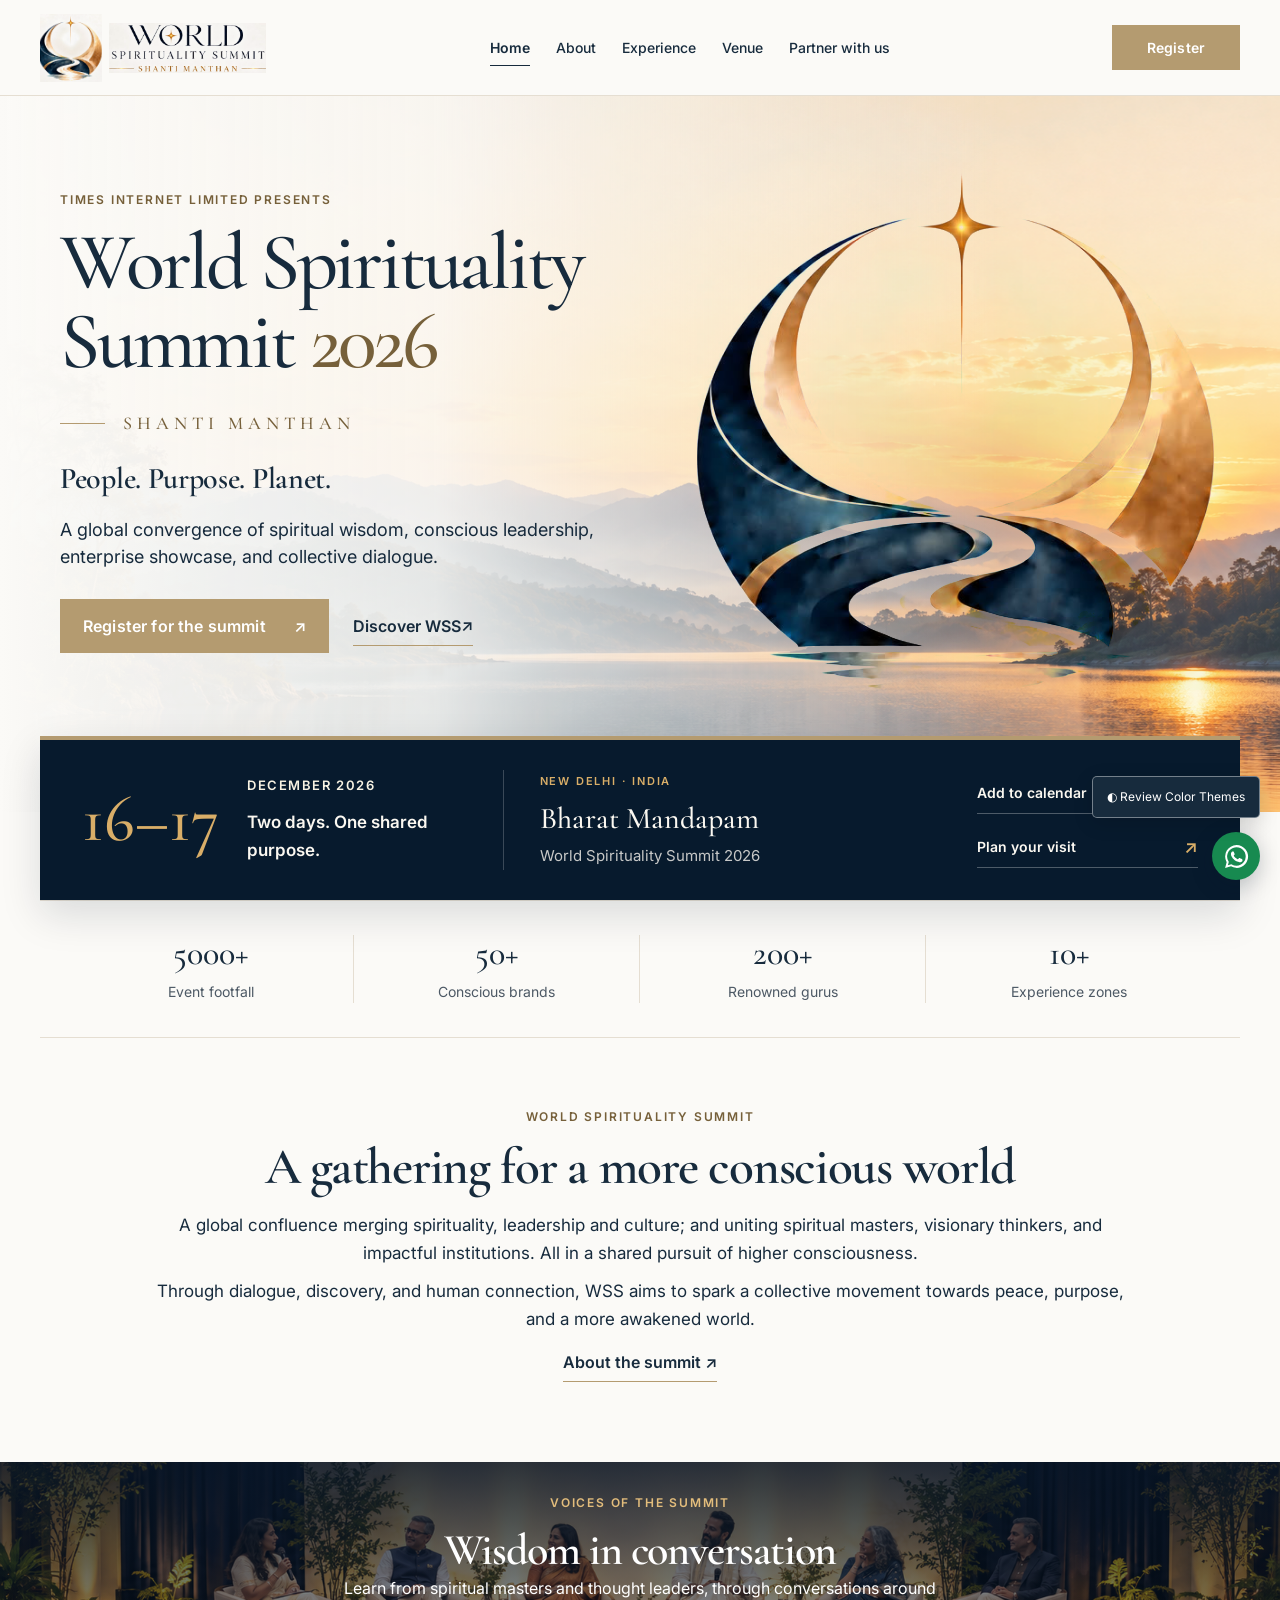
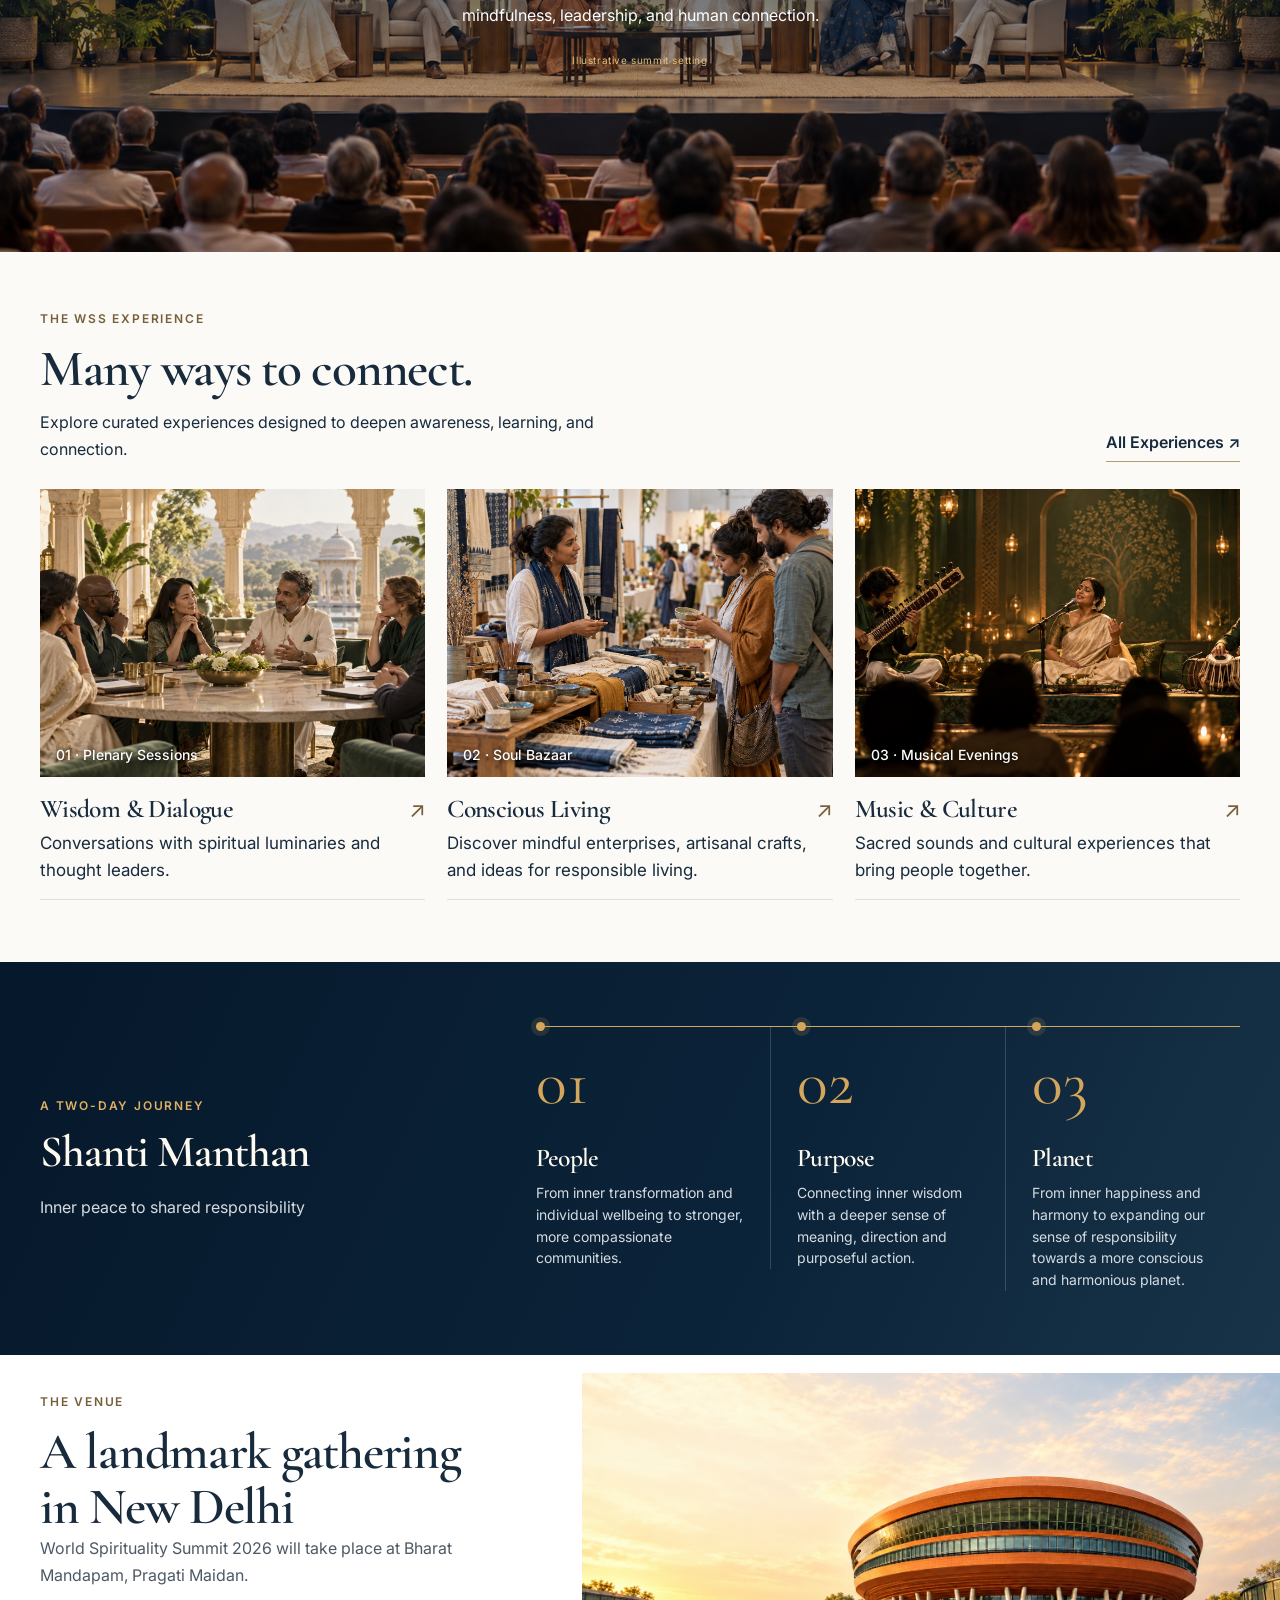
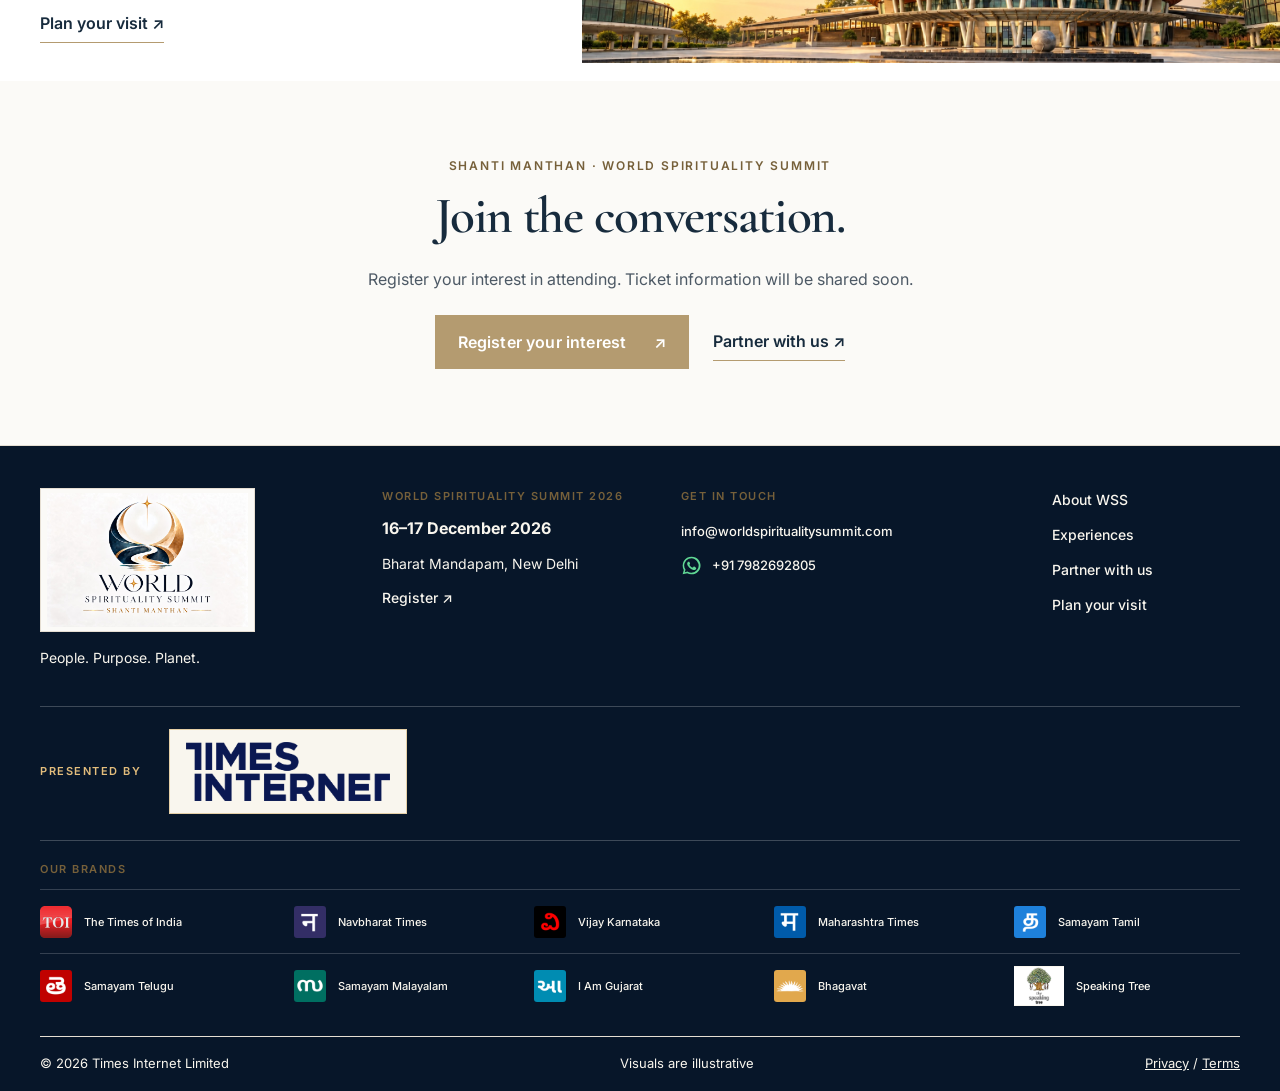
<file: index.html>
<!-- WSS 2026 - About the Summit - Built for GitHub Pages - Static HTML only -->
<!doctype html>
<html lang="en" data-design="immersive">
<head>
<meta charset="utf-8">
<meta name="viewport" content="width=device-width, initial-scale=1">
<title>Shanti Manthan - Chanting For Peace | WSS 2026</title>
<meta name="description" content="World Spirituality Summit 2026: Shanti Manthan - People. Purpose. Planet. Bharat Mandapam, New Delhi, 16-17 December 2026.">
<link rel="icon" href="./assets/images/logo-final.jpeg">
<script src="./assets/js/theme.js?v=layout-selector-4">
</script>
<script>
  (()=>{const valid=['immersive','luminous','editorial'];let saved;try{saved=localStorage.getItem('wss-design')}catch(_){}const requested=new URLSearchParams(location.search).get('design');document.documentElement.dataset.design=valid.includes(requested)?requested:valid.includes(saved)?saved:'immersive';})();
</script>
<link rel="preconnect" href="https://fonts.googleapis.com">
<link rel="preconnect" href="https://fonts.gstatic.com" crossorigin>
<link href="https://fonts.googleapis.com/css2?family=Inter:wght@400;500;600;700&family=Cormorant+Garamond:wght@400;500;600;700&display=swap" rel="stylesheet">
<link rel="stylesheet" href="./assets/css/themes.css">
<link rel="stylesheet" href="./assets/css/style.css">
<link rel="stylesheet" href="./assets/css/components.css">
<link rel="stylesheet" href="./assets/css/editorial.css">
<link rel="stylesheet" href="./assets/css/ad-free.css">

<link rel="stylesheet" href="./assets/css/premium.css">
<link rel="stylesheet" href="./assets/css/layout.css">
<link rel="stylesheet" href="./assets/css/commerce.css">
<link rel="stylesheet" href="./assets/css/brand.css">
<script src="./assets/js/launch.js?v=forms-3"></script>

<link rel="stylesheet" href="./assets/css/site-refinement.css?v=register-2">
<link rel="stylesheet" href="./assets/css/premium-design.css?v=art-direction-3">
<link rel="stylesheet" href="./assets/css/event-presentation.css?v=4">
<link rel="stylesheet" href="./assets/css/cohesive.css?v=13">
<link rel="stylesheet" href="./assets/css/home-concept.css?v=1">
<link rel="stylesheet" href="./assets/css/home-restoration.css?v=12">
<link rel="stylesheet" href="./assets/css/page-quality.css?v=10">
</head>
<body id="page-top" data-page="index">
<div data-site-header></div>
<main id="main" class="summit-home">
<section class="summit-hero" aria-labelledby="home-title"><div class="hero-landscape" aria-hidden="true"></div><div class="summit-hero-inner"><div class="summit-copy"><p class="summit-label">TIMES INTERNET LIMITED PRESENTS</p><h1 id="home-title">World Spirituality<br>Summit <em>2026</em></h1><p class="summit-mantra"><span></span>SHANTI MANTHAN</p><h2>People. Purpose. Planet.</h2><p class="summit-summary">A global convergence of spiritual wisdom, conscious leadership, enterprise showcase, and collective dialogue.</p><div class="summit-actions"><a class="button" href="./register.html?reason=attend">Register for the summit<span aria-hidden="true">↗</span></a><a class="summit-text-link" href="#discover">Discover WSS<span aria-hidden="true">↗</span></a></div></div><div class="summit-emblem" aria-hidden="true"><img src="./assets/images/logo-final.png" alt="" width="1536" height="1024" fetchpriority="high"></div></div><div class="hero-ribbon" aria-hidden="true"></div></section>
<section class="summit-event-band" aria-label="Summit date and venue"><div class="summit-event-date"><strong>16–17</strong><div><span class="summit-label">DECEMBER 2026</span><b>Two days. One shared purpose.</b></div></div><div class="summit-event-place"><span class="summit-label">NEW DELHI · INDIA</span><strong>Bharat Mandapam</strong><span>World Spirituality Summit 2026</span></div><div class="summit-event-actions"><a href="./assets/wss-2026.ics" download>Add to calendar <span aria-hidden="true">+</span></a><a href="./venue.html">Plan your visit <span aria-hidden="true">↗</span></a></div></section>
<section class="summit-numbers" aria-label="Expected summit scale"><div><strong>5000+</strong><span>Event footfall</span></div><div><strong>50+</strong><span>Conscious brands</span></div><div><strong>200+</strong><span>Renowned gurus</span></div><div><strong>10+</strong><span>Experience zones</span></div></section>
<section class="summit-about" id="discover"><div><p class="summit-label">WORLD SPIRITUALITY SUMMIT</p><h2>A gathering for a more conscious world</h2></div><div><p>A global confluence merging spirituality, leadership and culture; and uniting spiritual masters, visionary thinkers, and impactful institutions. All in a shared pursuit of higher consciousness.</p><p>Through dialogue, discovery, and human connection, WSS aims to spark a collective movement towards peace, purpose, and a more awakened world.</p><a class="summit-text-link" href="./about.html">About the summit <span aria-hidden="true">↗</span></a></div></section>
<section class="summit-voices"><div class="voices-copy"><p class="summit-label">VOICES OF THE SUMMIT</p><h2>Wisdom in conversation</h2><p>Learn from spiritual masters and thought leaders, through conversations around mindfulness, leadership, and human connection.</p><span class="illustration-note">Illustrative summit setting</span></div><img src="./assets/images/summit-conversation.png" alt="Illustrative panel conversation at a summit" width="1536" height="1024" loading="lazy"></section>
<section class="summit-experiences"><div class="summit-section-head"><div><p class="summit-label">THE WSS EXPERIENCE</p><h2>Many ways to connect.</h2><p>Explore curated experiences designed to deepen awareness, learning, and connection.</p></div><a class="summit-text-link" href="./experience.html">All Experiences <span aria-hidden="true">↗</span></a></div><div class="summit-experience-grid"><a class="summit-experience" href="./experience.html"><div class="experience-photo"><img src="./assets/images/dialogue.jpg" alt="Audience at a plenary session" width="1536" height="1024" loading="lazy"><span>01 · Plenary Sessions</span></div><h3>Wisdom &amp; Dialogue</h3><p>Conversations with spiritual luminaries and thought leaders.</p></a><a class="summit-experience" href="./experience.html"><div class="experience-photo"><img src="./assets/images/bazaar-editorial.jpg" alt="Conscious craft marketplace" width="1536" height="1024" loading="lazy"><span>02 · Soul Bazaar</span></div><h3>Conscious Living</h3><p>Discover mindful enterprises, artisanal crafts, and ideas for responsible living.</p></a><a class="summit-experience" href="./experience.html"><div class="experience-photo"><img src="./assets/images/music.jpg" alt="Musical performance at an evening gathering" width="1536" height="1024" loading="lazy"><span>03 · Musical Evenings</span></div><h3>Music &amp; Culture</h3><p>Sacred sounds and cultural experiences that bring people together.</p></a></div></section>
<section class="summit-journey"><div class="journey-intro"><p class="summit-label">A TWO-DAY JOURNEY</p><h2>Shanti Manthan</h2><p>Inner peace to shared responsibility</p></div><div class="journey-chapters"><article class="journey-chapter"><span>01</span><div><h3>People</h3><p>From inner transformation and individual wellbeing to stronger, more compassionate communities.</p></div></article><article class="journey-chapter"><span>02</span><div><h3>Purpose</h3><p>Connecting inner wisdom with a deeper sense of meaning, direction and purposeful action.</p></div></article><article class="journey-chapter"><span>03</span><div><h3>Planet</h3><p>From inner happiness and harmony to expanding our sense of responsibility towards a more conscious and harmonious planet.</p></div></article></div></section>
<section class="summit-setting"><div><p class="summit-label">THE VENUE</p><h2>A landmark gathering in New Delhi</h2><p>World Spirituality Summit 2026 will take place at Bharat Mandapam, Pragati Maidan.</p><a class="summit-text-link" href="./venue.html">Plan your visit <span aria-hidden="true">↗</span></a></div><img src="./assets/images/venue-hero.jpg" alt="Bharat Mandapam, New Delhi" width="1536" height="1024" loading="lazy"></section>
<section class="summit-participate"><p class="summit-label">SHANTI MANTHAN · WORLD SPIRITUALITY SUMMIT</p><h2>Join the conversation.</h2><p>Register your interest in attending. Ticket information will be shared soon.</p><div class="summit-actions"><a class="button" href="./register.html?reason=attend">Register your interest <span aria-hidden="true">↗</span></a><a class="summit-text-link" href="./partners.html">Partner with us <span aria-hidden="true">↗</span></a></div></section>
</main>
<div data-site-footer></div>
</div>


<a class="mobile-cta button" href="./register.html?reason=attend">Register your interest</a>
<div data-site-overlays></div>
<script src="./assets/js/site-shell.js?v=8" defer></script>
<script src="./assets/js/nav.js?v=2" defer>
</script>
<script src="./assets/js/tabs.js" defer>
</script>
<script src="./assets/js/modal.js" defer>
</script>
<script src="./assets/js/seating.js" defer>
</script>
<script src="./assets/js/tickets.js" defer>
</script>
<script src="./assets/js/motion.js" defer>
</script>
<script src="./assets/js/premium.js" defer></script>
<script src="./assets/js/design-motion.js?v=art-direction-2" defer></script>
<script src="./assets/js/event-interactions.js?v=4" defer></script>
<a class="ux-up" href="#page-top" aria-label="Scroll to top"><span aria-hidden="true">↑</span></a>
<script src="./assets/js/cohesive.js?v=5" defer></script>
<script src="./assets/js/home-reveal.js?v=1" defer></script>
</body>
</html>
</file>
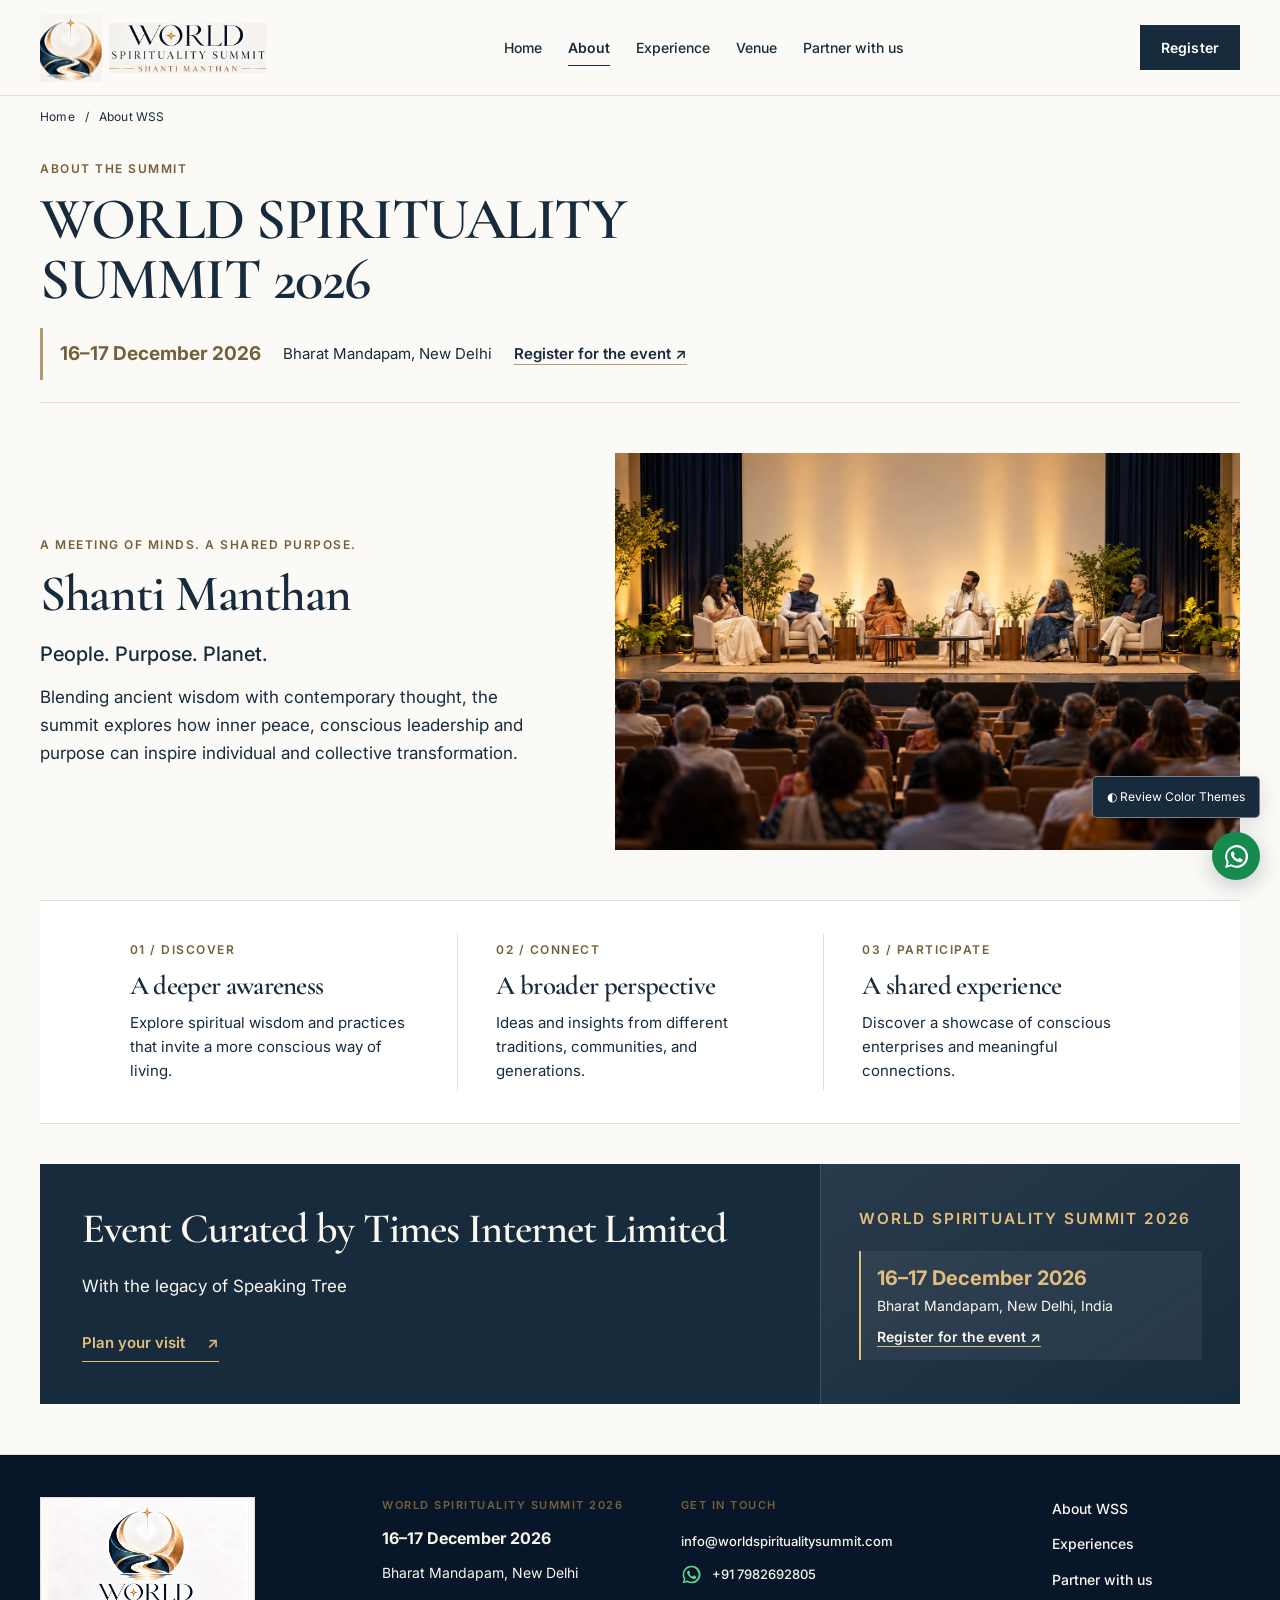
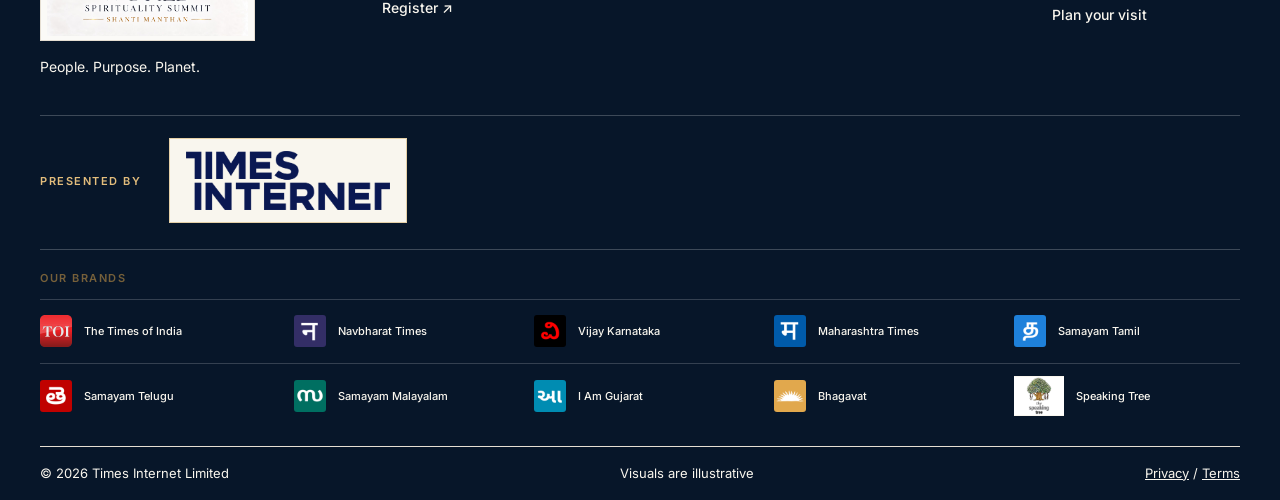
<file: about.html>
<!-- WSS 2026 - About the Summit - Built for GitHub Pages - Static HTML only -->
<!doctype html>
<html lang="en">
<head>
<meta charset="utf-8">
<meta name="viewport" content="width=device-width, initial-scale=1">
<title>About the Summit | WSS 2026</title>
<meta name="description" content="World Spirituality Summit 2026: Shanti Manthan - People. Purpose. Planet. Bharat Mandapam, New Delhi, 16-17 December 2026.">
<link rel="icon" href="./assets/images/logo-final.jpeg">
<script src="./assets/js/theme.js?v=layout-selector-4">
</script>
<link rel="preconnect" href="https://fonts.googleapis.com">
<link rel="preconnect" href="https://fonts.gstatic.com" crossorigin>
<link href="https://fonts.googleapis.com/css2?family=Inter:wght@400;500;600;700&family=Cormorant+Garamond:wght@400;500;600;700&display=swap" rel="stylesheet">
<link rel="stylesheet" href="./assets/css/themes.css">
<link rel="stylesheet" href="./assets/css/style.css">
<link rel="stylesheet" href="./assets/css/components.css">
<link rel="stylesheet" href="./assets/css/editorial.css">
<link rel="stylesheet" href="./assets/css/ad-free.css">

<link rel="stylesheet" href="./assets/css/premium.css">
<link rel="stylesheet" href="./assets/css/layout.css">
<link rel="stylesheet" href="./assets/css/commerce.css">
<link rel="stylesheet" href="./assets/css/brand.css">
<script src="./assets/js/launch.js?v=forms-3"></script>

<link rel="stylesheet" href="./assets/css/site-refinement.css?v=register-2">
<link rel="stylesheet" href="./assets/css/premium-design.css?v=art-direction-3">
<link rel="stylesheet" href="./assets/css/event-presentation.css?v=4">
<link rel="stylesheet" href="./assets/css/cohesive.css?v=13">
<link rel="stylesheet" href="./assets/css/page-quality.css?v=5">
</head>
<body id="page-top" data-page="about">
<div data-site-header></div>
<main id="main" class="pd">
<section class="pd-wrap about-opening"><div><p class="pd-label">ABOUT THE SUMMIT</p><h1>WORLD SPIRITUALITY SUMMIT 2026</h1><a class="about-date" href="./register.html?reason=attend" aria-label="Register for the event: 16 and 17 December 2026 at Bharat Mandapam, New Delhi"><strong>16–17 December 2026</strong><span>Bharat Mandapam, New Delhi</span><span class="about-date-action">Register for the event <span aria-hidden="true">↗</span></span></a></div></section>
<section class="pd-wrap about-introduction"><div><p class="pd-label">A MEETING OF MINDS. A SHARED PURPOSE.</p><h2>Shanti Manthan</h2><p class="about-deck">People. Purpose. Planet.</p><p>Blending ancient wisdom with contemporary thought, the summit explores how inner peace, conscious leadership and purpose can inspire individual and collective transformation.</p></div><img src="./assets/images/summit-conversation.png" alt="Illustrative summit conversation" width="1536" height="1024" loading="lazy"></section>
<section class="pd-about-principles pd-wrap"><article><p class="pd-label">01 / DISCOVER</p><h3>A deeper awareness</h3><p>Explore spiritual wisdom and practices that invite a more conscious way of living.</p></article><article><p class="pd-label">02 / CONNECT</p><h3>A broader perspective</h3><p>Ideas and insights from different traditions, communities, and generations.</p></article><article><p class="pd-label">03 / PARTICIPATE</p><h3>A shared experience</h3><p>Discover a showcase of conscious enterprises and meaningful connections.</p></article></section>
<section class="ev-curator pd-wrap"><div><h2>Event Curated by Times Internet Limited</h2><p>With the legacy of Speaking Tree</p><div class="about-curator-actions"><a class="pd-link pd-link-secondary" href="./venue.html">Plan your visit <span aria-hidden="true">↗</span></a></div></div><aside><span>WORLD SPIRITUALITY SUMMIT 2026</span><a class="about-curator-visit" href="./register.html?reason=attend" aria-label="Register for the event: 16 and 17 December 2026 at Bharat Mandapam, New Delhi"><span class="about-curator-date">16–17 December 2026</span><span>Bharat Mandapam, New Delhi, India</span><span class="about-curator-action">Register for the event <span aria-hidden="true">↗</span></span></a></aside></section></main>
<div data-site-footer></div>
</div>


<div data-site-overlays></div>
<script src="./assets/js/site-shell.js?v=8" defer></script>
<script src="./assets/js/nav.js?v=2" defer>
</script>
<script src="./assets/js/tabs.js" defer>
</script>
<script src="./assets/js/modal.js" defer>
</script>
<script src="./assets/js/seating.js" defer>
</script>
<script src="./assets/js/tickets.js" defer>
</script>
<script src="./assets/js/motion.js" defer>
</script>
<script src="./assets/js/premium.js" defer></script>
<script src="./assets/js/design-motion.js?v=art-direction-2" defer></script>
<script src="./assets/js/event-interactions.js?v=4" defer></script>
<a class="ux-up" href="#page-top" aria-label="Scroll to top"><span aria-hidden="true">↑</span></a>
<script src="./assets/js/cohesive.js?v=5" defer></script>
</body>
</html>
</file>
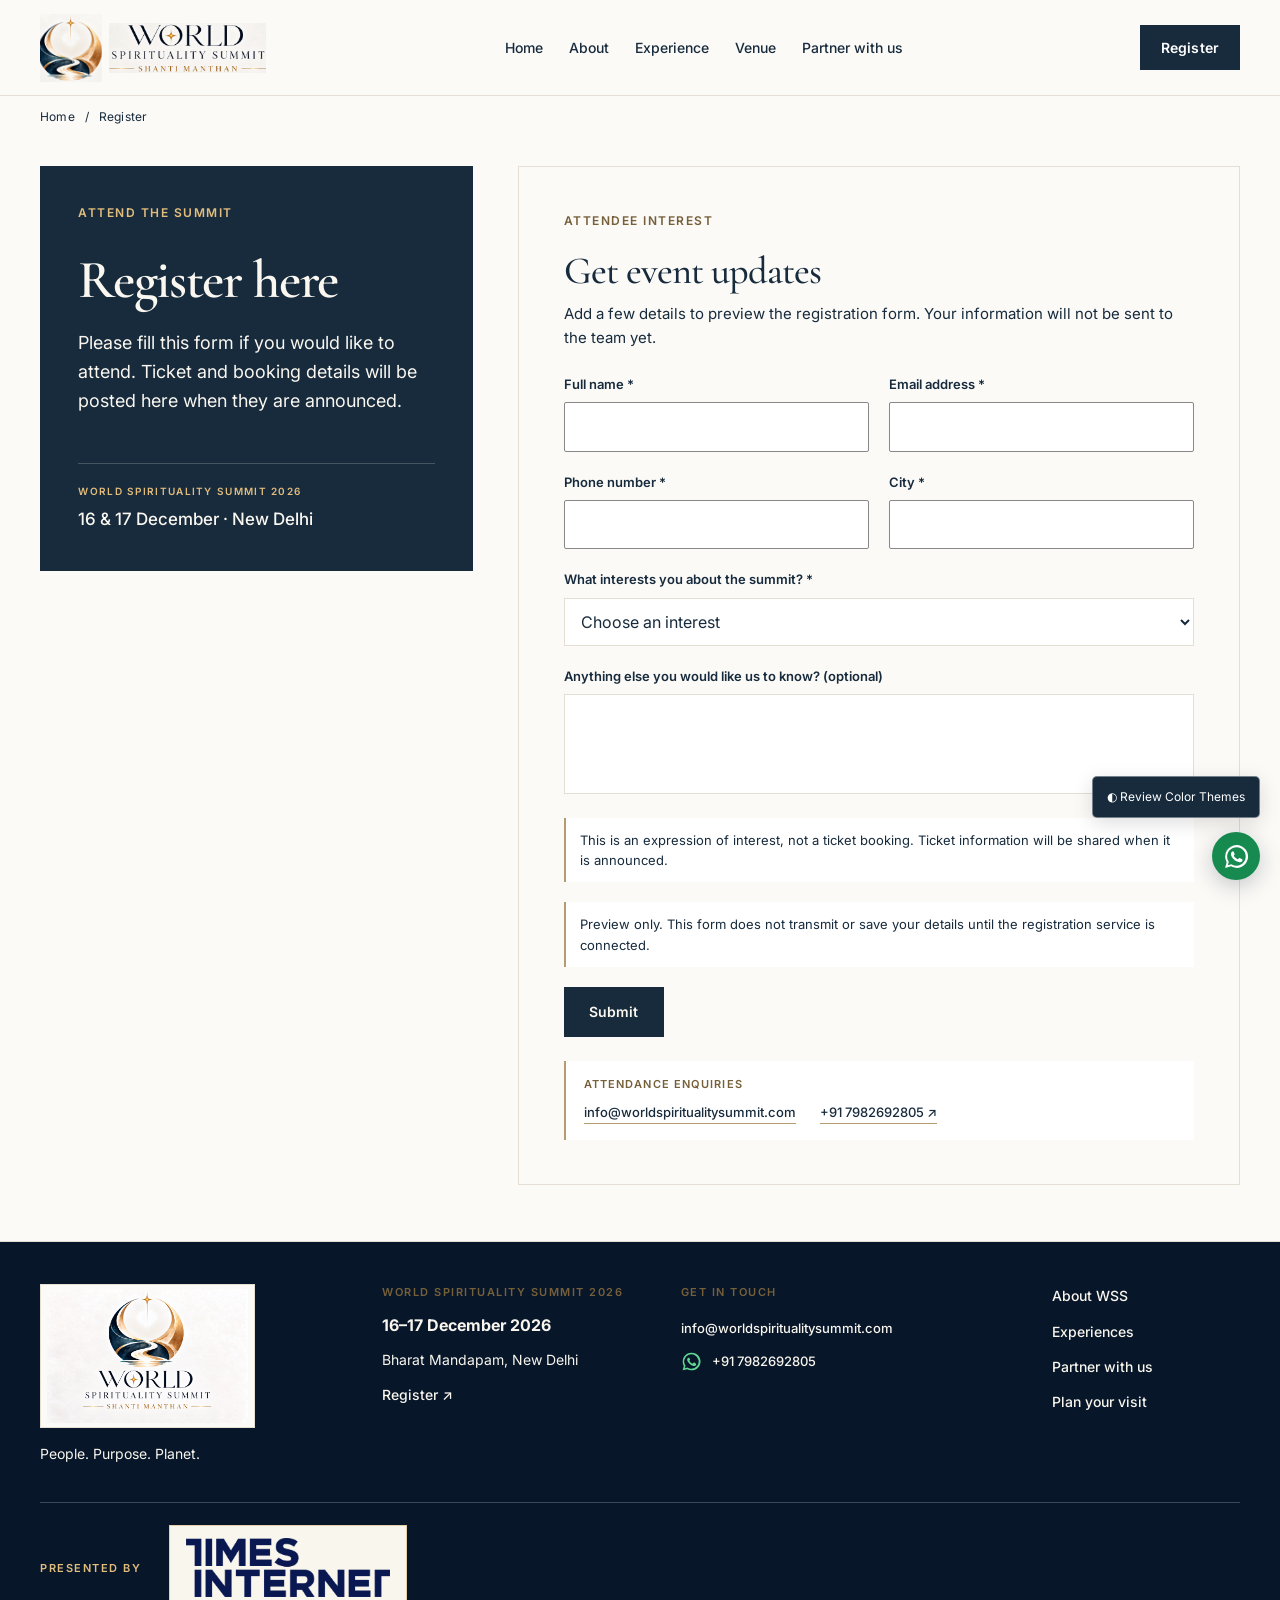
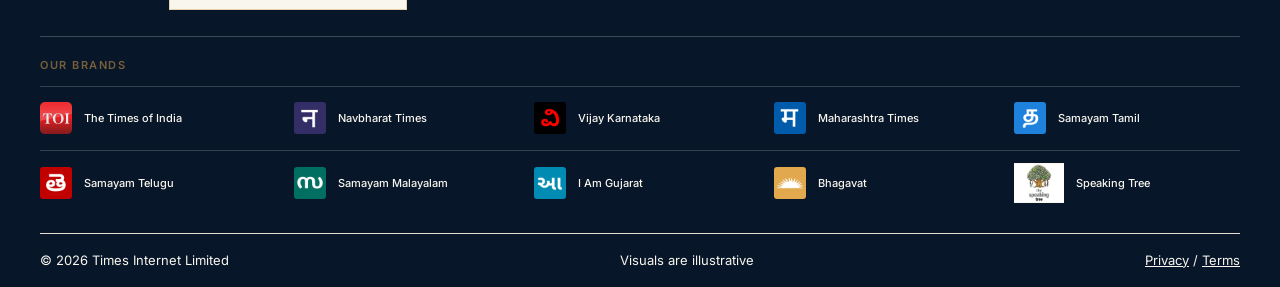
<file: contact.html>
<!doctype html><html lang="en"><head><meta charset="utf-8"><meta name="viewport" content="width=device-width, initial-scale=1"><title>Register interest | WSS 2026</title><meta http-equiv="refresh" content="0;url=./register.html"><link rel="canonical" href="./register.html"><script>location.replace('./register.html'+location.search+location.hash)</script></head><body><p>Continue to <a href="./register.html">Register your interest</a>.</p></body></html>
</file>
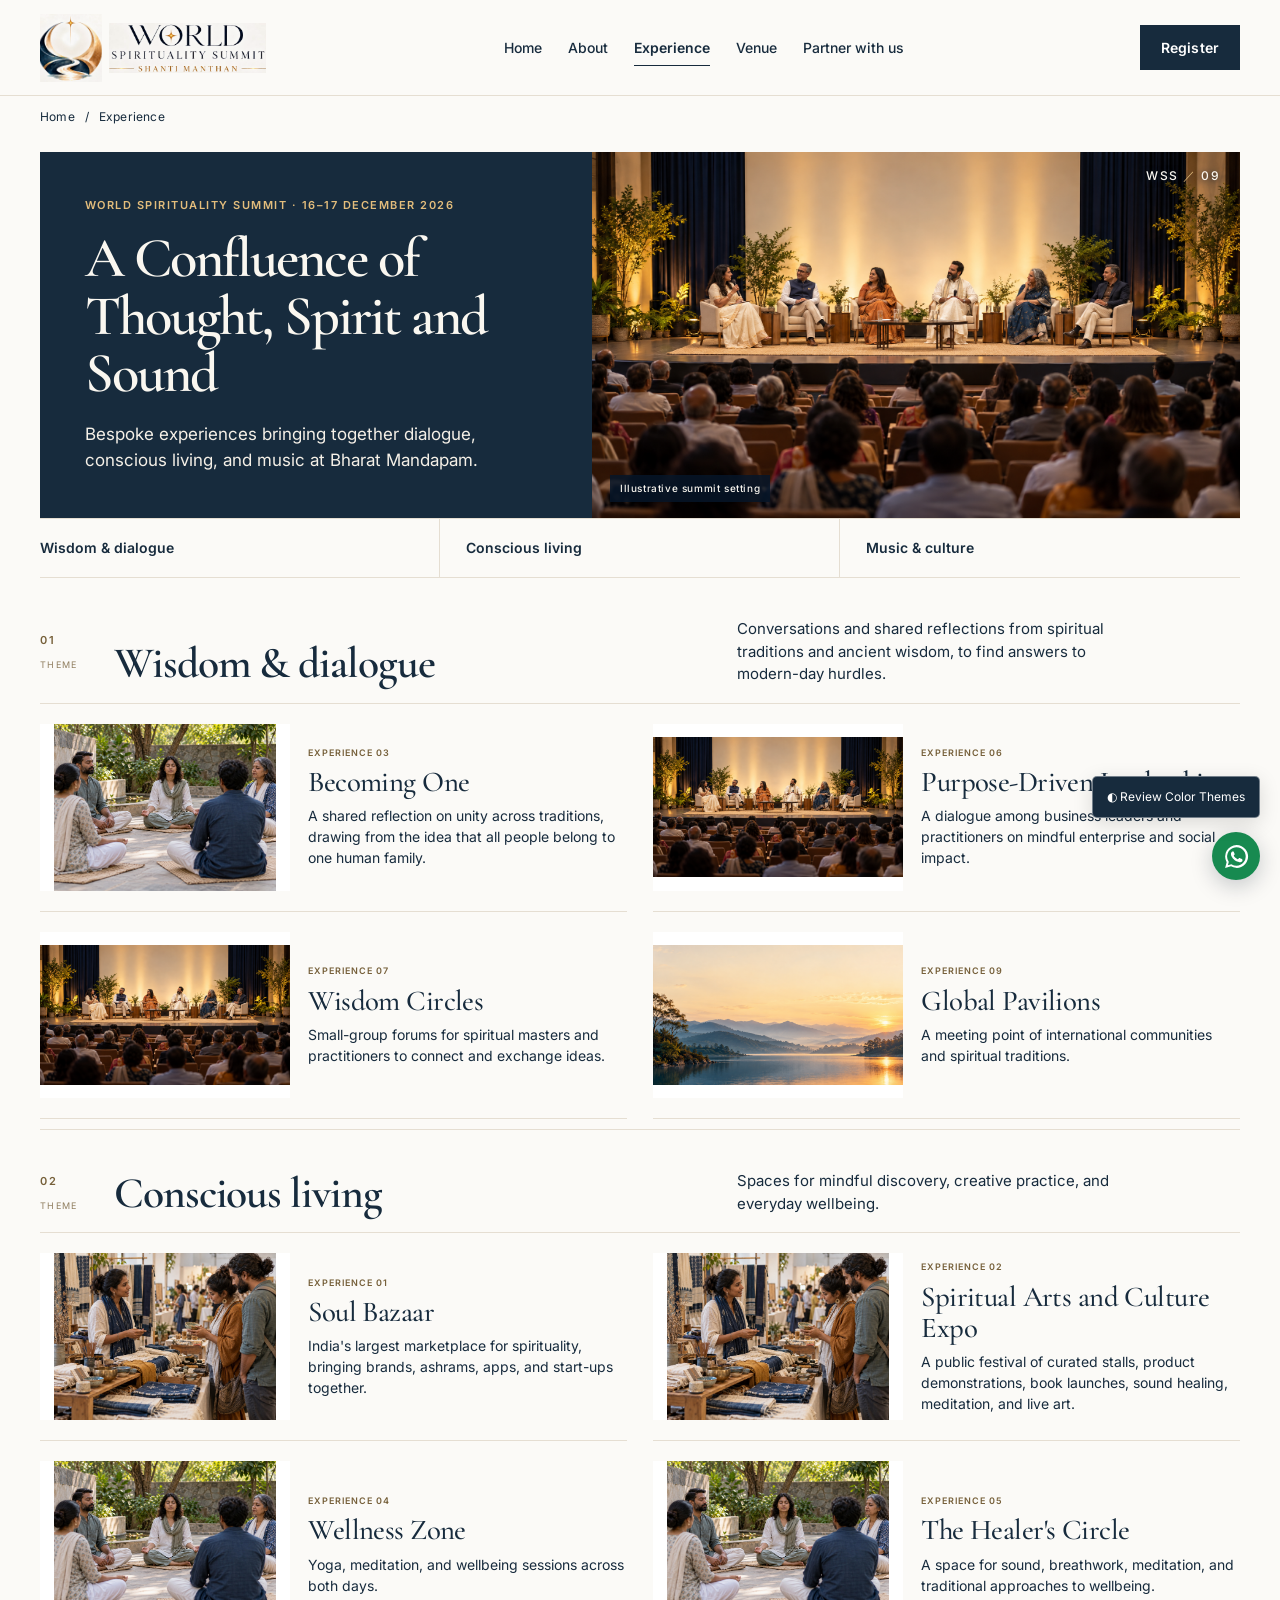
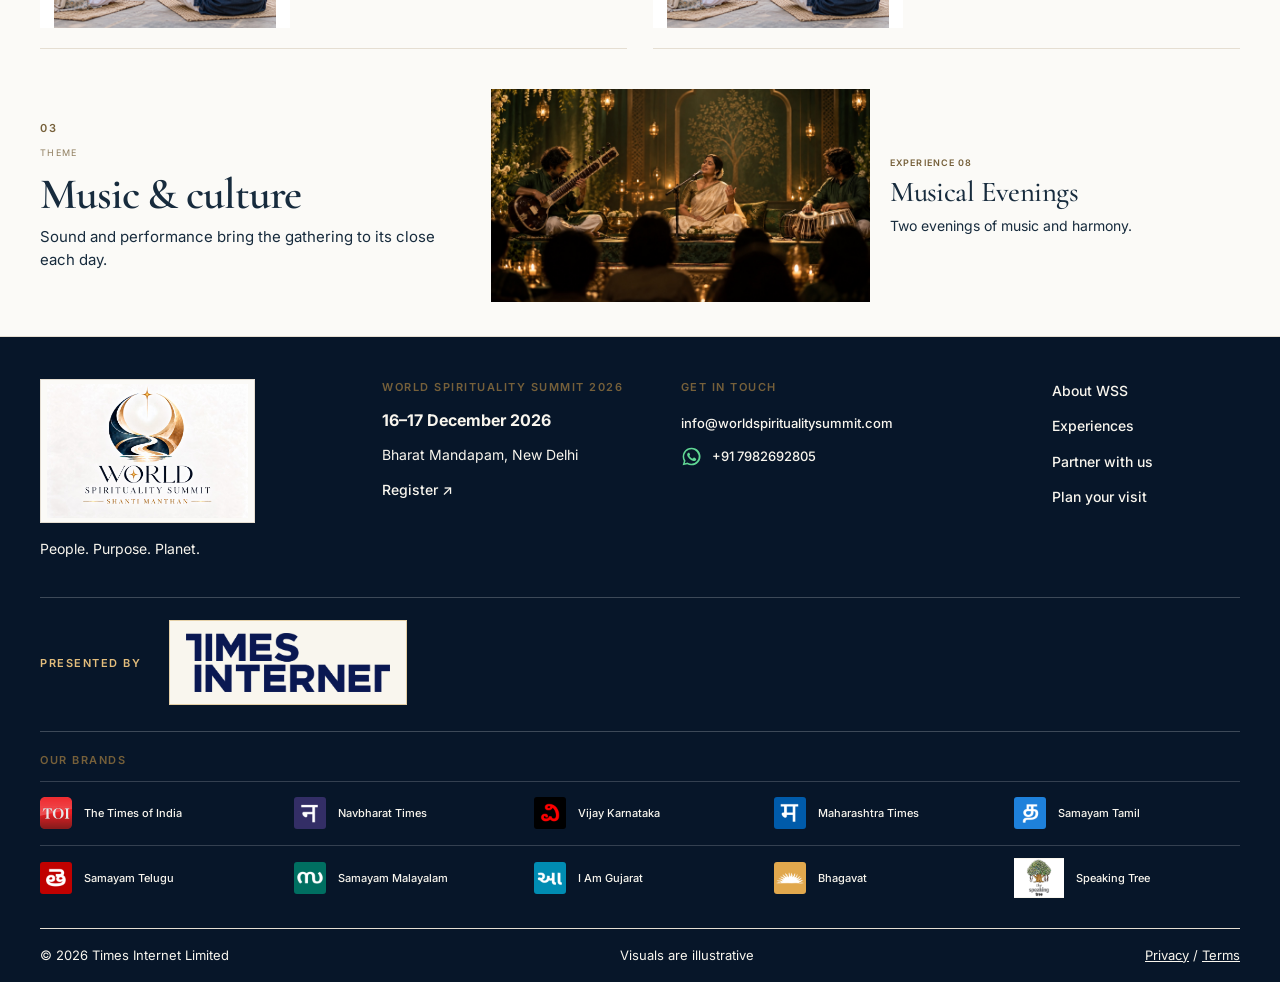
<file: experience.html>
<!-- WSS 2026 - The WSS Experience - Built for GitHub Pages - Static HTML only -->
<!doctype html>
<html lang="en">
<head>
<meta charset="utf-8">
<meta name="viewport" content="width=device-width, initial-scale=1">
<title>The WSS Experience | WSS 2026</title>
<meta name="description" content="World Spirituality Summit 2026: Shanti Manthan - People. Purpose. Planet. Bharat Mandapam, New Delhi, 16-17 December 2026.">
<link rel="icon" href="./assets/images/logo-final.jpeg">
<script src="./assets/js/theme.js?v=layout-selector-4">
</script>
<link rel="preconnect" href="https://fonts.googleapis.com">
<link rel="preconnect" href="https://fonts.gstatic.com" crossorigin>
<link href="https://fonts.googleapis.com/css2?family=Inter:wght@400;500;600;700&family=Cormorant+Garamond:wght@400;500;600;700&display=swap" rel="stylesheet">
<link rel="stylesheet" href="./assets/css/themes.css">
<link rel="stylesheet" href="./assets/css/style.css">
<link rel="stylesheet" href="./assets/css/components.css">
<link rel="stylesheet" href="./assets/css/editorial.css">
<link rel="stylesheet" href="./assets/css/ad-free.css">

<link rel="stylesheet" href="./assets/css/premium.css">
<link rel="stylesheet" href="./assets/css/layout.css">
<link rel="stylesheet" href="./assets/css/commerce.css">
<link rel="stylesheet" href="./assets/css/brand.css">
<script src="./assets/js/launch.js?v=forms-3"></script>

<link rel="stylesheet" href="./assets/css/site-refinement.css?v=register-2">
<link rel="stylesheet" href="./assets/css/premium-design.css?v=art-direction-3">
<link rel="stylesheet" href="./assets/css/event-presentation.css?v=4">
<link rel="stylesheet" href="./assets/css/cohesive.css?v=13">
<link rel="stylesheet" href="./assets/css/experience-editorial.css?v=5">
</head>
<body id="page-top" data-page="experience">
<div data-site-header></div>
<main id="main" class="experience-page">
<section class="experience-opening pd-wrap" aria-labelledby="experience-title">
<div class="experience-opening-copy"><p class="pd-label">WORLD SPIRITUALITY SUMMIT · 16–17 DECEMBER 2026</p><h1 id="experience-title">A Confluence of<br>Thought, Spirit and Sound</h1><p>Bespoke experiences bringing together dialogue, conscious living, and music at Bharat Mandapam.</p></div>
<figure class="experience-opening-image"><img src="./assets/images/summit-conversation.png" alt="Illustrative summit conversation across the main stage" width="1536" height="1024" fetchpriority="high"><figcaption>Illustrative summit setting</figcaption><span class="experience-opening-index" aria-hidden="true">WSS <i>／</i> 09</span></figure>
</section>
<nav class="experience-index pd-wrap" aria-label="Jump to an experience theme"><a href="#wisdom">Wisdom &amp; dialogue</a><a href="#living">Conscious living</a><a href="#culture">Music &amp; culture</a></nav>
<div class="experience-programme pd-wrap">
<section class="experience-theme" id="wisdom" aria-labelledby="wisdom-title"><header class="experience-theme-heading"><p class="pd-label">01 <span>THEME</span></p><div><h2 id="wisdom-title">Wisdom &amp; dialogue</h2><p>Conversations and shared reflections from spiritual traditions and ancient wisdom, to find answers to modern-day hurdles.</p></div></header>
<div class="experience-stories">
<article class="experience-story"><figure><img src="./assets/images/mindfulness-editorial.jpg" alt="Illustrative image of a contemplative shared space" width="1536" height="1024" loading="lazy"></figure><div class="experience-story-copy"><p class="pd-label">EXPERIENCE 03</p><h3>Becoming One</h3><p>A shared reflection on unity across traditions, drawing from the idea that all people belong to one human family.</p></div></article>
<article class="experience-story"><figure><img src="./assets/images/summit-conversation.png" alt="Illustrative image of a summit conversation" width="1536" height="1024" loading="lazy"></figure><div class="experience-story-copy"><p class="pd-label">EXPERIENCE 06</p><h3>Purpose-Driven Leadership</h3><p>A dialogue among business leaders and practitioners on mindful enterprise and social impact.</p></div></article>
<article class="experience-story"><figure><img src="./assets/images/summit-conversation.png" alt="Illustrative image of a forum discussion" width="1536" height="1024" loading="lazy"></figure><div class="experience-story-copy"><p class="pd-label">EXPERIENCE 07</p><h3>Wisdom Circles</h3><p>Small-group forums for spiritual masters and practitioners to connect and exchange ideas.</p></div></article>
<article class="experience-story"><figure><img src="./assets/images/summit-landscape.png" alt="Illustrative image of an international gathering" width="1672" height="941" loading="lazy"></figure><div class="experience-story-copy"><p class="pd-label">EXPERIENCE 09</p><h3>Global Pavilions</h3><p>A meeting point of international communities and spiritual traditions.</p></div></article>
</div></section>
<section class="experience-theme" id="living" aria-labelledby="living-title"><header class="experience-theme-heading"><p class="pd-label">02 <span>THEME</span></p><div><h2 id="living-title">Conscious living</h2><p>Spaces for mindful discovery, creative practice, and everyday wellbeing.</p></div></header>
<div class="experience-stories">
<article class="experience-story"><figure><img src="./assets/images/bazaar-editorial.jpg" alt="Illustrative image of a conscious craft marketplace" width="1536" height="1024" loading="lazy"></figure><div class="experience-story-copy"><p class="pd-label">EXPERIENCE 01</p><h3>Soul Bazaar</h3><p>India&#x27;s largest marketplace for spirituality, bringing brands, ashrams, apps, and start-ups together.</p></div></article>
<article class="experience-story"><figure><img src="./assets/images/bazaar-editorial.jpg" alt="Illustrative image of craft, art, and culture" width="1536" height="1024" loading="lazy"></figure><div class="experience-story-copy"><p class="pd-label">EXPERIENCE 02</p><h3>Spiritual Arts and Culture Expo</h3><p>A public festival of curated stalls, product demonstrations, book launches, sound healing, meditation, and live art.</p></div></article>
<article class="experience-story"><figure><img src="./assets/images/mindfulness-editorial.jpg" alt="Illustrative image of a wellbeing practice" width="1536" height="1024" loading="lazy"></figure><div class="experience-story-copy"><p class="pd-label">EXPERIENCE 04</p><h3>Wellness Zone</h3><p>Yoga, meditation, and wellbeing sessions across both days.</p></div></article>
<article class="experience-story"><figure><img src="./assets/images/mindfulness-editorial.jpg" alt="Illustrative image of a meditation practice" width="1536" height="1024" loading="lazy"></figure><div class="experience-story-copy"><p class="pd-label">EXPERIENCE 05</p><h3>The Healer&#x27;s Circle</h3><p>A space for sound, breathwork, meditation, and traditional approaches to wellbeing.</p></div></article>
</div></section>
<section class="experience-theme" id="culture" aria-labelledby="culture-title"><header class="experience-theme-heading"><p class="pd-label">03 <span>THEME</span></p><div><h2 id="culture-title">Music &amp; culture</h2><p>Sound and performance bring the gathering to its close each day.</p></div></header>
<div class="experience-stories"><article class="experience-story"><figure><img src="./assets/images/music.jpg" alt="Illustrative image of a musical performance" width="1672" height="941" loading="lazy"></figure><div class="experience-story-copy"><p class="pd-label">EXPERIENCE 08</p><h3>Musical Evenings</h3><p>Two evenings of music and harmony.</p></div></article></div></section>
</div>
</main>
<div data-site-footer></div>


<div data-site-overlays></div>
<script src="./assets/js/site-shell.js?v=8" defer></script>
<script src="./assets/js/nav.js?v=2" defer>
</script>
<script src="./assets/js/modal.js" defer>
</script>
<script src="./assets/js/seating.js" defer>
</script>
<script src="./assets/js/tickets.js" defer>
</script>
<script src="./assets/js/motion.js" defer>
</script>
<script src="./assets/js/premium.js" defer></script>
<script src="./assets/js/design-motion.js?v=art-direction-2" defer></script>
<script src="./assets/js/event-interactions.js?v=4" defer></script>
<a class="ux-up" href="#page-top" aria-label="Scroll to top"><span aria-hidden="true">↑</span></a>
<script src="./assets/js/cohesive.js?v=5" defer></script>
</body>
</html>
</file>
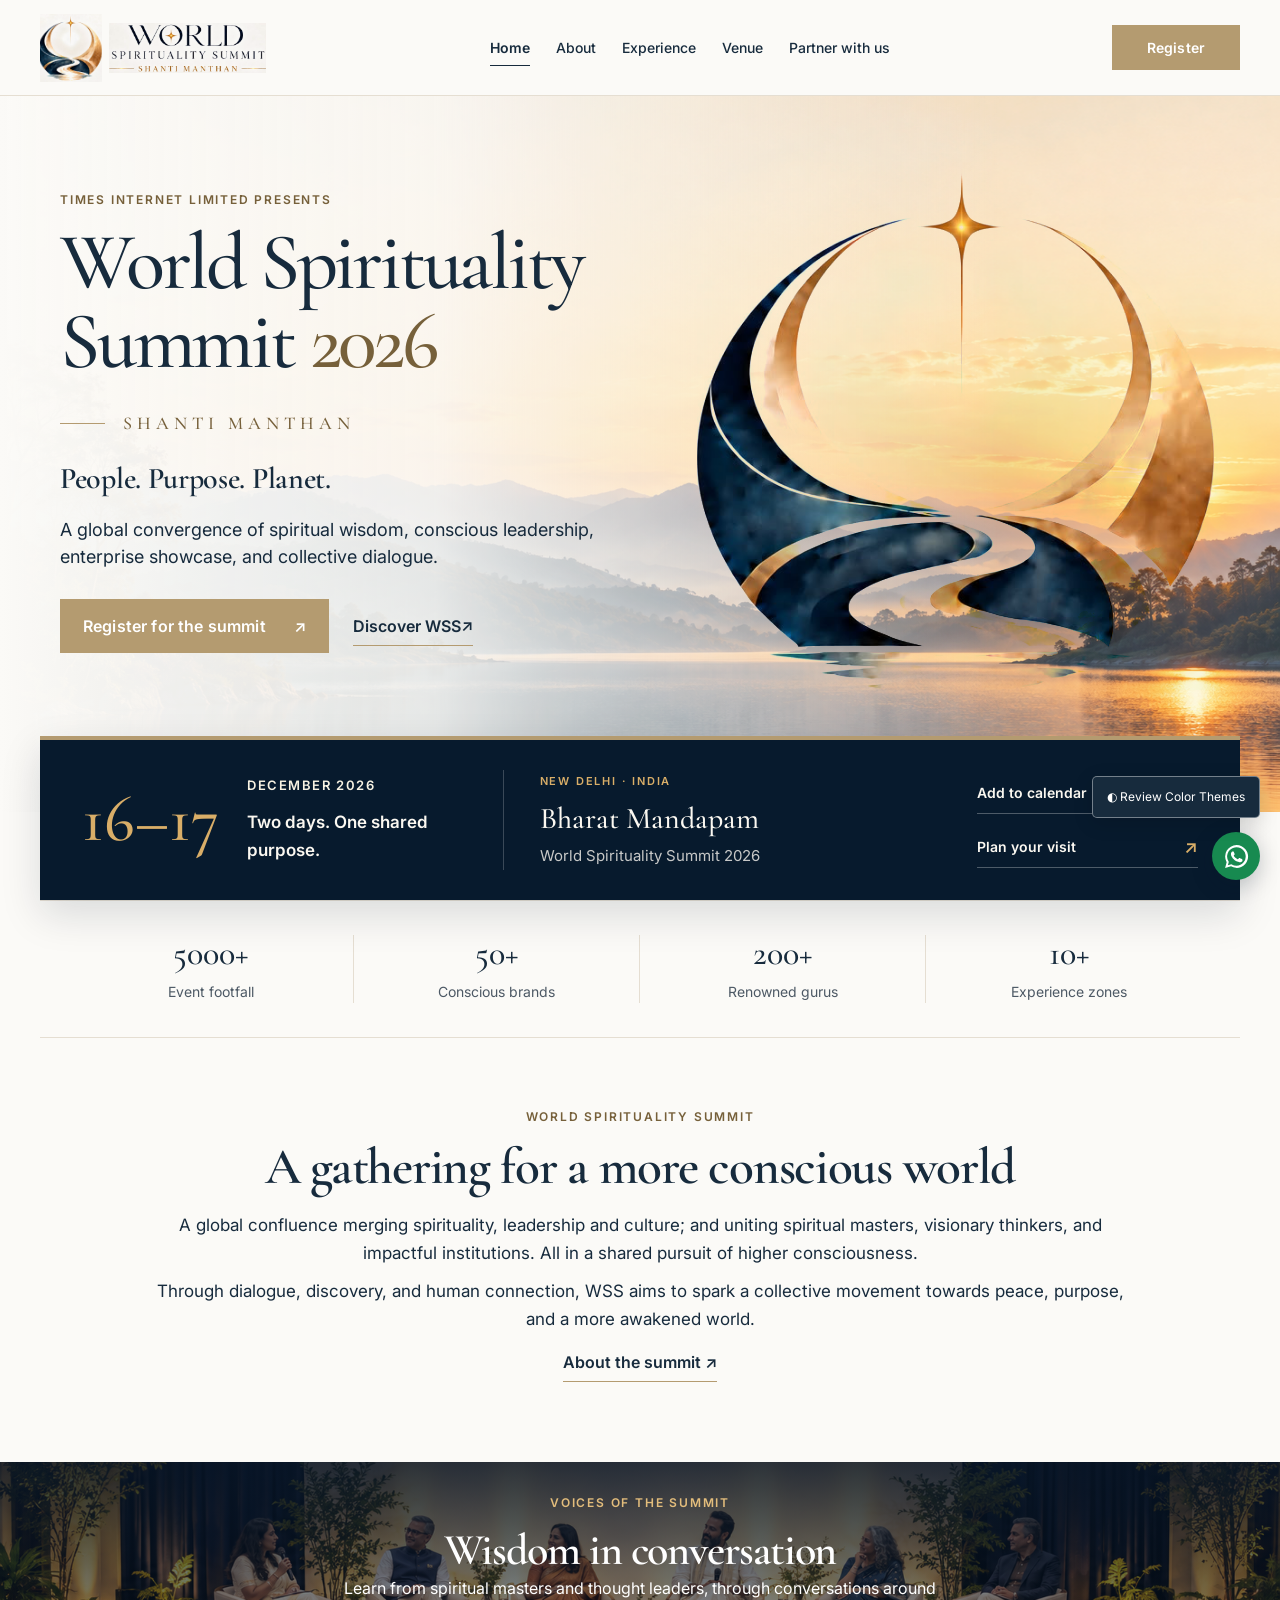
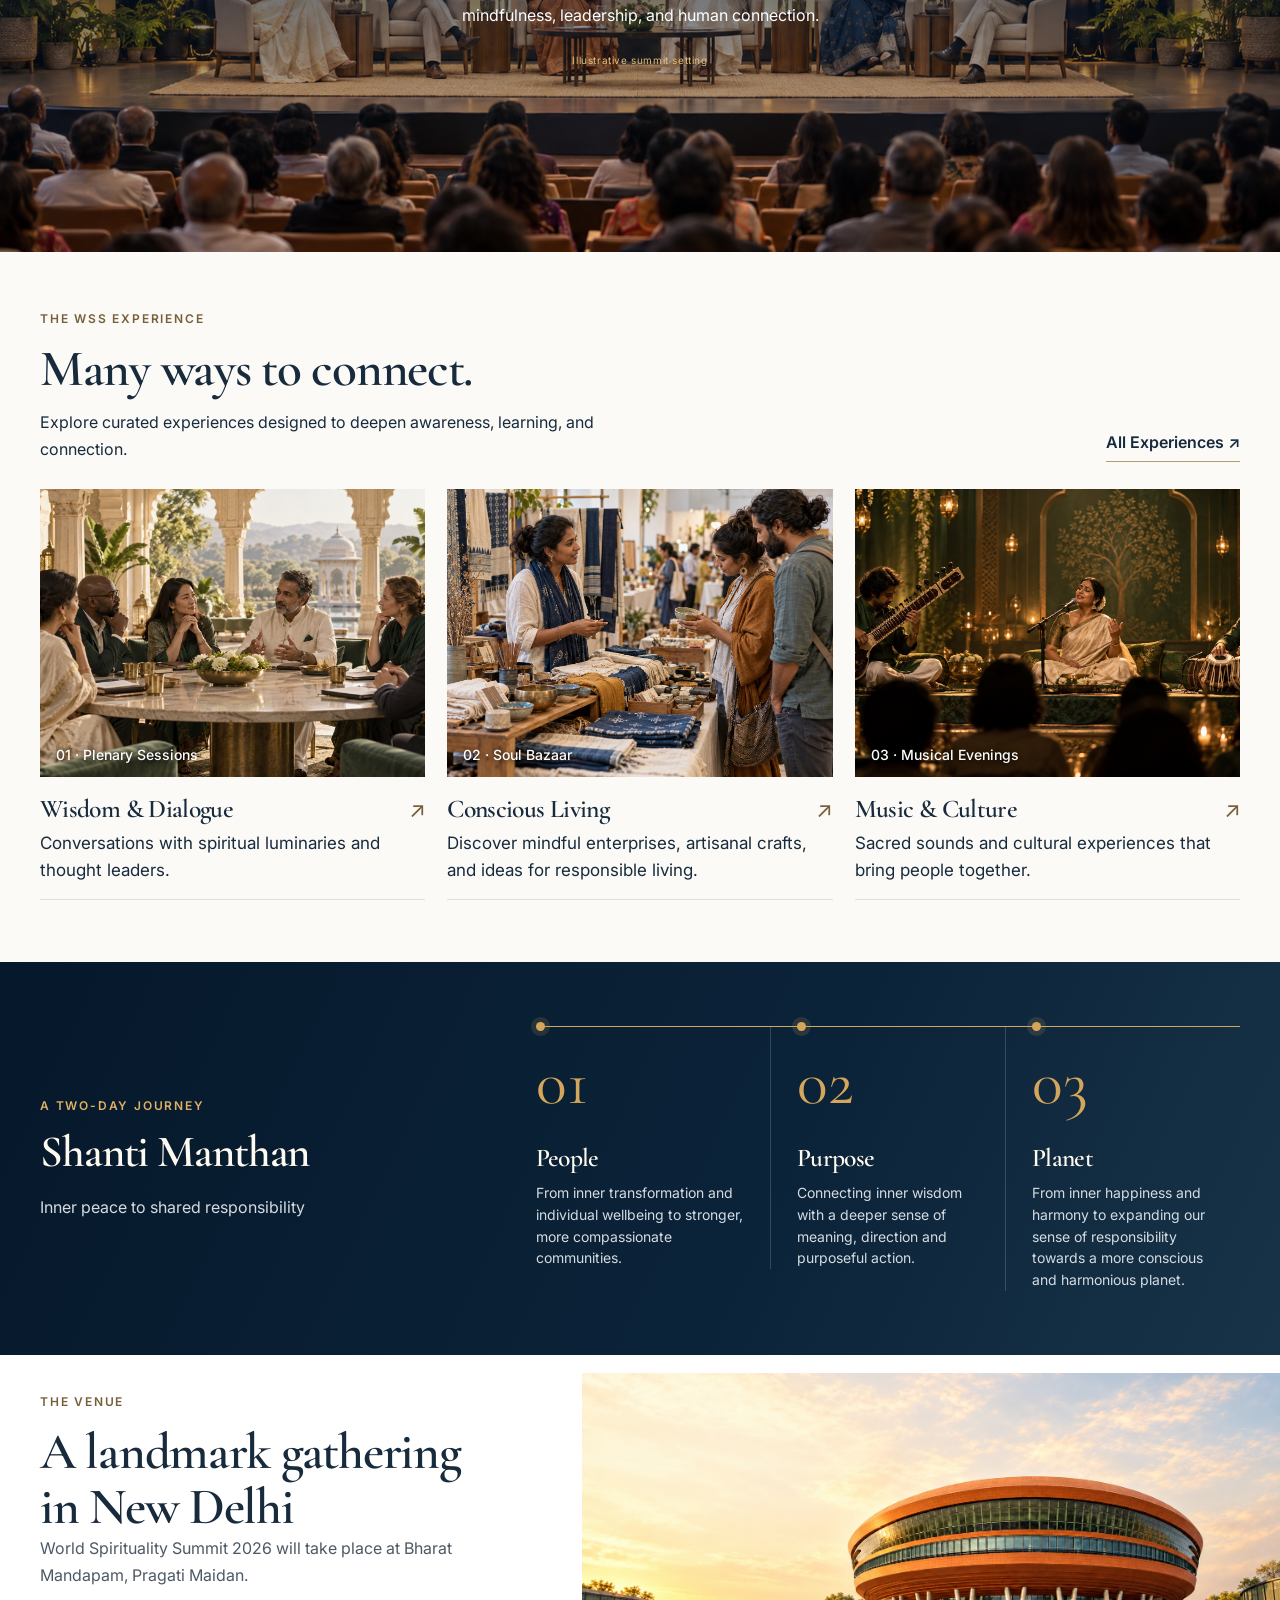
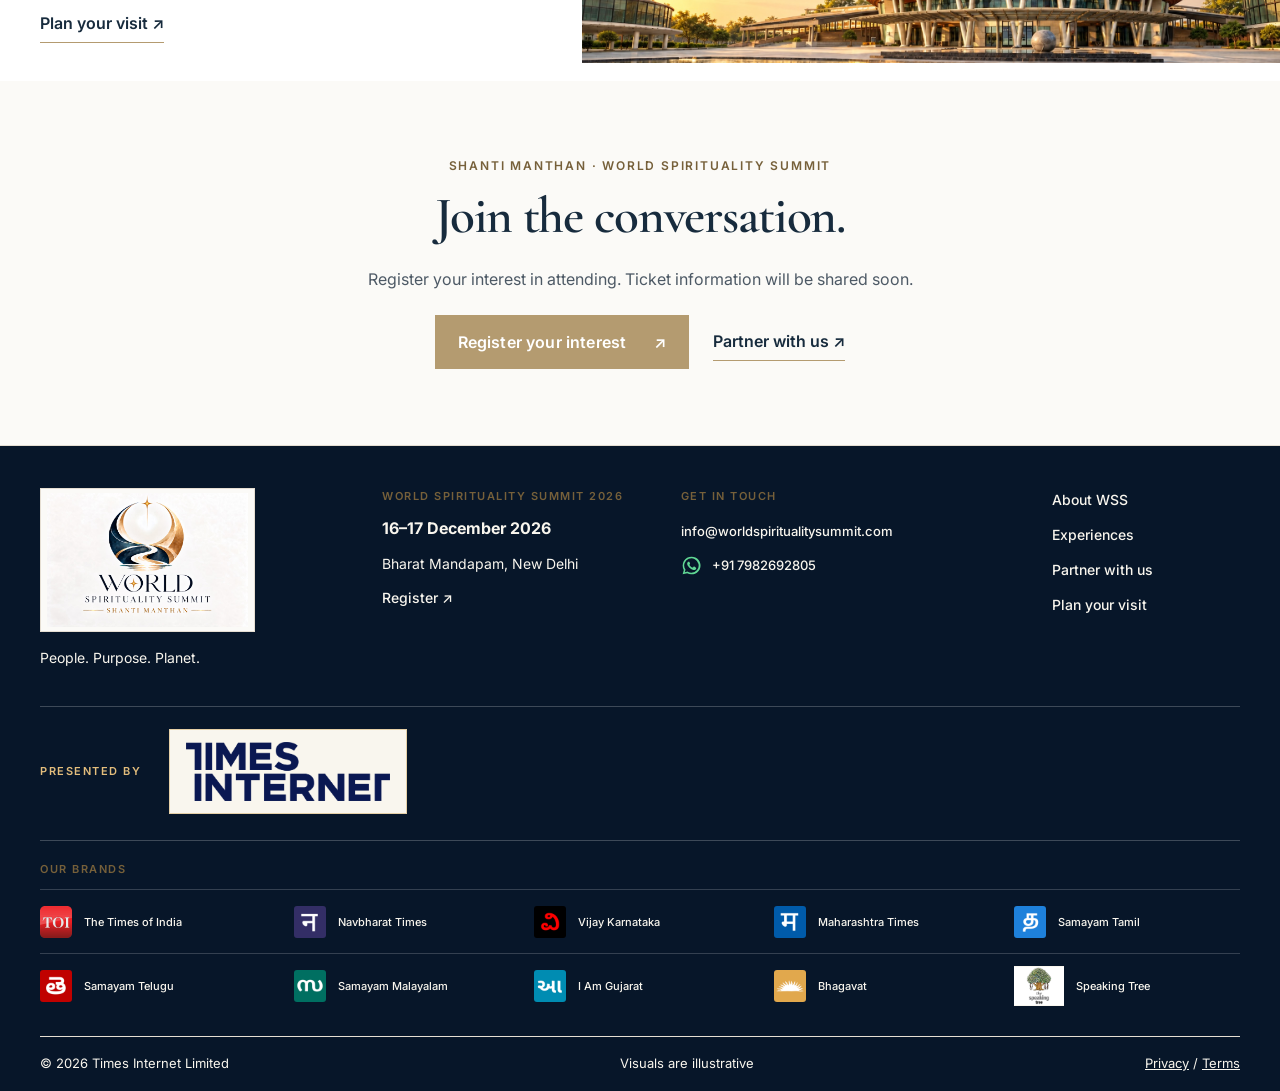
<file: media.html>
<!doctype html>
<html lang="en">
<head>
<meta charset="utf-8">
<meta name="viewport" content="width=device-width, initial-scale=1">
<title>Media | World Spirituality Summit 2026</title>
<meta http-equiv="refresh" content="0;url=./index.html">
<link rel="canonical" href="./index.html">
<script>
const target = new URL("./index.html", location.href);
const theme = new URLSearchParams(location.search).get("theme");
if (theme) target.searchParams.set("theme", theme);
location.replace(target.href);
</script>
</head>
<body><p>This page has moved. <a href="./index.html">Continue to the summit website</a>.</p></body>
</html>
</file>
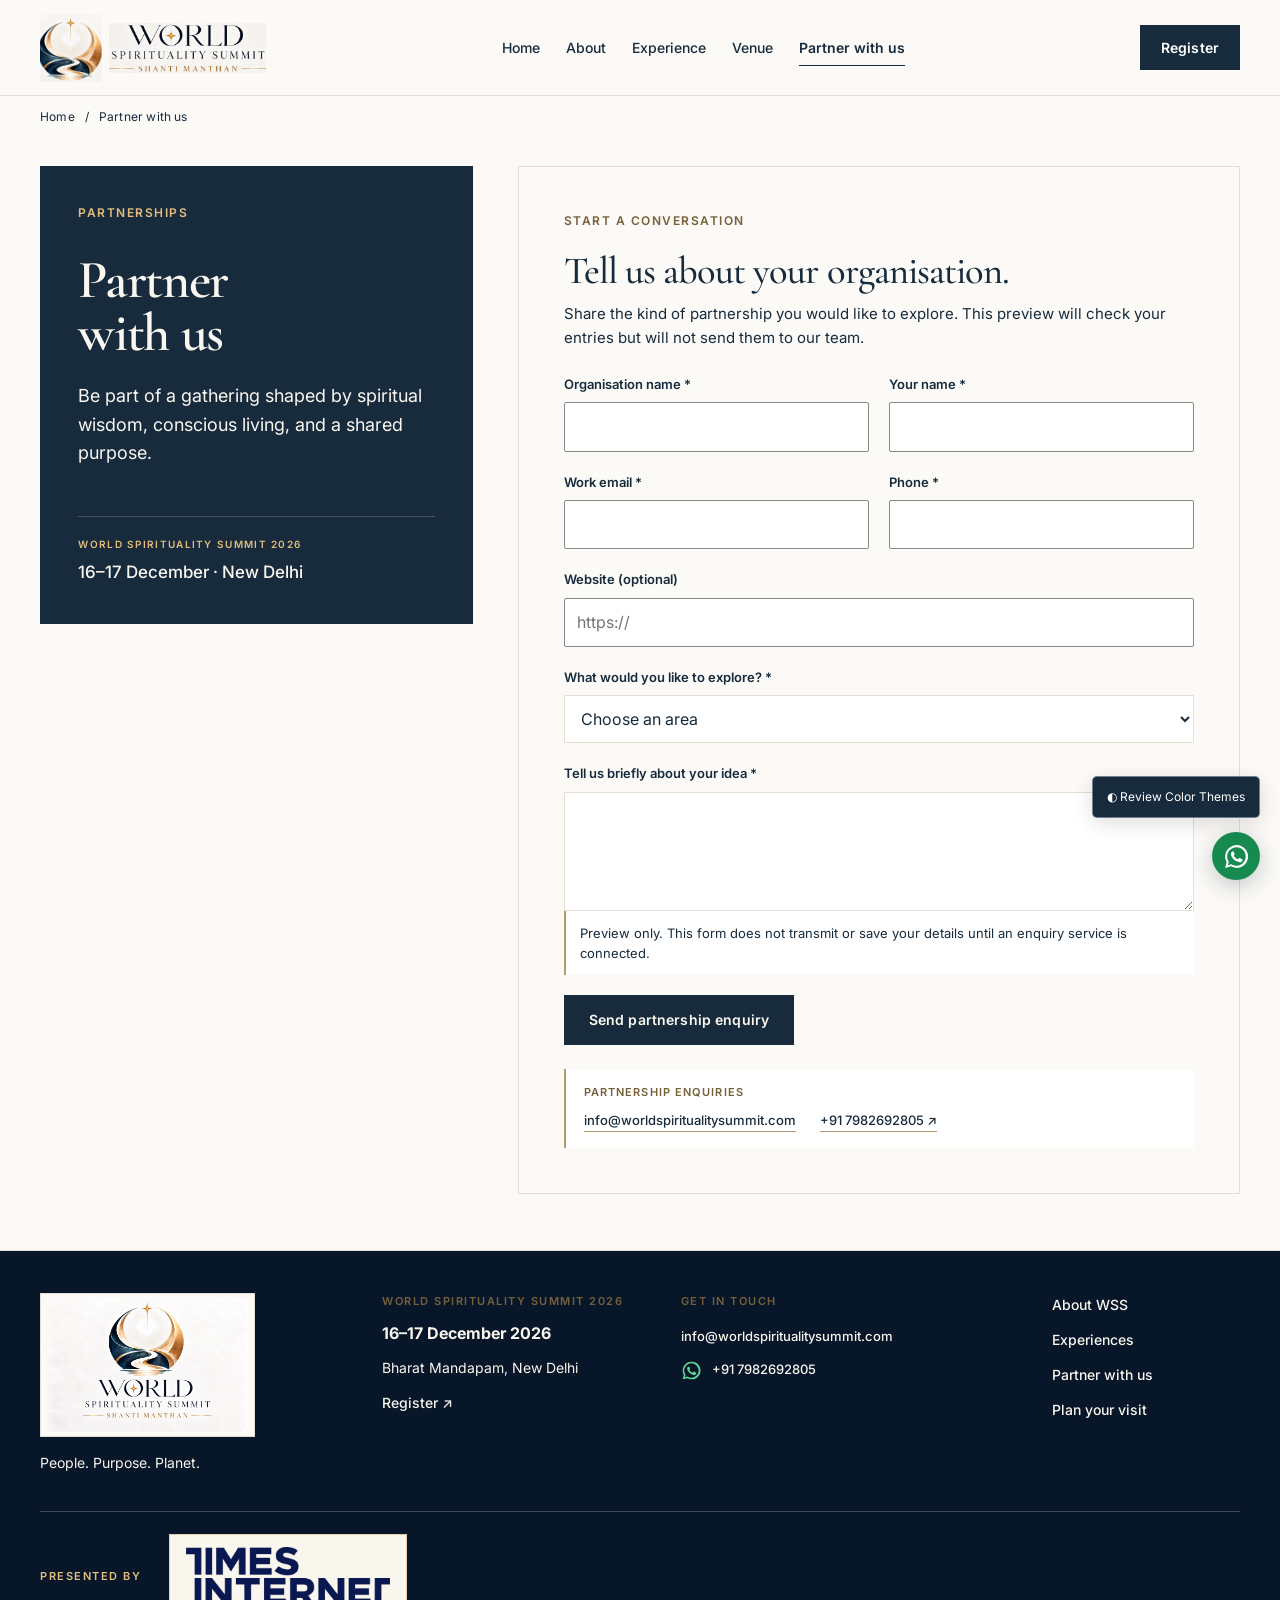
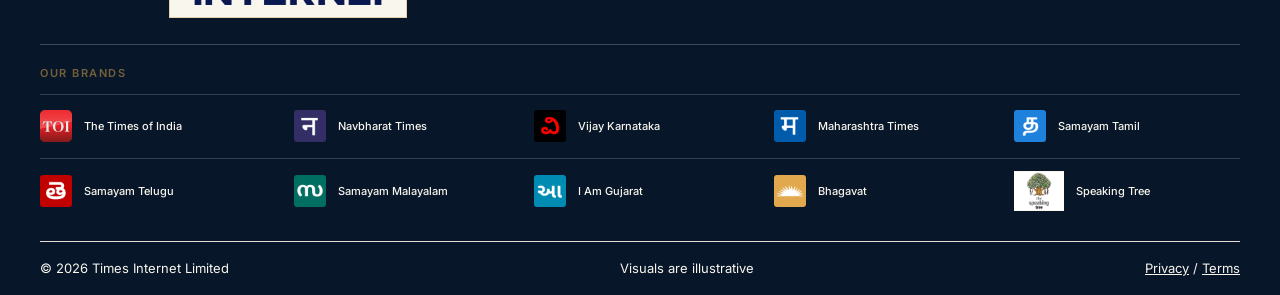
<file: partners.html>
<!-- WSS 2026 - Partner with WSS 2026 - Built for GitHub Pages - Static HTML only -->
<!doctype html>
<html lang="en">
<head>
<meta charset="utf-8">
<meta name="viewport" content="width=device-width, initial-scale=1">
<title>Partner with WSS 2026 | WSS 2026</title>
<meta name="description" content="World Spirituality Summit 2026: Shanti Manthan - People. Purpose. Planet. Bharat Mandapam, New Delhi, 16-17 December 2026.">
<link rel="icon" href="./assets/images/logo-final.jpeg">
<script src="./assets/js/theme.js?v=layout-selector-4">
</script>
<link rel="preconnect" href="https://fonts.googleapis.com">
<link rel="preconnect" href="https://fonts.gstatic.com" crossorigin>
<link href="https://fonts.googleapis.com/css2?family=Inter:wght@400;500;600;700&family=Cormorant+Garamond:wght@400;500;600;700&display=swap" rel="stylesheet">
<link rel="stylesheet" href="./assets/css/themes.css">
<link rel="stylesheet" href="./assets/css/style.css">
<link rel="stylesheet" href="./assets/css/components.css">
<link rel="stylesheet" href="./assets/css/editorial.css">
<link rel="stylesheet" href="./assets/css/ad-free.css">

<link rel="stylesheet" href="./assets/css/premium.css">
<link rel="stylesheet" href="./assets/css/layout.css">
<link rel="stylesheet" href="./assets/css/commerce.css">
<link rel="stylesheet" href="./assets/css/brand.css">
<script src="./assets/js/launch.js?v=forms-3"></script>

<link rel="stylesheet" href="./assets/css/site-refinement.css?v=register-2">
<link rel="stylesheet" href="./assets/css/premium-design.css?v=art-direction-3">
<link rel="stylesheet" href="./assets/css/event-presentation.css?v=4">
<link rel="stylesheet" href="./assets/css/cohesive.css?v=13">
</head>
<body id="page-top" data-page="partners">
<div data-site-header></div>
<main id="main" class="pd"><section class="lead-page pd-wrap"><div class="lead-page-intro"><p class="pd-label">PARTNERSHIPS</p><h1>Partner<br>with us</h1><p class="pd-lead">Be part of a gathering shaped by spiritual wisdom, conscious living, and a shared purpose.</p><div class="lead-event-note"><span>WORLD SPIRITUALITY SUMMIT 2026</span><strong>16–17 December · New Delhi</strong></div></div><div class="lead-form-shell"><p class="pd-label">START A CONVERSATION</p><h2>Tell us about your organisation.</h2><p>Share the kind of partnership you would like to explore. This preview will check your entries but will not send them to our team.</p><form id="partner-interest-form" data-interest-form="partner"><div class="form-grid"><label class="field">Organisation name *<input name="organisation" autocomplete="organization" required maxlength="150"></label><label class="field">Your name *<input name="name" autocomplete="name" required maxlength="100"></label><label class="field">Work email *<input name="email" type="email" autocomplete="email" required maxlength="200"></label><label class="field">Phone *<input name="phone" type="tel" autocomplete="tel" required maxlength="30"></label><label class="field full">Website (optional)<input name="website" type="url" autocomplete="url" maxlength="200" placeholder="https://"></label><label class="field full">What would you like to explore? *<select name="partner_interest" required><option value="">Choose an area</option><option>Brand partnership</option><option>Soul Bazaar exhibition</option><option>Experience or activation</option><option>Knowledge or cultural collaboration</option><option>Other</option></select></label><label class="field full">Tell us briefly about your idea *<textarea name="message" rows="4" required maxlength="2000"></textarea></label></div><p class="local-form-note">Preview only. This form does not transmit or save your details until an enquiry service is connected.</p><button class="button" type="submit">Send partnership enquiry</button><p id="partner-interest-status" role="status" aria-live="polite"></p><div class="form-contact"><span class="form-contact-label">Partnership enquiries</span><div class="form-contact-links"><a href="mailto:info@worldspiritualitysummit.com">info@worldspiritualitysummit.com</a><a href="https://wa.me/917982692805" aria-label="Message the summit team on WhatsApp at +91 7982692805">+91 7982692805 <span aria-hidden="true">↗</span></a></div></div></form></div></section></main>
<div data-site-footer></div>
</div>


<div data-site-overlays></div>
<script src="./assets/js/site-shell.js?v=8" defer></script>
<script src="./assets/js/nav.js?v=2" defer>
</script>
<script src="./assets/js/tabs.js" defer>
</script>
<script src="./assets/js/modal.js" defer>
</script>
<script src="./assets/js/seating.js" defer>
</script>
<script src="./assets/js/tickets.js" defer>
</script>
<script src="./assets/js/motion.js" defer>
</script>
<script src="./assets/js/premium.js" defer></script>
<script src="./assets/js/design-motion.js?v=art-direction-2" defer></script>
<script src="./assets/js/event-interactions.js?v=4" defer></script>
<a class="ux-up" href="#page-top" aria-label="Scroll to top"><span aria-hidden="true">↑</span></a>
<script src="./assets/js/cohesive.js?v=5" defer></script>
</body>
</html>
</file>
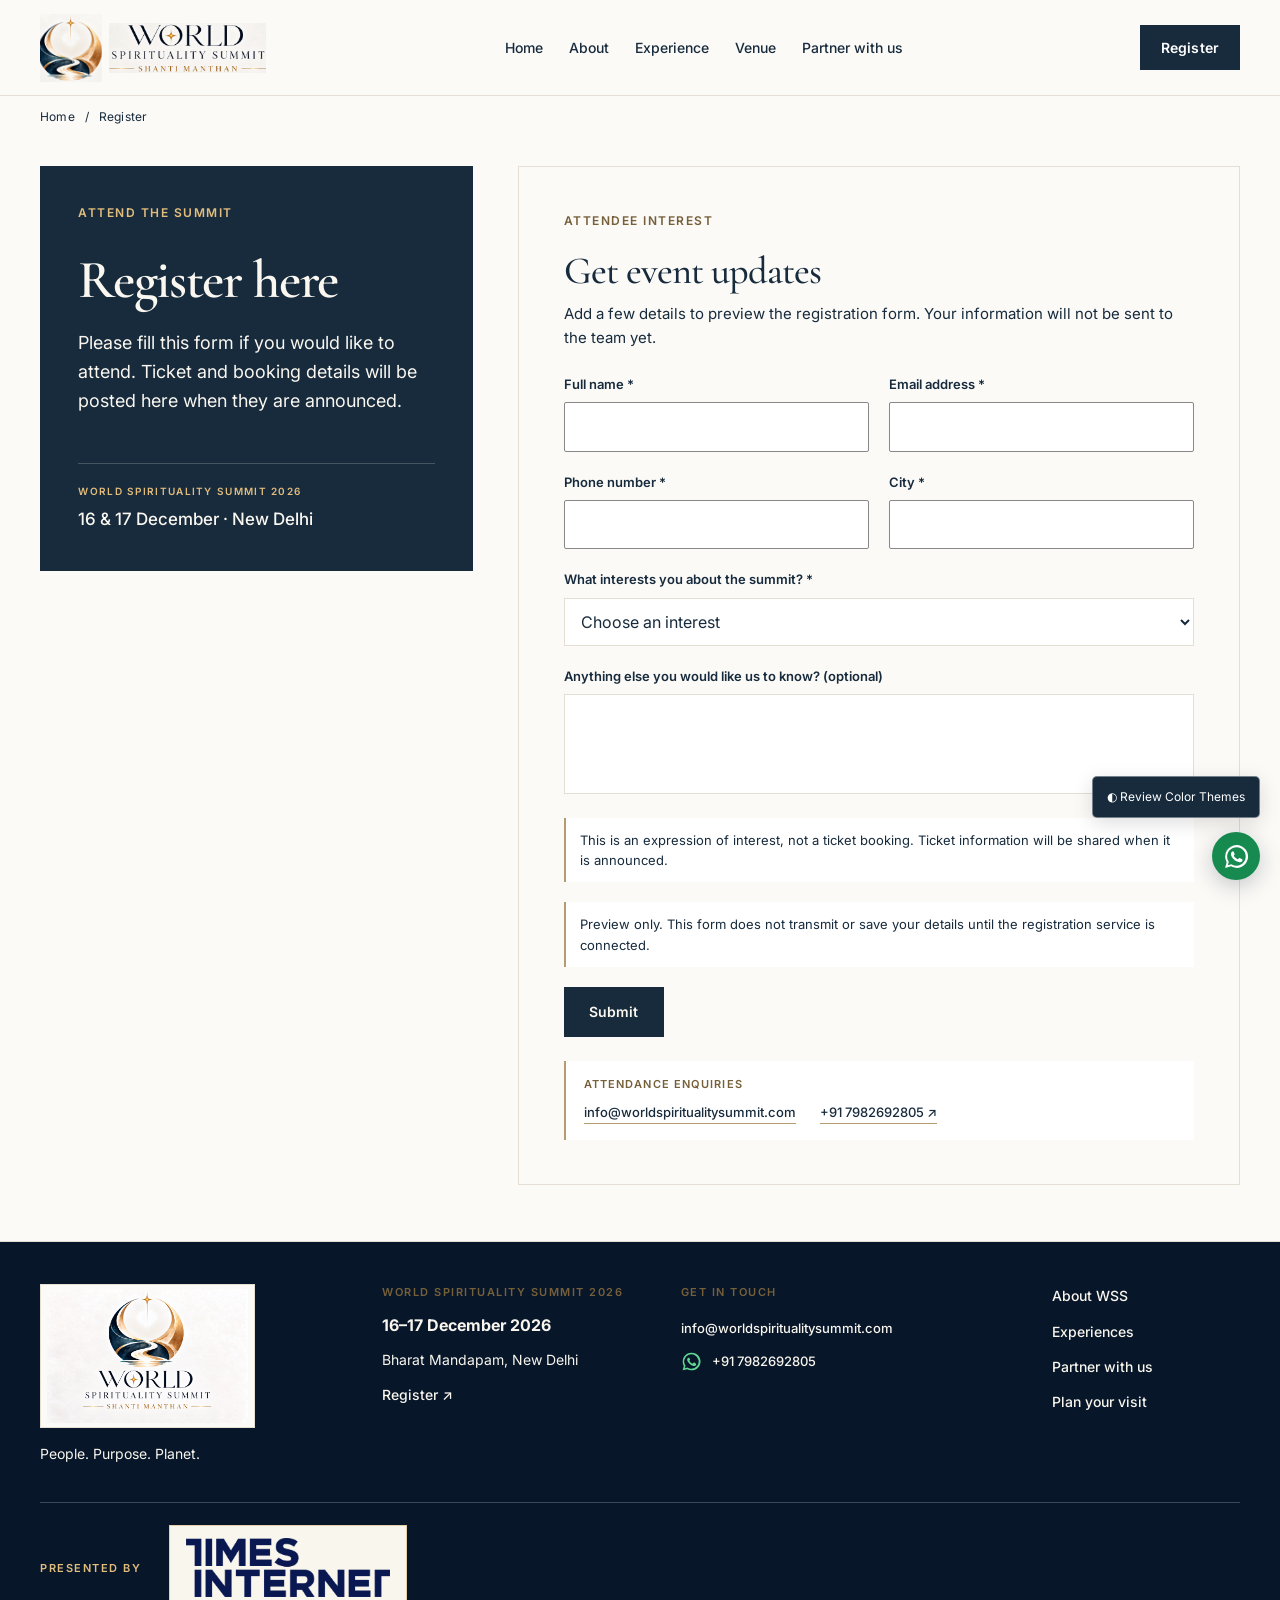
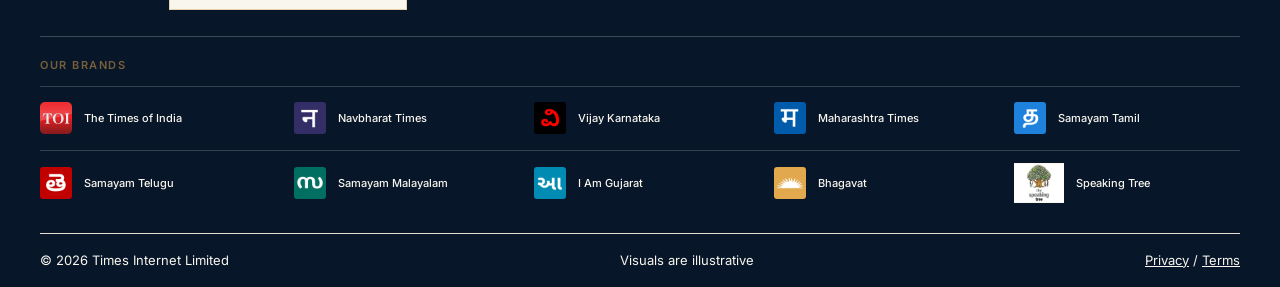
<file: register.html>
<!-- WSS 2026 - Get in Touch - Built for GitHub Pages - Static HTML only -->
<!doctype html>
<html lang="en">
<head>
<meta charset="utf-8">
<meta name="viewport" content="width=device-width, initial-scale=1">
<title>Register | Register | WSS 2026</title>
<meta name="description" content="World Spirituality Summit 2026: Shanti Manthan - People. Purpose. Planet. Bharat Mandapam, New Delhi, 16-17 December 2026.">
<link rel="icon" href="./assets/images/logo-final.jpeg">
<script src="./assets/js/theme.js?v=layout-selector-4">
</script>
<link rel="preconnect" href="https://fonts.googleapis.com">
<link rel="preconnect" href="https://fonts.gstatic.com" crossorigin>
<link href="https://fonts.googleapis.com/css2?family=Inter:wght@400;500;600;700&family=Cormorant+Garamond:wght@400;500;600;700&display=swap" rel="stylesheet">
<link rel="stylesheet" href="./assets/css/themes.css">
<link rel="stylesheet" href="./assets/css/style.css">
<link rel="stylesheet" href="./assets/css/components.css">
<link rel="stylesheet" href="./assets/css/editorial.css">
<link rel="stylesheet" href="./assets/css/ad-free.css">

<link rel="stylesheet" href="./assets/css/premium.css">
<link rel="stylesheet" href="./assets/css/layout.css">
<link rel="stylesheet" href="./assets/css/commerce.css">
<link rel="stylesheet" href="./assets/css/brand.css">
<script src="./assets/js/launch.js?v=forms-3"></script>

<link rel="stylesheet" href="./assets/css/site-refinement.css?v=register-2">
<link rel="stylesheet" href="./assets/css/premium-design.css?v=art-direction-3">
<link rel="stylesheet" href="./assets/css/event-presentation.css?v=4">
<link rel="stylesheet" href="./assets/css/cohesive.css?v=13">
</head>
<body id="page-top" data-page="register">
<div data-site-header></div>
<main id="main" class="pd"><section class="lead-page pd-wrap"><div class="lead-page-intro"><p class="pd-label">ATTEND THE SUMMIT</p><h1>Register here</h1><p class="pd-lead">Please fill this form if you would like to attend. Ticket and booking details will be posted here when they are announced.</p><div class="lead-event-note"><span>WORLD SPIRITUALITY SUMMIT 2026</span><strong>16 &amp; 17 December · New Delhi</strong></div></div><div class="lead-form-shell"><p class="pd-label">ATTENDEE INTEREST</p><h2>Get event updates</h2><p>Add a few details to preview the registration form. Your information will not be sent to the team yet.</p><form id="interest-form" data-interest-form="attendee"><div class="form-grid"><label class="field">Full name *<input name="name" autocomplete="name" required maxlength="100"></label><label class="field">Email address *<input name="email" type="email" autocomplete="email" required maxlength="200"></label><label class="field">Phone number *<input name="phone" type="tel" autocomplete="tel" required maxlength="30"></label><label class="field">City *<input name="city" autocomplete="address-level2" required maxlength="100"></label><label class="field full">What interests you about the summit? *<select name="interest" required><option value="">Choose an interest</option><option>Wisdom and dialogue</option><option>Conscious living</option><option>Music and culture</option><option>All experiences</option><option>Other</option></select></label><label class="field full">Anything else you would like us to know? (optional)<textarea name="message" rows="3" maxlength="1000"></textarea></label></div><p class="ticket-announcement">This is an expression of interest, not a ticket booking. Ticket information will be shared when it is announced.</p><p class="local-form-note">Preview only. This form does not transmit or save your details until the registration service is connected.</p><button class="button" type="submit">Submit</button><p id="interest-status" role="status" aria-live="polite"></p><div class="form-contact"><span class="form-contact-label">Attendance enquiries</span><div class="form-contact-links"><a href="mailto:info@worldspiritualitysummit.com">info@worldspiritualitysummit.com</a><a href="https://wa.me/917982692805" aria-label="Message the summit team on WhatsApp at +91 7982692805">+91 7982692805 <span aria-hidden="true">↗</span></a></div></div></form></div></section></main>
<div data-site-footer></div>
</div>


<div data-site-overlays></div>
<script src="./assets/js/site-shell.js?v=8" defer></script>
<script src="./assets/js/nav.js?v=2" defer>
</script>
<script src="./assets/js/tabs.js" defer>
</script>
<script src="./assets/js/modal.js" defer>
</script>
<script src="./assets/js/seating.js" defer>
</script>
<script src="./assets/js/tickets.js" defer>
</script>
<script src="./assets/js/motion.js" defer>
</script>
<script src="./assets/js/premium.js" defer></script>
<script src="./assets/js/design-motion.js?v=art-direction-2" defer></script>
<script src="./assets/js/event-interactions.js?v=4" defer></script>
<a class="ux-up" href="#page-top" aria-label="Scroll to top"><span aria-hidden="true">↑</span></a>
<script src="./assets/js/cohesive.js?v=5" defer></script>
</body>
</html>
</file>
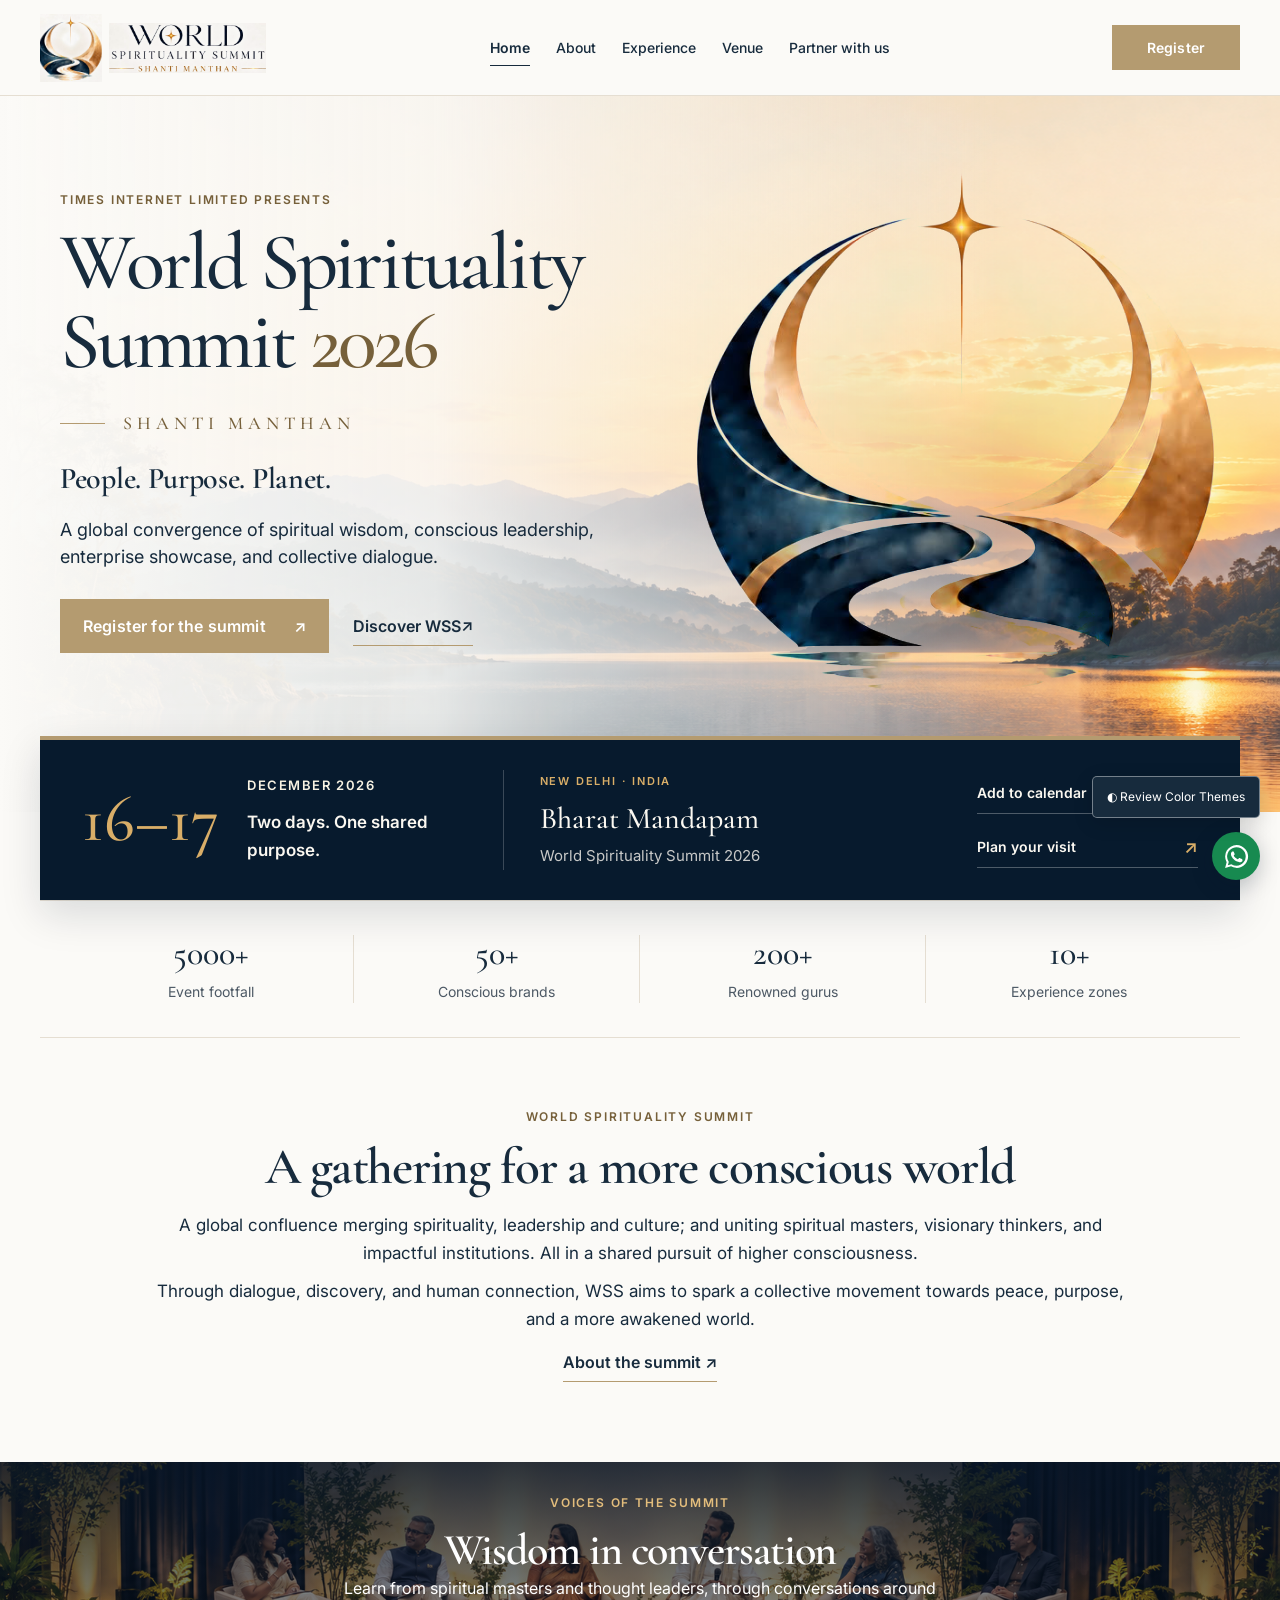
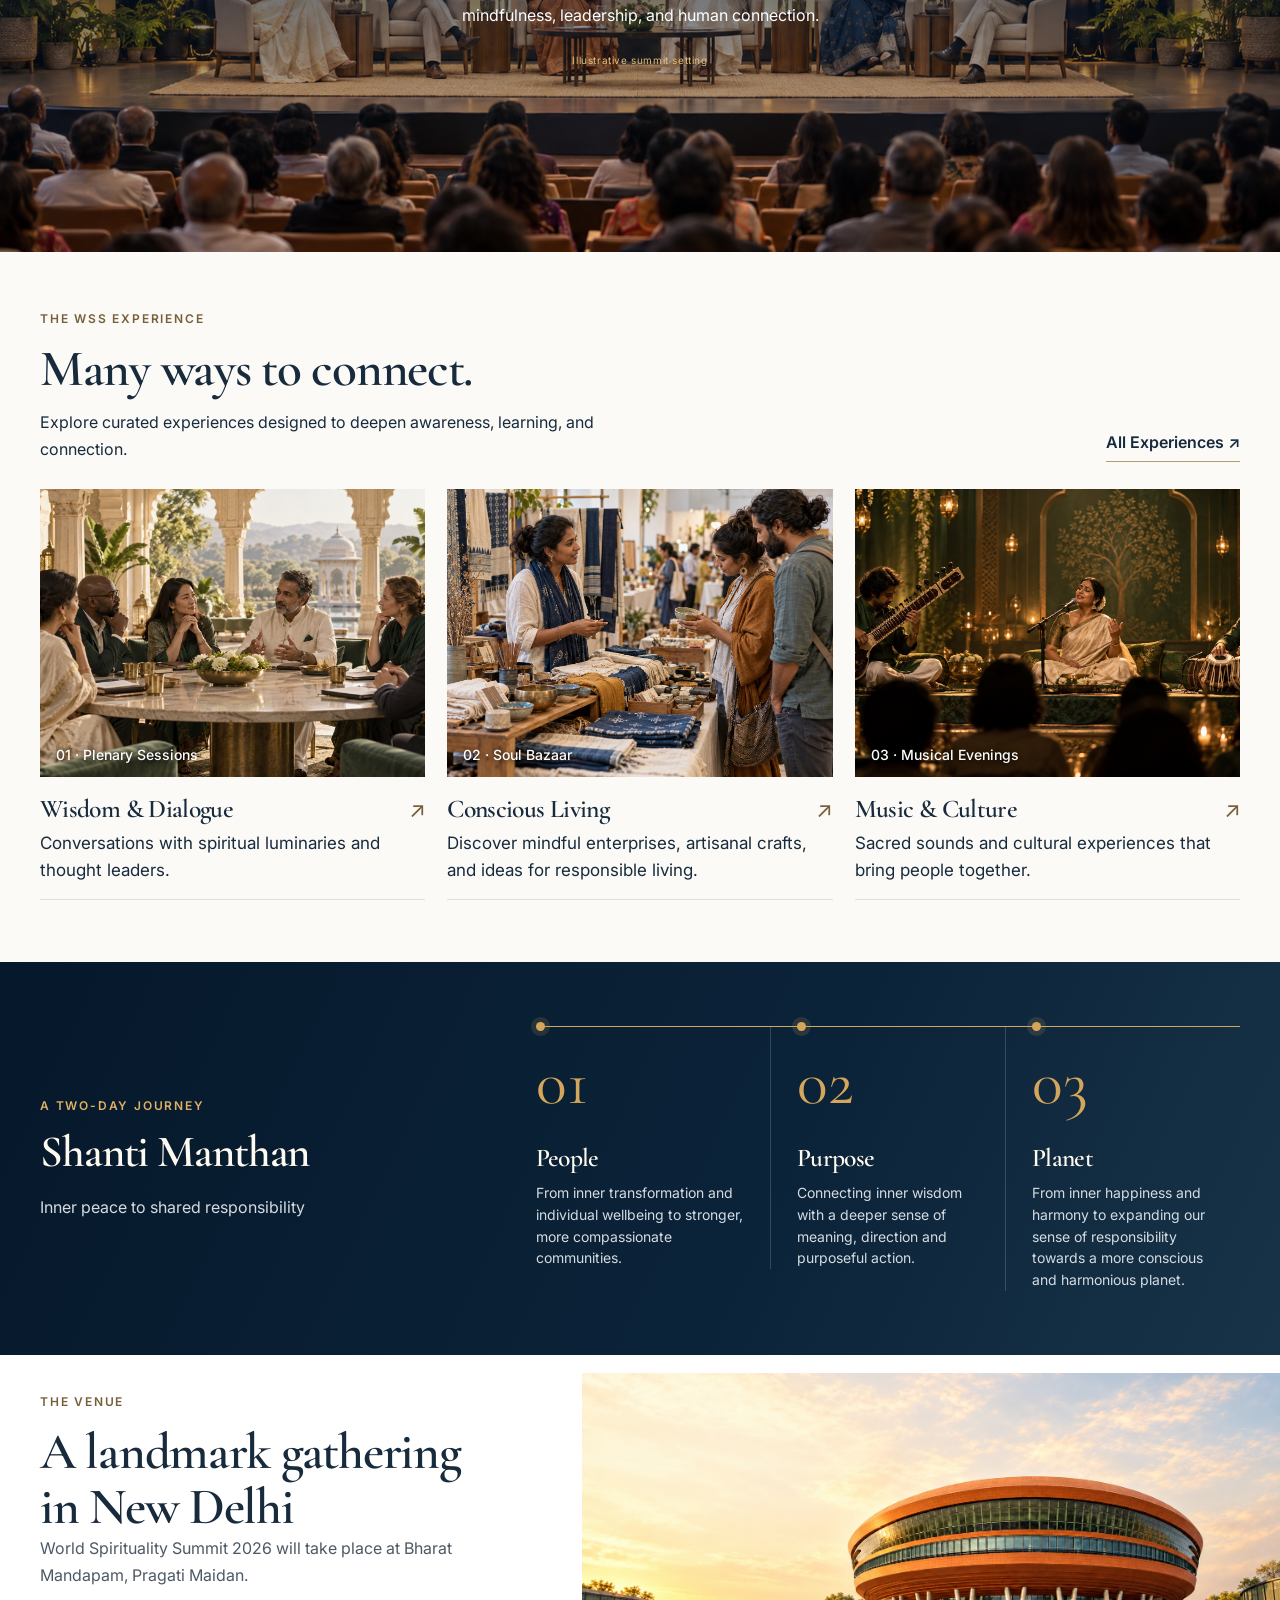
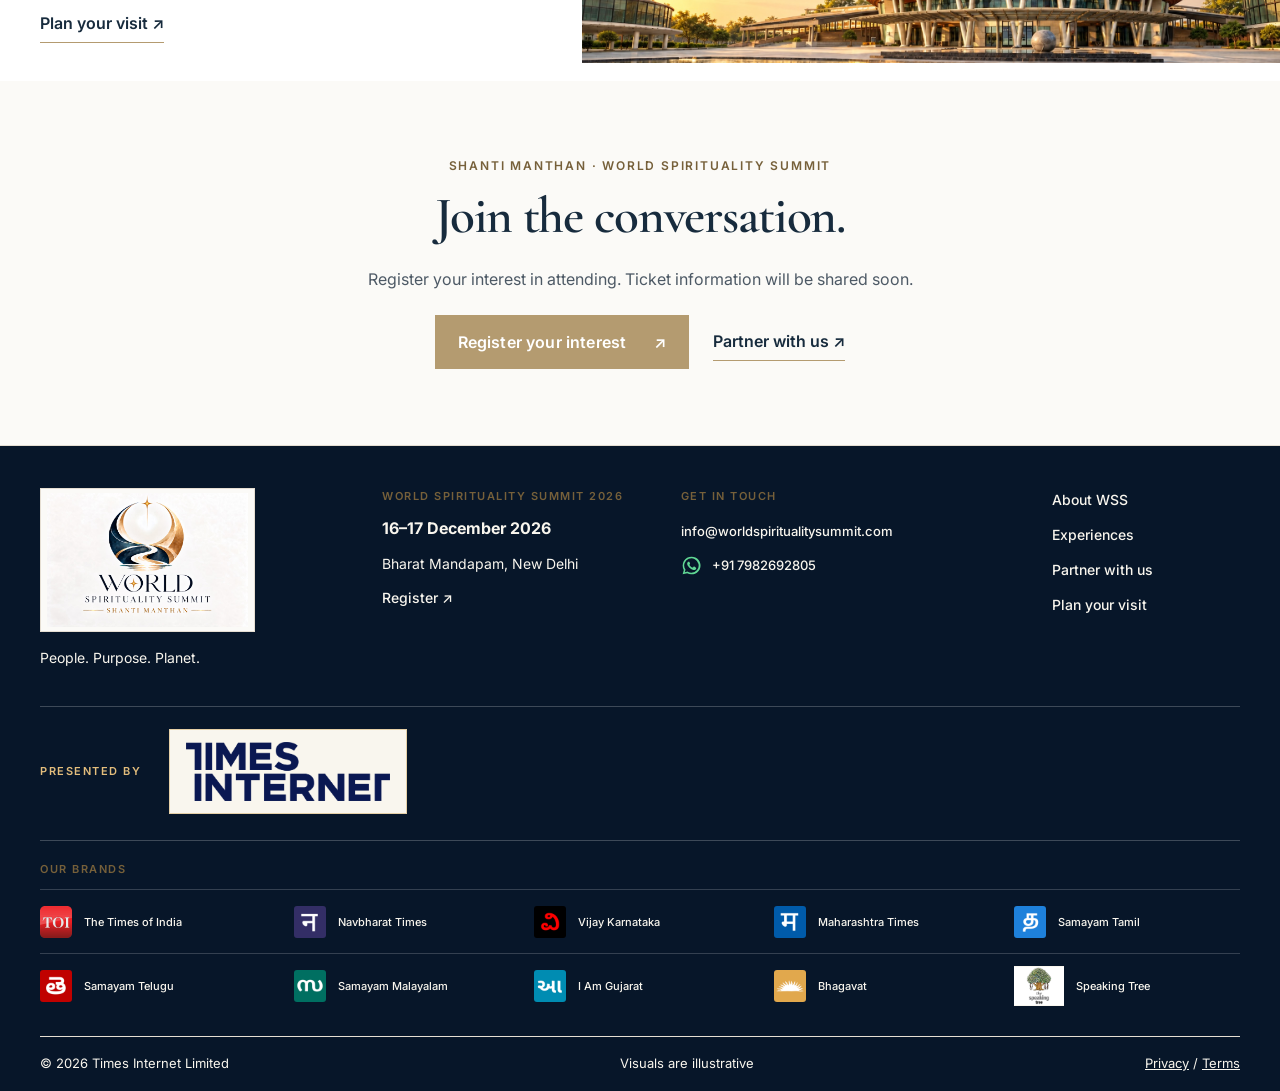
<file: schedule.html>
<!doctype html>
<html lang="en">
<head>
<meta charset="utf-8">
<meta name="viewport" content="width=device-width, initial-scale=1">
<title>Schedule | World Spirituality Summit 2026</title>
<meta http-equiv="refresh" content="0;url=./index.html">
<link rel="canonical" href="./index.html">
<script>
const target = new URL("./index.html", location.href);
const theme = new URLSearchParams(location.search).get("theme");
if (theme) target.searchParams.set("theme", theme);
location.replace(target.href);
</script>
</head>
<body><p>This page has moved. <a href="./index.html">Continue to the summit website</a>.</p></body>
</html>
</file>
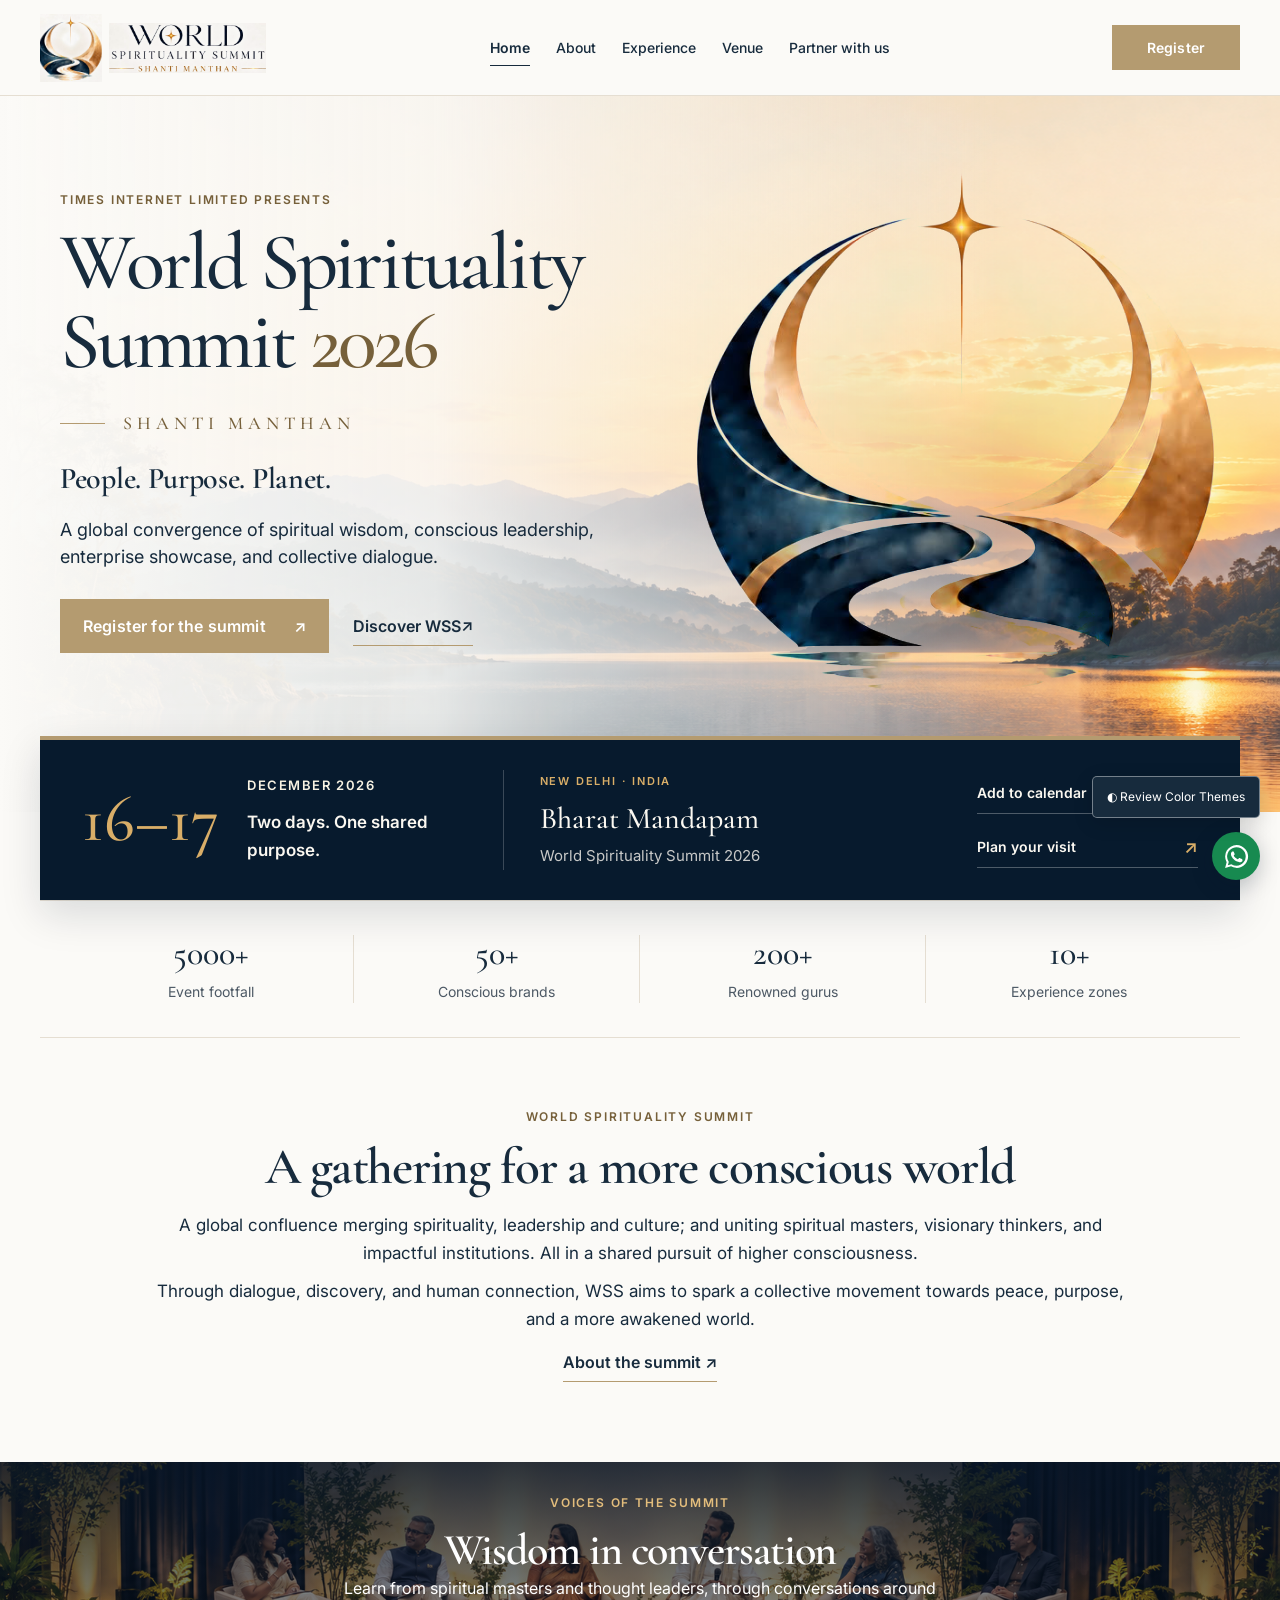
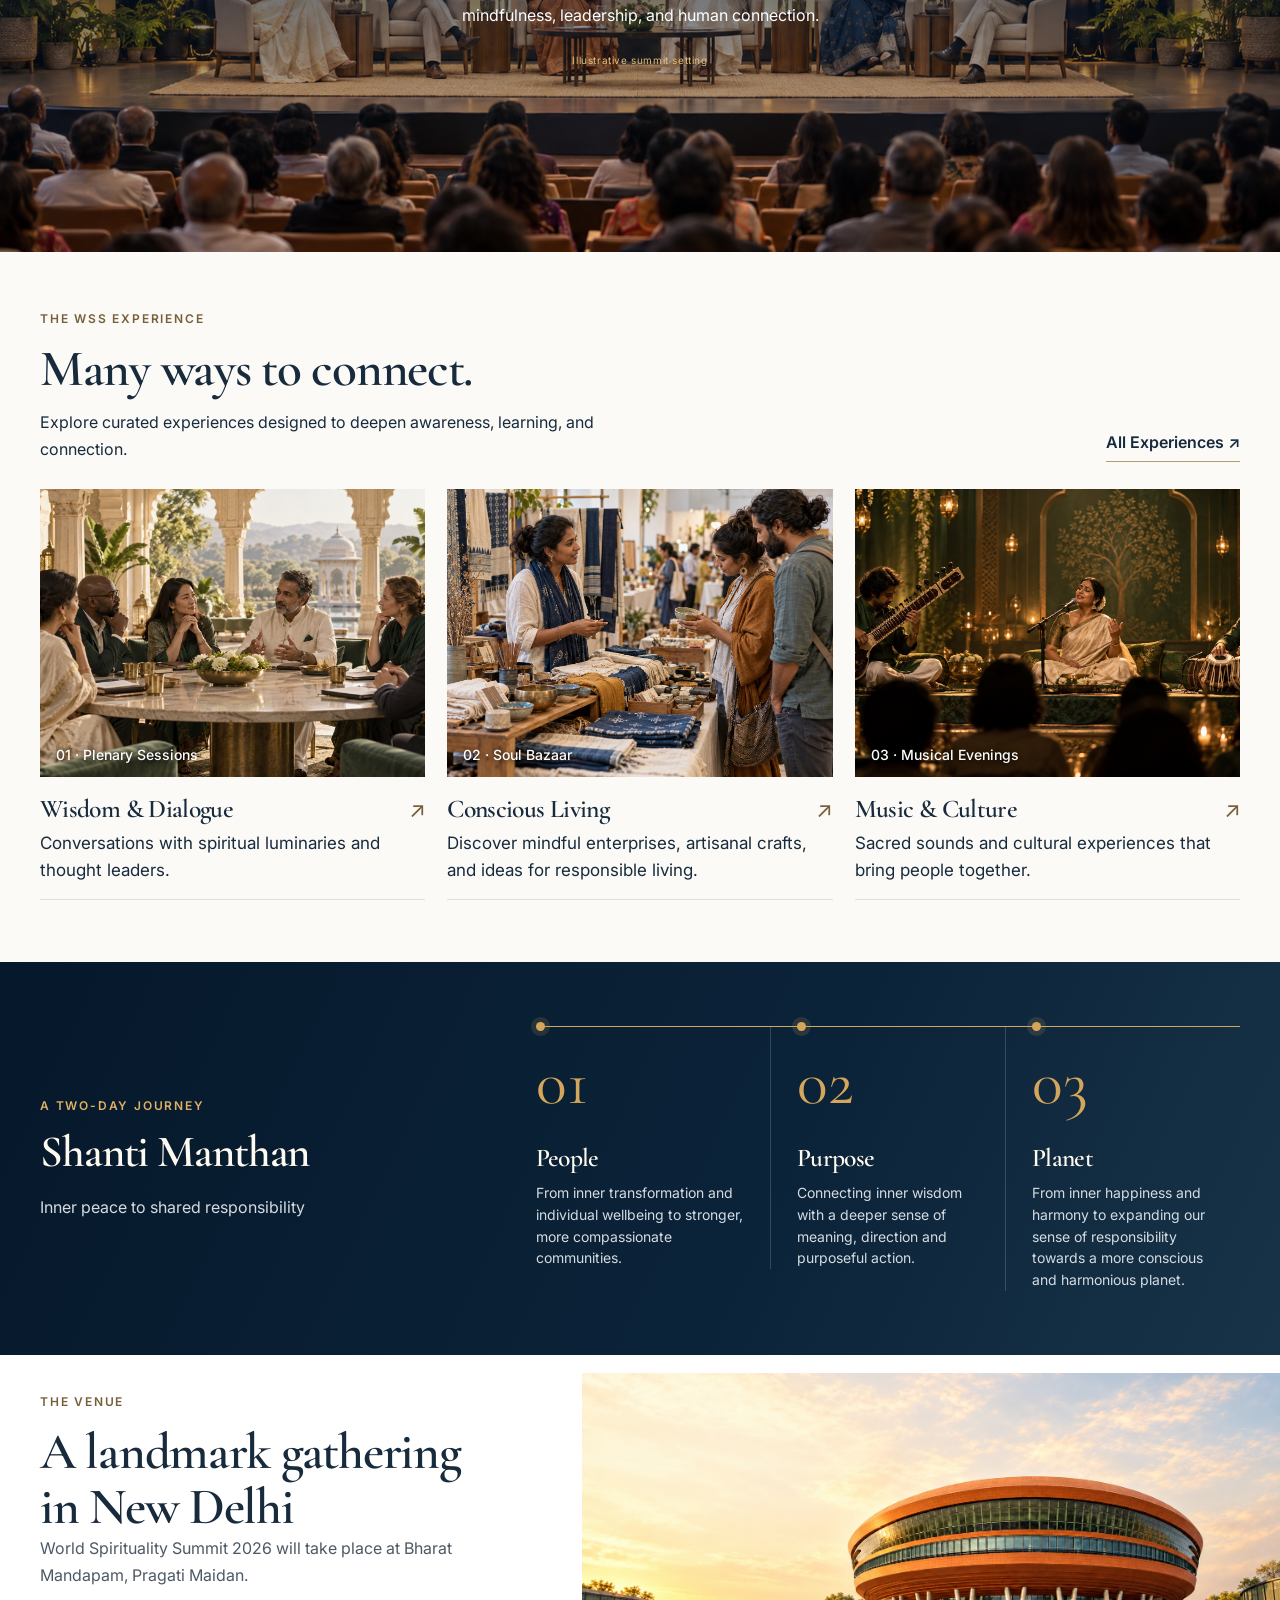
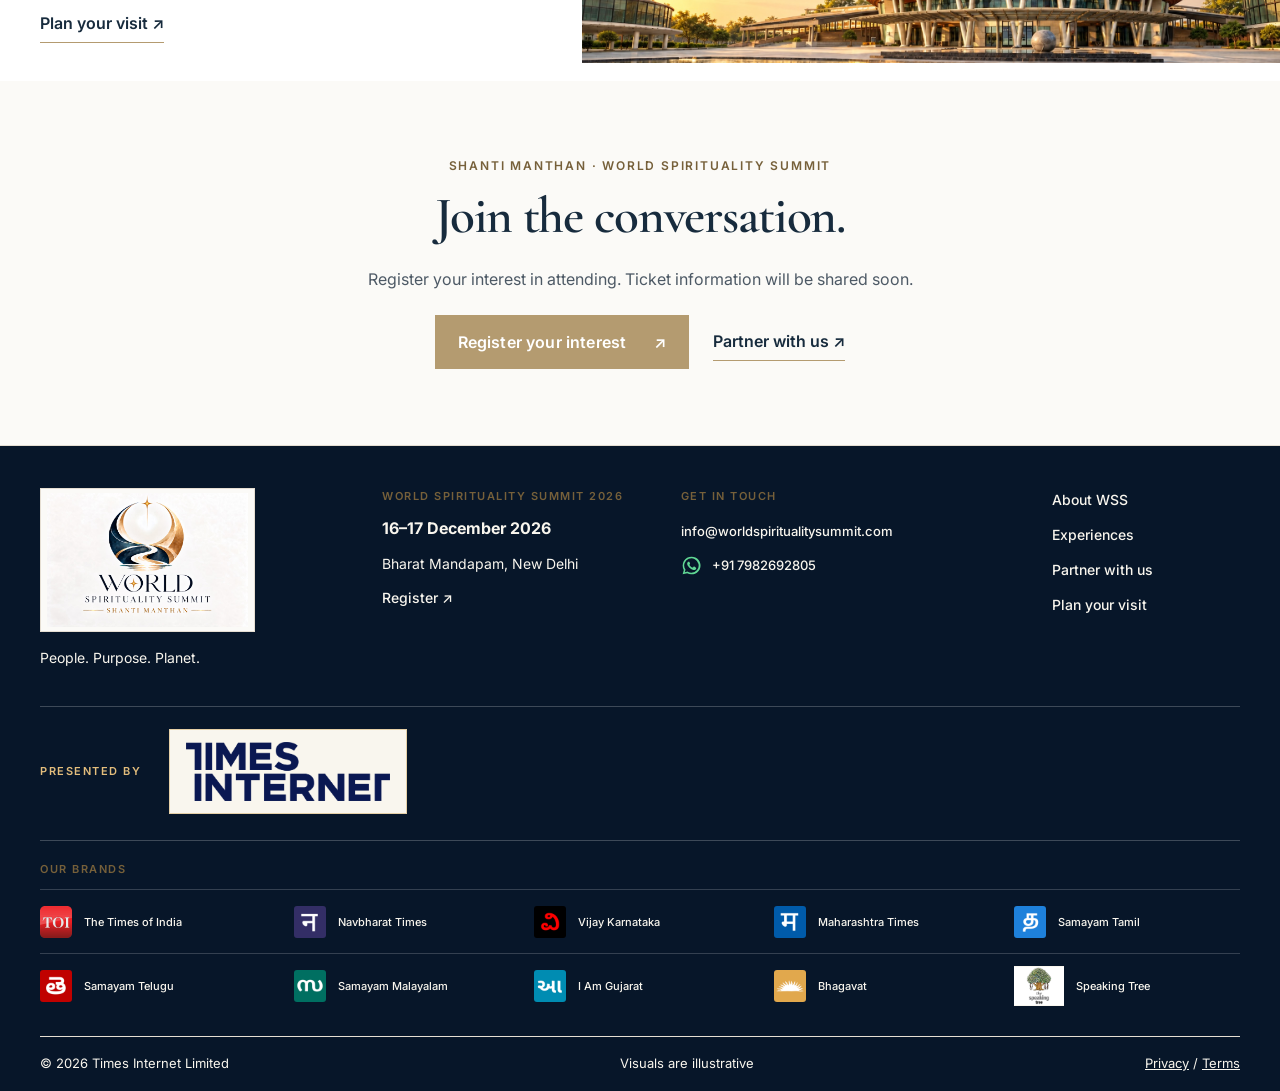
<file: speakers.html>
<!doctype html>
<html lang="en">
<head>
<meta charset="utf-8">
<meta name="viewport" content="width=device-width, initial-scale=1">
<title>Speakers | World Spirituality Summit 2026</title>
<meta http-equiv="refresh" content="0;url=./index.html">
<link rel="canonical" href="./index.html">
<script>
const target = new URL("./index.html", location.href);
const theme = new URLSearchParams(location.search).get("theme");
if (theme) target.searchParams.set("theme", theme);
location.replace(target.href);
</script>
</head>
<body><p>This page has moved. <a href="./index.html">Continue to the summit website</a>.</p></body>
</html>
</file>
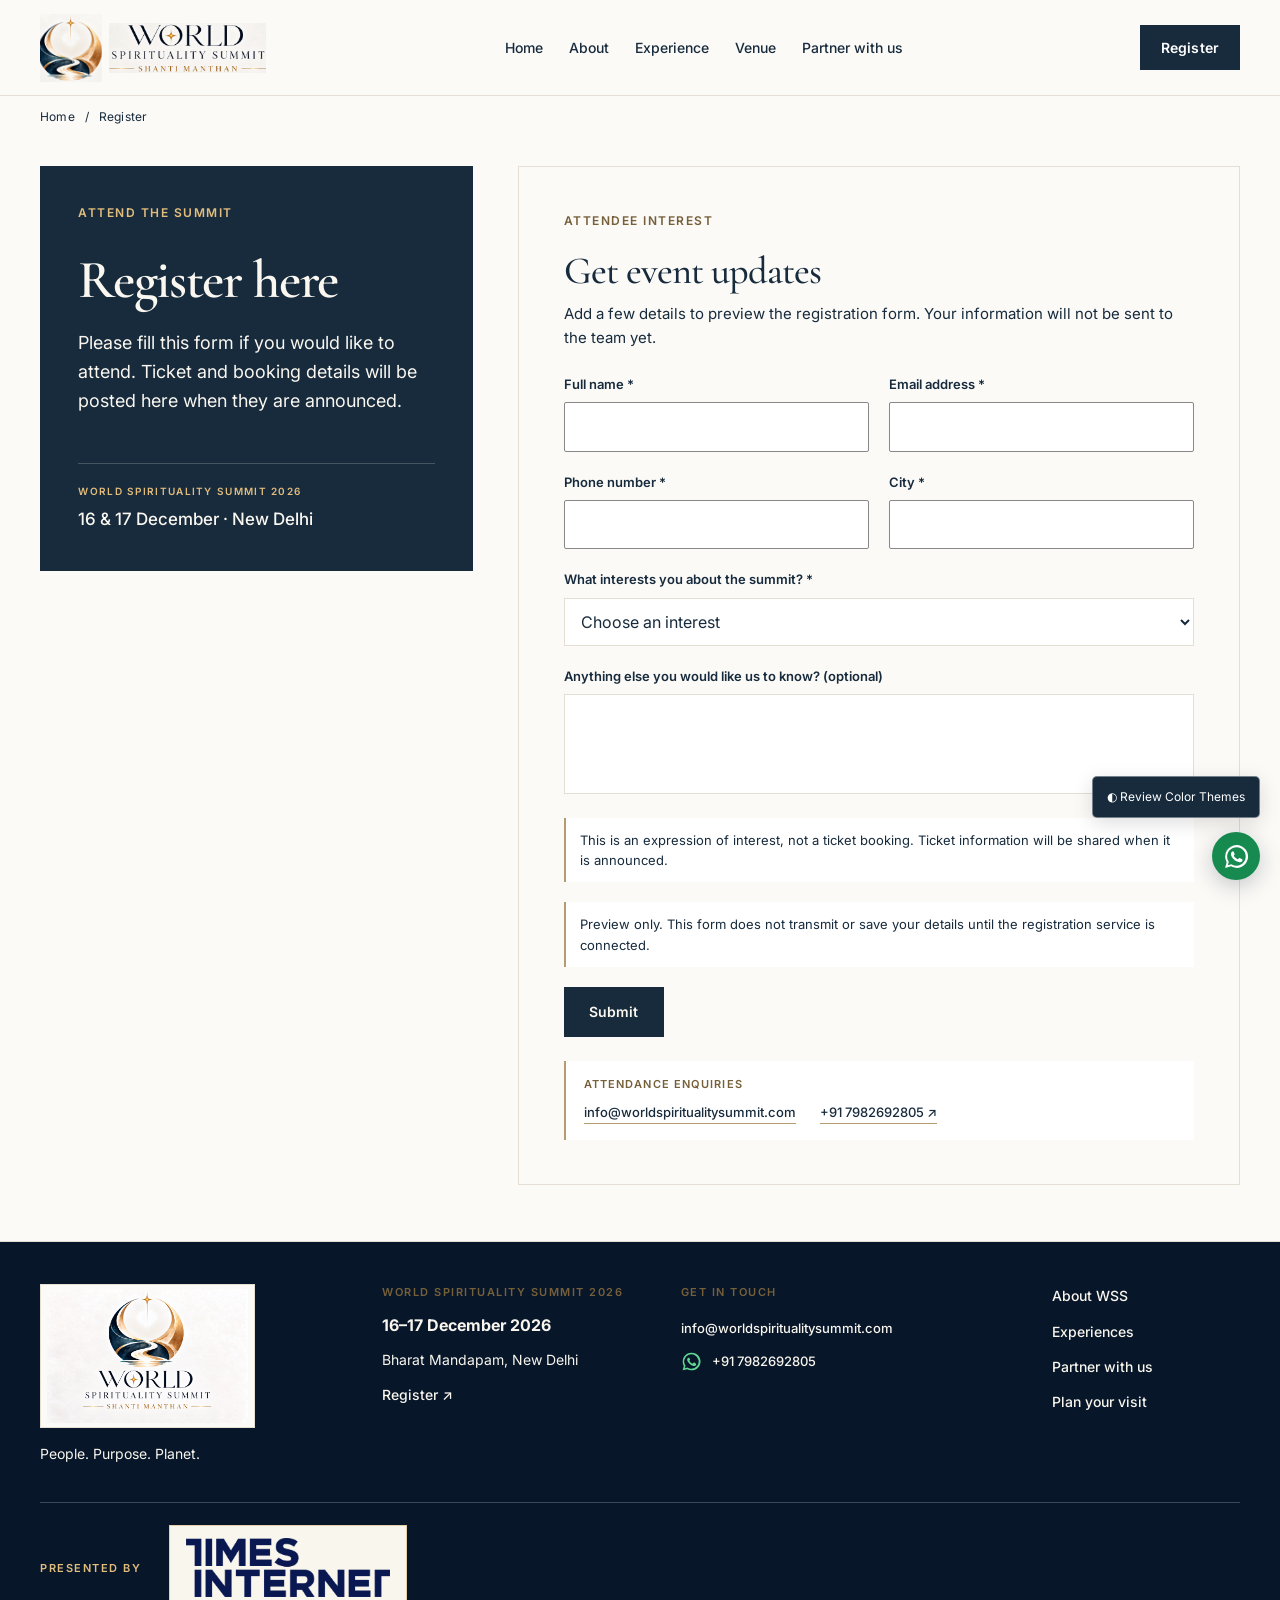
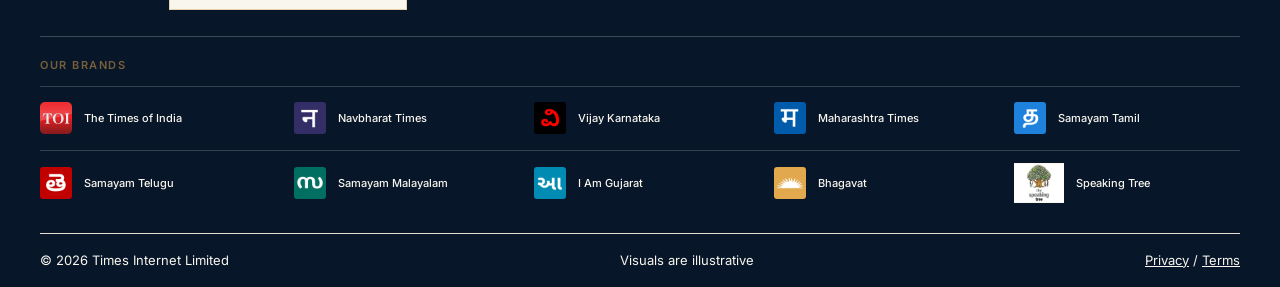
<file: tickets.html>
<!doctype html>
<html lang="en">
<head>
<meta charset="utf-8">
<meta name="viewport" content="width=device-width, initial-scale=1">
<title>Tickets | World Spirituality Summit 2026</title>
<meta http-equiv="refresh" content="0;url=./register.html">
<link rel="canonical" href="./register.html">
<script>
const target = new URL("./register.html", location.href);
const theme = new URLSearchParams(location.search).get("theme");
if (theme) target.searchParams.set("theme", theme);
location.replace(target.href);
</script>
</head>
<body><p>This page has moved. <a href="./register.html">Continue to the summit website</a>.</p></body>
</html>
</file>
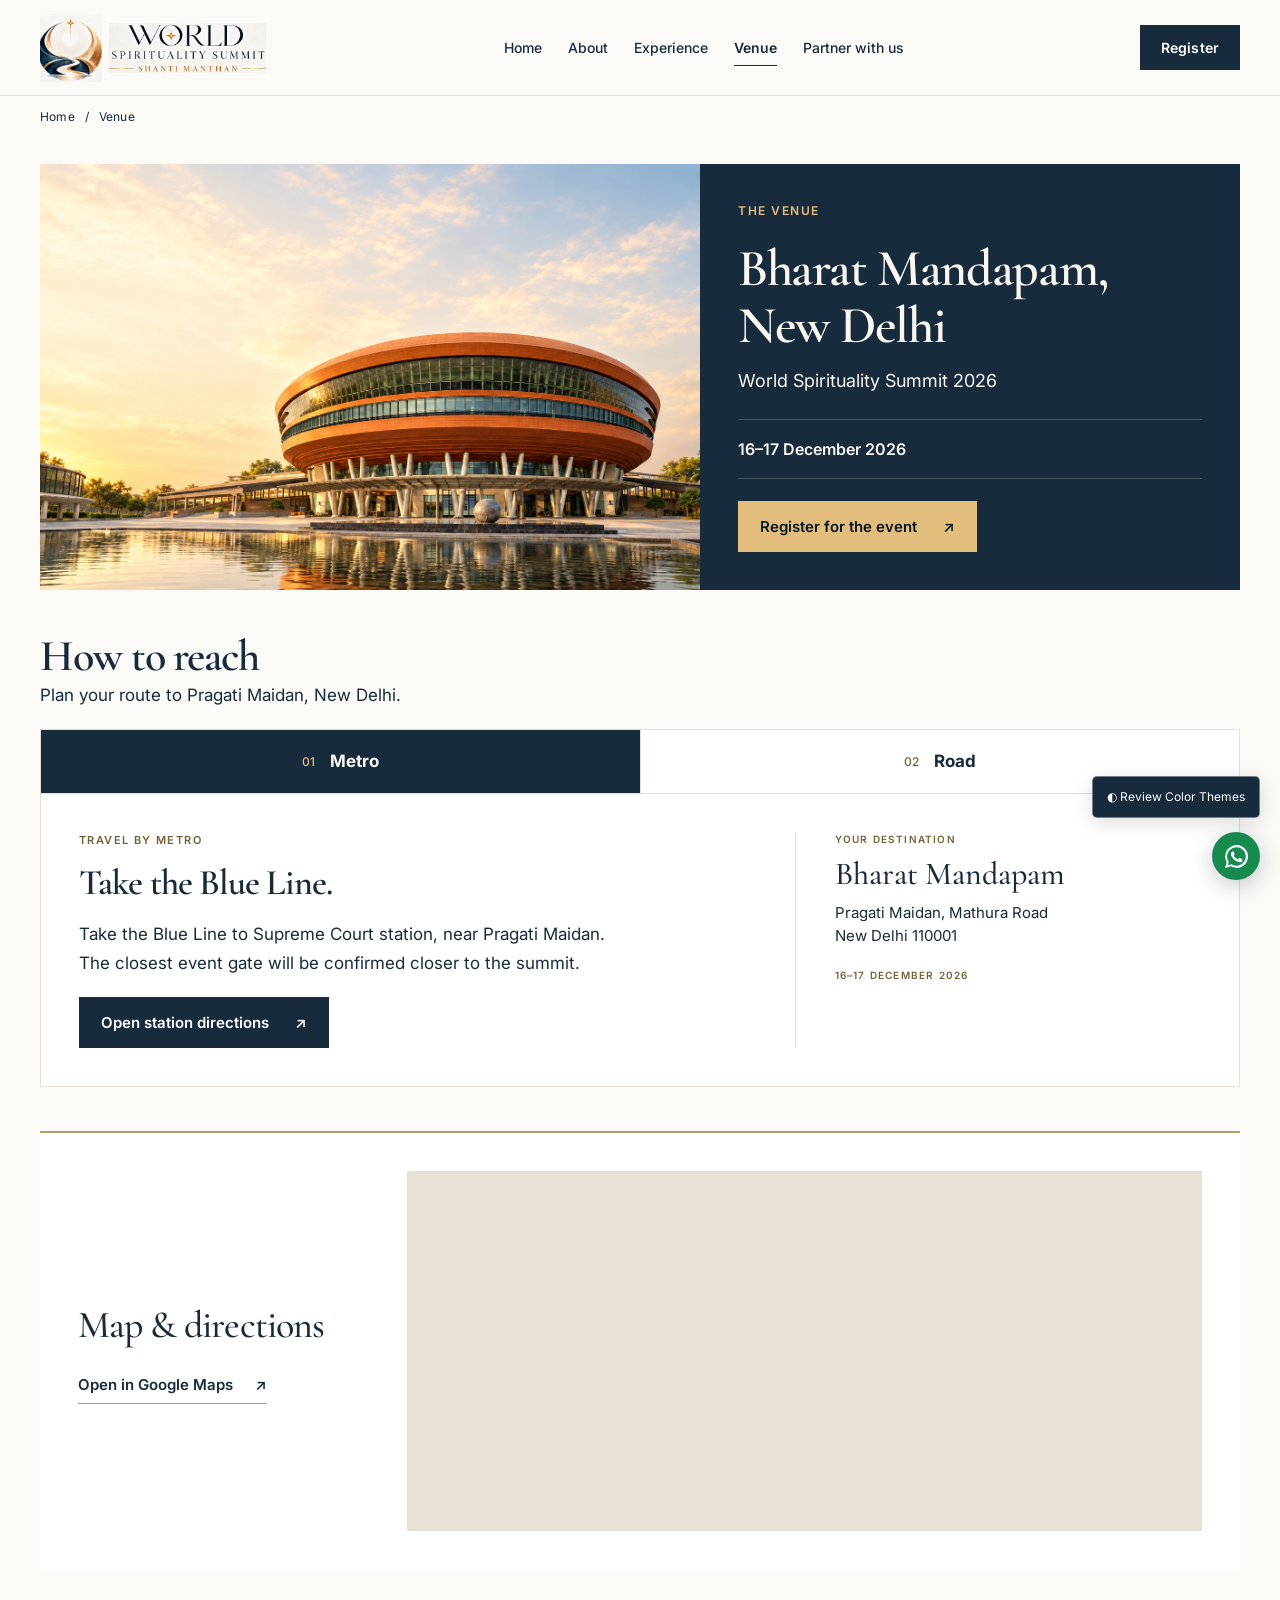
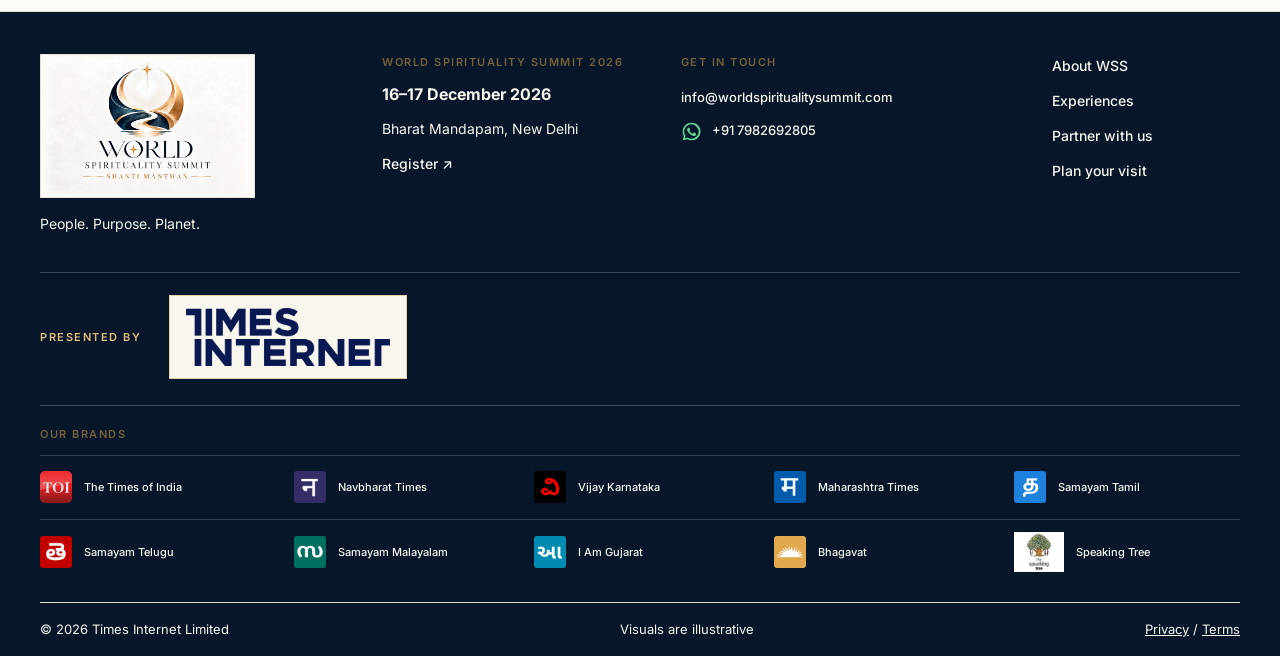
<file: venue.html>
<!-- WSS 2026 - Venue: Bharat Mandapam, New Delhi - Built for GitHub Pages - Static HTML only -->
<!doctype html>
<html lang="en">
<head>
<meta charset="utf-8">
<meta name="viewport" content="width=device-width, initial-scale=1">
<title>Venue: Bharat Mandapam, New Delhi | WSS 2026</title>
<meta name="description" content="World Spirituality Summit 2026: Shanti Manthan - People. Purpose. Planet. Bharat Mandapam, New Delhi, 16-17 December 2026.">
<link rel="icon" href="./assets/images/logo-final.jpeg">
<script src="./assets/js/theme.js?v=layout-selector-4">
</script>
<link rel="preconnect" href="https://fonts.googleapis.com">
<link rel="preconnect" href="https://fonts.gstatic.com" crossorigin>
<link href="https://fonts.googleapis.com/css2?family=Inter:wght@400;500;600;700&family=Cormorant+Garamond:wght@400;500;600;700&display=swap" rel="stylesheet">
<link rel="stylesheet" href="./assets/css/themes.css">
<link rel="stylesheet" href="./assets/css/style.css">
<link rel="stylesheet" href="./assets/css/components.css">
<link rel="stylesheet" href="./assets/css/editorial.css">
<link rel="stylesheet" href="./assets/css/ad-free.css">

<link rel="stylesheet" href="./assets/css/premium.css">
<link rel="stylesheet" href="./assets/css/layout.css">
<link rel="stylesheet" href="./assets/css/commerce.css">
<link rel="stylesheet" href="./assets/css/brand.css">
<script src="./assets/js/launch.js?v=forms-3"></script>

<link rel="stylesheet" href="./assets/css/site-refinement.css?v=register-2">
<link rel="stylesheet" href="./assets/css/premium-design.css?v=art-direction-3">
<link rel="stylesheet" href="./assets/css/event-presentation.css?v=4">
<link rel="stylesheet" href="./assets/css/cohesive.css?v=13">
</head>
<body id="page-top" data-page="venue">
<div data-site-header></div>
<main id="main" class="pd"><section class="ux-venue-opening pd-wrap"><img src="./assets/images/venue-hero.jpg" alt="Illustrative view of the summit venue" width="1672" height="941" fetchpriority="high"><div><p class="pd-label">THE VENUE</p><h1>Bharat Mandapam,<br>New Delhi</h1><p>World Spirituality Summit 2026</p><div class="ux-venue-date">16–17 December 2026</div><a class="pd-button" href="./register.html?reason=attend">Register for the event <span aria-hidden="true">↗</span></a></div></section>
<section class="ev-travel pd-wrap" id="venue-directions"><div class="ev-section-intro"><h2>How to reach</h2><p>Plan your route to Pragati Maidan, New Delhi.</p></div><div class="ev-travel-tabs" role="tablist" aria-label="Travel options"><button role="tab" id="travel-tab-0" aria-controls="travel-panel" aria-selected="true" data-travel="0">01 <strong>Metro</strong></button><button role="tab" id="travel-tab-1" aria-controls="travel-panel" aria-selected="false" tabindex="-1" data-travel="1">02 <strong>Road</strong></button></div><div id="travel-panel" class="ev-travel-panel" role="tabpanel" aria-labelledby="travel-tab-0"><div><span class="ev-kicker" id="travel-kicker">TRAVEL BY METRO</span><h3 id="travel-title">Take the Blue Line.</h3><p id="travel-description">Take the Blue Line to Supreme Court station, near Pragati Maidan. The closest event gate will be confirmed closer to the summit.</p><a class="pd-button" id="travel-action" href="https://www.google.com/maps/search/?api=1&amp;query=Supreme+Court+Metro+Station+New+Delhi" target="_blank" rel="noopener">Open station directions <span aria-hidden="true">↗</span></a></div><div class="venue-destination"><span class="venue-destination-label">YOUR DESTINATION</span><strong>Bharat Mandapam</strong><p>Pragati Maidan, Mathura Road<br>New Delhi 110001</p><span>16–17 DECEMBER 2026</span></div></div>
<div class="venue-map-block"><div><h2>Map &amp; directions</h2><a class="pd-link" href="https://www.google.com/maps/search/?api=1&amp;query=Bharat+Mandapam+New+Delhi" target="_blank" rel="noopener">Open in Google Maps <span aria-hidden="true">↗</span></a></div><iframe title="Map to Bharat Mandapam, New Delhi" src="https://maps.google.com/maps?q=Bharat%20Mandapam%2C%20New%20Delhi&amp;z=15&amp;output=embed" loading="lazy" referrerpolicy="strict-origin-when-cross-origin" allowfullscreen></iframe></div></section></main>
<div data-site-footer></div>
</div>


<div data-site-overlays></div>
<script src="./assets/js/site-shell.js?v=8" defer></script>
<script src="./assets/js/nav.js?v=2" defer>
</script>
<script src="./assets/js/tabs.js" defer>
</script>
<script src="./assets/js/modal.js" defer>
</script>
<script src="./assets/js/seating.js" defer>
</script>
<script src="./assets/js/tickets.js" defer>
</script>
<script src="./assets/js/motion.js" defer>
</script>
<script src="./assets/js/premium.js" defer></script>
<script src="./assets/js/design-motion.js?v=art-direction-2" defer></script>
<script src="./assets/js/event-interactions.js?v=4" defer></script>
<a class="ux-up" href="#page-top" aria-label="Scroll to top"><span aria-hidden="true">↑</span></a>
<script src="./assets/js/cohesive.js?v=5" defer></script>
</body>
</html>
</file>
<file: assets/css/themes.css>
:root {
  --color-primary:#0B1340;
  --color-accent:#C9A84C;
  --color-highlight:#F0D98A;
  --color-bg:#fff;
  --color-surface:#F8F8F6;
  --color-text:#1A1A1A;
  --color-muted:#595959;
  --color-border:#dededc;
  --font-heading:'Playfair Display',Georgia,serif;
  --font-body:'Inter',Arial,sans-serif
}

[data-theme="forest-champagne"] {
  --color-primary:#173F35;
  --color-accent:#D5B775;
  --color-highlight:#F2E5C4;
  --color-bg:#FFFEFA;
  --color-surface:#F0F4EE
}

[data-theme="burgundy-sandstone"] {
  --color-primary:#59283E;
  --color-accent:#D7AD75;
  --color-highlight:#F3DFC2;
  --color-bg:#FFFCF8;
  --color-surface:#F6EFEB
}

[data-theme="indigo-lavender"] {
  --color-primary:#30275F;
  --color-accent:#C7B6EB;
  --color-highlight:#E7DEF7;
  --color-bg:#FEFDFF;
  --color-surface:#F2EFF8
}

[data-theme="teal-copper"] {
  --color-primary:#124951;
  --color-accent:#E0AA82;
  --color-highlight:#F5DDCA;
  --color-bg:#FCFEFD;
  --color-surface:#EDF4F3
}
</file>
<file: assets/css/style.css>
* {
  box-sizing:border-box
}

html {
  scroll-behavior:smooth;
  scroll-padding-top:110px
}

body {
  margin:0;
  background:var(--color-bg);
  color:var(--color-text);
  font:16px/1.65 var(--font-body)
}

h1,h2,h3,p {
  margin-top:0
}

h1,h2,h3 {
  line-height:1.15
}

h1,h2 {
  font-family:var(--font-heading);
  font-weight:500
}

h1 {
  font-size:clamp(2.7rem,5.5vw,5.3rem);
  letter-spacing:-.04em
}

h2 {
  font-size:clamp(2rem,3.5vw,3.1rem);
  letter-spacing:-.025em
}

h3 {
  font-size:1.12rem
}

a {
  color:inherit;
  text-decoration:none
}

a:hover {
  text-decoration:underline
}

button,input,select,textarea {
  font:inherit
}

button,a,input,select,textarea {
  -webkit-tap-highlight-color:transparent
}

button {
  cursor:pointer
}

button:disabled {
  cursor:not-allowed;
  opacity:.6
}

img {
  max-width:100%;
  display:block
}

button:focus-visible,a:focus-visible,input:focus-visible,select:focus-visible,textarea:focus-visible,[tabindex]:focus-visible {
  outline:3px solid var(--color-primary);
  outline-offset:4px
}

.dark :focus-visible,.hero :focus-visible {
  outline-color:white
}

[hidden] {
  display:none!important
}

.container {
  width:min(1200px,calc(100% - 64px));
  margin:auto
}

.section {
  padding:80px 0
}

.section-heading {
  max-width:780px;
  margin-bottom:32px
}

.section-heading p {
  color:var(--color-muted)
}

.surface {
  background:var(--color-surface)
}

.dark {
  background:var(--color-primary);
  color:white
}

.eyebrow {
  font-size:.76rem;
  font-weight:600;
  letter-spacing:.18em;
  text-transform:uppercase
}

.hero {
  min-height:calc(100svh - 96px);
  display:grid;
  place-items:center;
  text-align:center;
  position:relative;
  overflow:hidden;
  background:var(--color-primary);
  color:white;
  padding:88px 24px 60px
}

.hero:before,.quote:before {
  content:'';
  position:absolute;
  inset:0;
  background:linear-gradient(180deg,color-mix(in srgb,var(--color-primary) 66%,transparent),color-mix(in srgb,var(--color-primary) 85%,transparent)),url('../images/hero-bg.jpg') center/cover
}

.hero-content {
  position:relative;
  max-width:980px
}

.hero .eyebrow {
  color:var(--color-highlight);
  margin-bottom:30px
}

.hero h1 {
  margin-bottom:22px
}

.hero h1 em {
  font-weight:400;
  color:var(--color-highlight)
}

.hero h2 {
  font:400 1.1rem var(--font-body);
  letter-spacing:.1em;
  margin-bottom:28px
}

.hero-meta {
  font-size:.94rem;
  margin-bottom:32px
}

.actions {
  display:flex;
  gap:12px;
  flex-wrap:wrap
}

.hero .actions {
  justify-content:center
}

.hero-foot {
  margin:52px 0 0;
  font-size:.75rem;
  letter-spacing:.15em;
  color:var(--color-highlight)
}

.stats {
  background:var(--color-primary);
  color:white;
  border-top:1px solid #ffffff26
}

.stats .container {
  display:grid;
  grid-template-columns:repeat(6,1fr);
  padding:28px 0;
  gap:20px
}

.stat {
  text-align:center;
  border-right:1px solid #ffffff26
}

.stat:last-child {
  border:0
}

.stat strong {
  display:block;
  font:500 2.25rem var(--font-heading);
  color:var(--color-highlight)
}

.stat span {
  font-size:.78rem
}

.split {
  display:grid;
  grid-template-columns:1fr 1fr;
  gap:64px;
  align-items:center
}

.grid {
  display:grid;
  grid-template-columns:repeat(3,minmax(0,1fr));
  gap:24px
}

.grid.two {
  grid-template-columns:repeat(2,minmax(0,1fr))
}

.editorial-image {
  border-radius:8px;
  aspect-ratio:1.25;
  object-fit:cover
}

.placeholder {
  min-height:200px;
  display:grid;
  place-items:center;
  padding:28px;
  background:var(--color-surface);
  border:1px solid var(--color-border);
  text-align:center;
  color:var(--color-muted)
}

.image-grid {
  display:grid;
  grid-template-columns:1fr 1fr;
  gap:12px
}

.image-grid .placeholder {
  min-height:170px
}

.quote {
  position:relative;
  text-align:center;
  padding:90px 24px;
  color:white;
  background:var(--color-primary)
}

.quote>div {
  position:relative;
  max-width:900px;
  margin:auto
}

.quote h2 {
  font-size:clamp(2rem,4vw,3.5rem)
}

.page-hero {
  background:var(--color-primary);
  color:white;
  padding:65px 0
}

.page-hero h1 {
  font-size:clamp(2.4rem,4.5vw,4rem);
  max-width:1000px;
  margin-bottom:20px
}

.page-hero .eyebrow {
  color:var(--color-highlight)
}

.page-hero p:last-child {
  margin:0
}

.note {
  font-size:.85rem;
  color:var(--color-muted)
}

.dark .note {
  color:#e2e2e2
}

.inline-link {
  text-decoration:underline;
  text-underline-offset:5px;
  font-weight:600
}

.speaker-grid {
  display:grid;
  grid-template-columns:repeat(5,minmax(0,1fr));
  gap:20px
}

.speaker {
  text-align:center;
  padding:22px 12px;
  border:1px solid var(--color-border);
  border-radius:8px
}

.avatar {
  width:94px;
  height:94px;
  background:var(--color-surface);
  border:1px solid var(--color-border);
  border-radius:50%;
  display:grid;
  place-items:center;
  margin:0 auto 20px;
  font:1.8rem var(--font-heading);
  color:var(--color-primary)
}

.speaker h3 {
  font-size:.98rem;
  line-height:1.4;
  margin-bottom:8px
}

.speaker p {
  font-size:.82rem;
  color:var(--color-muted);
  margin:0
}

.speaker-strip {
  display:flex;
  overflow-x:auto;
  gap:20px;
  padding-bottom:20px
}

.speaker-strip .speaker {
  flex:0 0 210px;
  background:white
}

.timeline {
  margin-top:30px
}

.session {
  display:grid;
  grid-template-columns:130px 1fr;
  gap:28px;
  padding:26px 0;
  border-bottom:1px solid var(--color-border)
}

.session-body {
  border-left:4px solid var(--session-color,#666);
  padding-left:24px
}

.session h3 {
  margin:10px 0
}

.session .tag {
  font-size:.78rem;
  text-transform:uppercase;
  letter-spacing:.06em
}

.session p {
  margin-bottom:0;
  color:var(--color-muted)
}

.time {
  font-weight:600;
  font-size:.88rem
}

.experience-row {
  display:grid;
  grid-template-columns:1fr 1fr;
  gap:56px;
  align-items:center
}

.experience-row.reverse .experience-visual {
  order:2
}

.experience-visual {
  min-height:260px;
  background:var(--color-primary);
  color:var(--color-highlight);
  display:flex;
  flex-direction:column;
  justify-content:center;
  padding:40px;
  border-radius:8px
}

.experience-visual strong {
  font:5rem var(--font-heading)
}

.experience-visual span {
  font-size:1.2rem
}

.map-frame {
  width:100%;
  height:380px;
  border:0;
  border-radius:8px
}

.donut {
  width:240px;
  height:240px;
  border-radius:50%;
  background:conic-gradient(#0b1340 0 30%,#c9a84c 30% 55%,#258080 55% 75%,#8065ac 75% 90%,#aaa 90%);
  margin:auto;
  display:grid;
  place-items:center
}

.donut:after {
  content:'Our community';
  background:var(--color-bg);
  border-radius:50%;
  width:160px;
  height:160px;
  display:grid;
  place-items:center;
  font-family:var(--font-heading)
}

.legend {
  list-style:none;
  padding:0
}

.legend li {
  display:flex;
  justify-content:space-between;
  padding:8px 0;
  border-bottom:1px solid var(--color-border)
}

.seating-map {
  width:100%;
  max-height:560px
}

.zone {
  cursor:pointer;
  stroke:#fff;
  stroke-width:3
}

.zone:hover,.zone.selected {
  stroke:#171717;
  stroke-width:6
}

.zone:focus {
  outline:none;
  stroke:#171717;
  stroke-width:6
}

.zone-info {
  background:var(--color-surface);
  padding:24px;
  border-radius:8px
}

.zone-info p {
  margin-bottom:12px
}

.review-summary {
  padding:28px;
  background:var(--color-surface);
  border-radius:8px
}

.summary-line {
  display:flex;
  justify-content:space-between;
  gap:20px;
  margin:12px 0
}

.summary-total {
  border-top:1px solid var(--color-border);
  padding-top:16px;
  font-size:1.4rem;
  font-weight:600
}

.booking-success {
  max-width:700px;
  margin:auto;
  text-align:center
}

.success-mark {
  font-size:3rem;
  color:#226640
}

.review-notice {
  padding:12px 16px;
  background:var(--color-surface);
  border-left:3px solid var(--color-primary);
  font-size:.85rem;
  margin-bottom:24px
}

@media(min-width:1500px) {
  .hero {
  min-height:760px
}


}

@media(max-width:1100px) {
  .split {
  gap:32px
}

.speaker-grid {
  grid-template-columns:repeat(3,1fr)
}

.stats .container {
  grid-template-columns:repeat(3,1fr)
}

.stat:nth-child(3) {
  border:0
}


}

@media(max-width:767px) {
  .container {
  width:calc(100% - 32px)
}

.section {
  padding:48px 0
}

.hero {
  min-height:700px;
  padding:60px 16px
}

.hero h1 {
  font-size:3.2rem
}

.hero h2 {
  font-size:.96rem;
  letter-spacing:.03em
}

.hero .actions {
  flex-direction:column;
  max-width:310px;
  margin:auto
}

.hero-foot {
  margin-top:36px
}

.stats .container {
  gap:24px 10px
}

.stat strong {
  font-size:1.8rem
}

.stat span {
  font-size:.7rem
}

.split,.grid,.grid.two,.experience-row {
  grid-template-columns:1fr;
  gap:24px
}

.speaker-grid {
  grid-template-columns:repeat(2,minmax(0,1fr));
  gap:12px
}

.speaker {
  padding:18px 8px
}

.experience-row.reverse .experience-visual {
  order:0
}

.session {
  grid-template-columns:1fr;
  gap:10px
}

.page-hero {
  padding:44px 0
}

.image-grid .placeholder {
  min-height:130px;
  font-size:.85rem
}

.quote {
  padding:60px 20px
}

body {
  padding-bottom:78px
}

.map-frame {
  height:280px
}


}

@media(prefers-reduced-motion:reduce) {
  * {
  scroll-behavior:auto!important;
  transition:none!important
}


}
</file>
<file: assets/css/components.css>
.site-header {
  height:96px;
  position:sticky;
  top:0;
  z-index:30;
  background:var(--color-bg);
  display:flex;
  align-items:center;
  padding:0 32px;
  gap:24px;
  border-bottom:1px solid var(--color-border)
}

.site-header.scrolled {
  box-shadow:0 3px 20px #0000000a;
  background:white
}

.brand {
  display:flex;
  gap:12px;
  align-items:center;
  color:var(--color-primary);
  font-size:.73rem;
  font-weight:600;
  line-height:1.45;
  flex-shrink:0
}

.brand:hover {
  text-decoration:none
}

.brand-mark {
  font:600 1.9rem var(--font-heading);
  line-height:.8;
  letter-spacing:-.08em
}

.brand-mark span {
  display:block;
  font:600 .6rem var(--font-body);
  letter-spacing:.32em;
  text-align:center;
  margin-top:9px
}

.site-header nav {
  display:flex;
  gap:18px;
  margin-left:auto;
  align-items:center
}

.site-header nav a {
  font-size:.79rem;
  padding:10px 0;
  white-space:nowrap
}

.site-header nav a[aria-current] {
  border-bottom:2px solid var(--color-primary);
  font-weight:700
}

.button {
  border:1px solid transparent;
  border-radius:4px;
  padding:12px 26px;
  background:var(--color-accent);
  color:#171717;
  display:inline-flex;
  align-items:center;
  justify-content:center;
  font-size:.9rem;
  font-weight:600;
  line-height:1.5;
  transition:filter .2s,transform .2s
}

.button:hover {
  filter:brightness(.94);
  text-decoration:none
}

.button.secondary {
  border-color:var(--color-primary);
  color:var(--color-primary);
  background:transparent
}

.button.secondary:hover {
  background:var(--color-primary);
  color:white
}

.dark .secondary,.hero .secondary {
  border-color:#ffffff88;
  color:white
}

.dark .secondary:hover,.hero .secondary:hover {
  background:white;
  color:var(--color-primary)
}

.header-cta {
  padding:11px 16px;
  white-space:nowrap;
  font-size:.78rem
}

.menu-toggle {
  display:none;
  background:none;
  border:0;
  font-size:1.6rem
}

.card {
  background:white;
  border:1px solid var(--color-border);
  border-radius:8px;
  padding:24px;
  color:var(--color-text);
  transition:transform .2s,box-shadow .2s
}

.card:hover {
  box-shadow:0 4px 20px #00000014;
  transform:translateY(-2px)
}

.card-number {
  font:.85rem var(--font-body);
  display:block;
  color:var(--color-muted);
  margin-bottom:28px
}

.card h3 {
  font:500 1.45rem var(--font-heading);
  color:var(--color-primary)
}

.card p {
  color:var(--color-muted);
  margin-bottom:0
}

.card ul {
  padding-left:20px;
  font-size:.9rem
}

.card li {
  margin-bottom:10px
}

.price {
  display:block;
  font:500 2rem var(--font-heading);
  margin:20px 0;
  color:var(--color-primary)
}

.ticket-grid {
  display:grid;
  grid-template-columns:repeat(5,minmax(0,1fr));
  gap:16px
}

.ticket-card {
  position:relative;
  display:block;
  cursor:pointer;
  padding:22px 18px
}

.ticket-card:has(input:checked) {
  border:2px solid var(--color-primary);
  padding:21px 17px;
  box-shadow:0 0 0 3px var(--color-highlight)
}

.ticket-card h3 {
  margin-top:16px
}

.ticket-card .price {
  font-size:1.6rem
}

.ticket-card li {
  font-size:.8rem
}

.badge {
  display:inline-block;
  font-size:.65rem;
  letter-spacing:.07em;
  background:var(--color-highlight);
  color:#171717;
  padding:4px 8px;
  border-radius:3px;
  margin-bottom:8px
}

.tabs {
  display:flex;
  gap:8px;
  flex-wrap:wrap;
  border-bottom:1px solid var(--color-border);
  padding-bottom:14px
}

.tabs button {
  padding:12px 22px;
  border:1px solid var(--color-border);
  background:white;
  color:var(--color-primary);
  border-radius:4px
}

.tabs button.active {
  background:var(--color-primary);
  color:white;
  border-color:var(--color-primary)
}

.tab-panel {
  padding-top:32px
}

.stepper {
  display:flex;
  list-style:none;
  padding:0;
  margin:0 0 32px;
  gap:8px
}

.stepper li {
  flex:1;
  padding:14px 10px;
  background:var(--color-surface);
  border-bottom:3px solid var(--color-border);
  font-size:.9rem
}

.stepper .active {
  border-color:var(--color-primary);
  color:var(--color-primary);
  font-weight:600
}

.form-grid {
  display:grid;
  grid-template-columns:1fr 1fr;
  gap:20px
}

.field {
  display:flex;
  flex-direction:column;
  gap:7px;
  font-size:.9rem;
  font-weight:500
}

.field.full {
  grid-column:1/-1
}

input:not([type=checkbox]):not([type=radio]),select,textarea {
  width:100%;
  padding:12px;
  border:1px solid #888;
  border-radius:2px;
  background:white;
  color:#1a1a1a;
  min-height:48px
}

textarea {
  min-height:120px
}

input[type=checkbox],input[type=radio] {
  accent-color:var(--color-primary);
  width:18px;
  height:18px;
  vertical-align:middle
}

.check-label {
  display:flex;
  align-items:center;
  gap:10px;
  margin:12px 0
}

.form-actions {
  margin-top:28px;
  display:flex;
  gap:12px;
  flex-wrap:wrap
}

.error {
  font-size:.82rem;
  color:#9b1c1c
}

.field input[aria-invalid=true] {
  border-color:#9b1c1c
}

.total-strip {
  display:flex;
  justify-content:space-between;
  align-items:center;
  padding:24px;
  background:var(--color-surface);
  margin:24px 0;
  gap:20px
}

.total-strip strong {
  font-size:1.6rem;
  color:var(--color-primary)
}

.quantity {
  max-width:160px
}

.text-button {
  border:0;
  background:none;
  text-decoration:underline;
  padding:0;
  color:inherit;
  font-size:inherit
}

footer {
  background:var(--color-surface);
  padding:64px 0 22px;
  color:var(--color-primary)
}

.footer-grid {
  display:grid;
  grid-template-columns:1fr .8fr 1.3fr 1fr;
  gap:40px
}

.footer-grid h3 {
  font-size:.85rem;
  margin:0 0 16px
}

.footer-grid p,.footer-grid a,.footer-grid span:not(.brand-mark) {
  font-size:.78rem;
  overflow-wrap:anywhere
}

.footer-grid>div>a:not(.brand) {
  display:block;
  margin:8px 0
}

.footer-grid .brand {
  margin-bottom:24px
}

.socials {
  display:flex;
  flex-wrap:wrap;
  gap:10px
}

.footer-bottom {
  margin-top:40px;
  padding-top:20px;
  border-top:1px solid var(--color-border);
  display:flex;
  justify-content:space-between;
  gap:20px;
  font-size:.72rem
}

.mobile-cta {
  display:none
}

.theme-open {
  position:fixed;
  right:20px;
  bottom:20px;
  z-index:45;
  border:1px solid #ffffff66;
  border-radius:30px;
  background:var(--color-primary);
  color:white;
  box-shadow:0 3px 18px #0003;
  padding:12px 18px;
  font-size:.82rem
}

.theme-open:focus-visible {
  outline-color:var(--color-accent)
}

dialog {
  border:1px solid var(--color-border);
  border-radius:12px;
  width:min(620px,calc(100% - 32px));
  max-height:85svh;
  overflow:auto;
  padding:28px;
  background:var(--color-bg);
  color:var(--color-text)
}

dialog::backdrop {
  background:#0008;
  backdrop-filter:blur(3px)
}

.dialog-head {
  display:flex;
  align-items:flex-start;
  justify-content:space-between;
  gap:12px
}

.dialog-head h2 {
  font-size:1.9rem;
  margin-bottom:16px
}

.dialog-head .eyebrow {
  margin-bottom:12px
}

.dialog-head button {
  border:0;
  background:none;
  font-size:1.6rem;
  line-height:1
}

.dialog-actions {
  display:flex;
  gap:10px;
  flex-wrap:wrap;
  margin-top:20px
}

.theme-option {
  display:flex;
  width:100%;
  gap:16px;
  align-items:center;
  text-align:left;
  padding:14px;
  border:1px solid var(--color-border);
  border-radius:6px;
  background:white;
  margin:10px 0;
  color:#1a1a1a
}

.theme-option[aria-pressed=true] {
  border:2px solid var(--color-primary);
  padding:13px;
  background:var(--color-surface)
}

.theme-option strong {
  font-size:.91rem
}

.theme-option small {
  display:block;
  font-size:.76rem;
  color:#595959
}

.swatches {
  display:flex;
  flex-shrink:0
}

.swatches i {
  display:block;
  width:19px;
  height:35px
}

.swatches i:first-child {
  border-radius:4px 0 0 4px
}

.swatches i:last-child {
  border-radius:0 4px 4px 0
}

.selected-label {
  margin-left:auto;
  font-size:.72rem;
  font-weight:700
}

.skip {
  position:fixed;
  top:-100px;
  left:10px;
  z-index:100;
  padding:12px;
  background:white
}

.skip:focus {
  top:10px
}

.inline-status {
  margin:16px 0;
  font-size:.9rem
}

.honeypot {
  display:none
}

.map-tooltip {
  font-size:.9rem;
  min-height:30px;
  margin-top:16px
}

@media(max-width:1250px) {
  .site-header {
  padding:0 24px;
  gap:16px
}

.site-header nav {
  gap:12px
}

.brand>span:last-child:not(.brand-mark) {
  display:none
}


}

@media(max-width:1050px) {
  .site-header {
  height:80px
}

.menu-toggle {
  display:block
}

.header-cta {
  margin-left:auto
}

.site-header nav {
  display:none;
  position:fixed;
  inset:80px 0 0;
  background:var(--color-bg);
  padding:32px;
  overflow:auto;
  flex-direction:column;
  align-items:stretch;
  gap:8px
}

.site-header nav.open {
  display:flex
}

.site-header nav a {
  font-size:1.2rem
}

.ticket-grid {
  grid-template-columns:repeat(3,1fr)
}

.footer-grid {
  grid-template-columns:1fr 1fr
}


}

@media(max-width:767px) {
  .site-header {
  height:72px;
  padding:0 16px
}

.site-header nav {
  top:72px
}

.brand>span:last-child:not(.brand-mark) {
  display:block;
  font-size:.65rem
}

.header-cta {
  display:none
}

.menu-toggle {
  margin-left:auto
}

.brand-mark {
  font-size:1.7rem
}

.footer-grid {
  gap:32px 20px
}

.footer-bottom {
  flex-direction:column;
  gap:12px
}

.form-grid {
  grid-template-columns:1fr
}

.ticket-grid {
  grid-template-columns:1fr 1fr;
  gap:12px
}

.ticket-card {
  padding:16px 12px
}

.ticket-card:has(input:checked) {
  padding:15px 11px
}

.ticket-card h3 {
  font-size:1.2rem
}

.ticket-card .price {
  font-size:1.35rem
}

.total-strip {
  align-items:flex-start;
  flex-direction:column
}

.mobile-cta {
  display:flex;
  position:fixed;
  bottom:0;
  left:0;
  right:0;
  z-index:40;
  border-radius:0;
  padding:18px 10px;
  padding-bottom:max(18px,env(safe-area-inset-bottom));
  box-shadow:0 -2px 12px #0001
}

.theme-open {
  bottom:82px;
  right:12px;
  padding:10px 14px
}

.theme-open span {
  font-size:.75rem
}

dialog {
  padding:20px
}

.theme-option {
  gap:10px
}

.swatches i {
  width:13px
}

.stepper li {
  font-size:.8rem
}

.card {
  padding:20px
}

.ticket-card {
  padding:16px 12px
}


}

/* Compact, unobstructed approval control in the mobile header. */
@media(max-width:767px) {
  .theme-open {
  top:18px;
  right:56px;
  bottom:auto;
  height:36px;
  padding:6px 10px;
  box-shadow:none;
  border-radius:4px;
}

.theme-open span {
  display:none;
}

.theme-open::after {
  content:' Themes';
  font-size:.75rem;
}


}

@media(max-width:380px) {
  .brand>span:last-child:not(.brand-mark) {
  display:none;
}


}

@media(min-width:1051px) {
  .site-header nav a { font-size:.875rem; }
}

.card h3 {
  overflow-wrap:anywhere;
}

.feature-icon { width:32px; height:32px; color:var(--color-primary); margin-bottom:24px; }
</file>
<file: assets/css/editorial.css>
/* Reference-led art direction. All color choices remain controlled by theme tokens. */
:root {
  --hero-paper: #faf6eb;
  --accent-ink: #806019;
  --surface-tint: #edf0e7;
}
[data-theme="forest-champagne"] {
  --color-primary: #103d30;
  --color-accent: #d3b479;
  --color-highlight: #f3e5bb;
  --color-bg: #fffcf5;
  --color-surface: #eff2e9;
  --color-border: #dcded3;
  --hero-paper: #fbf5e5;
  --accent-ink: #806019;
}
[data-theme="midnight-gold"] { --hero-paper: #f7f5ed; --surface-tint: #edf0f5; }
[data-theme="burgundy-sandstone"] { --hero-paper: #fbf0e5; --surface-tint: #f4eae7; }
[data-theme="indigo-lavender"] { --hero-paper: #f7f2fc; --surface-tint: #efedf7; }
[data-theme="teal-copper"] { --hero-paper: #f3f7ef; --surface-tint: #e9f2ef; }
body { -webkit-font-smoothing: antialiased; }
h1, h2 { text-wrap: balance; }
figure { margin: 0; }
.site-header {
  height: 88px;
  background: var(--color-bg);
  border-bottom: 1px solid color-mix(in srgb, var(--color-primary) 12%, transparent);
}
.site-header.scrolled { background: color-mix(in srgb, var(--color-bg) 94%, transparent); backdrop-filter: blur(16px); }
.brand { gap: 15px; }
.brand-mark { letter-spacing: -.065em; }
.site-header nav a { position: relative; border: 0; }
.site-header nav a::after { content: ''; position: absolute; height: 1px; left: 0; right: 0; bottom: 5px; background: var(--color-primary); transform: scaleX(0); transform-origin: left; transition: transform .25s ease; }
.site-header nav a:hover::after, .site-header nav a[aria-current]::after { transform: scaleX(1); }
.site-header nav a[aria-current] { border: 0; }
.button { border-radius: 3px; min-height: 48px; gap: 22px; padding: 13px 25px; letter-spacing: .01em; }
.header-cta { min-height: 42px; padding: 10px 18px; }
.button:not(.secondary) { background: var(--color-primary); color: white; }
.dark .button:not(.secondary) { background: var(--color-accent); color: #171717; }
.button.secondary { border-color: color-mix(in srgb, var(--color-primary) 55%, transparent); }
.button:hover { filter: none; transform: translateY(-2px); box-shadow: 0 5px 15px #0000000d; }
.eyebrow { font-size: .72rem; letter-spacing: .19em; line-height: 1.6; }
.fine-line { display: inline-block; width: 28px; height: 1px; background: currentColor; margin-right: 12px; vertical-align: middle; }
/* Live text sits above a standalone image; the chakra is a separate animated layer. */
.editorial-hero {
  isolation: isolate;
  position: relative;
  min-height: 720px;
  height: min(820px, calc(100svh - 88px));
  display: flex;
  align-items: center;
  text-align: left;
  padding: 54px max(5vw, calc((100vw - 1280px) / 2)) 100px;
  background: var(--hero-paper);
  color: var(--color-primary);
}
.editorial-hero::before { display: none; }
.hero-venue { position: absolute; inset: 0; width: 100%; height: 100%; object-fit: cover; object-position: center 59%; z-index: -3; }
.hero-wash { position: absolute; inset: 0; z-index: -2; background: linear-gradient(90deg, var(--hero-paper) 0%, color-mix(in srgb, var(--hero-paper) 96%, transparent) 28%, color-mix(in srgb, var(--hero-paper) 70%, transparent) 42%, transparent 65%), linear-gradient(0deg, #12271955, transparent 21%); }
.hero-content { max-width: 640px; width: 49%; z-index: 2; }
.editorial-hero .eyebrow { color: var(--color-primary); margin: 0 0 32px; font-size: .68rem; }
.editorial-hero h1 { font-size: clamp(4.6rem, 6.7vw, 6.75rem); line-height: .94; letter-spacing: -.055em; font-weight: 500; margin: 0 0 21px; text-wrap: initial; }
.editorial-hero h1 > span { display: block; font: 400 clamp(2rem, 3.2vw, 3.1rem)/1.4 var(--font-body); letter-spacing: -.045em; margin-top: 15px; }
.hero-mantra { font-size: .98rem; line-height: 1.7; margin-bottom: 25px; }
.hero-mantra span { color: var(--accent-ink); margin: 0 5px; }
.hero-details { margin-bottom: 26px; }
.hero-details::before { content: ''; width: 55px; height: 2px; background: var(--accent-ink); display: block; margin-bottom: 17px; }
.hero-details p { margin: 0; }
.hero-details strong { font-size: 1.55rem; font-weight: 400; line-height: 1.4; color: var(--accent-ink); display: block; }
.hero-details span { display: block; font-size: 1.06rem; margin-top: 2px; }
.editorial-hero .actions { justify-content: flex-start; gap: 12px; }
.editorial-hero .secondary { border-color: var(--color-primary); color: var(--color-primary); background: color-mix(in srgb, var(--hero-paper) 75%, transparent); }
.editorial-hero .secondary:hover { background: var(--color-primary); color: white; }
.hero-chakra { position: absolute; width: min(44vw, 670px); height: auto; aspect-ratio: 1; right: 6%; top: -8%; z-index: -1; opacity: .8; pointer-events: none; }
.chakra-art { width: 100%; height: 100%; object-fit: contain; }
.hero-bottom { position: absolute; bottom: 24px; left: max(5vw, calc((100vw - 1280px) / 2)); right: 32px; display: flex; justify-content: space-between; align-items: center; gap: 16px; }
.hero-bottom p { margin: 0; font-size: .66rem; letter-spacing: .2em; color: var(--color-primary); }
.motion-control { color: var(--color-primary); background: var(--hero-paper); border: 1px solid color-mix(in srgb, var(--color-primary) 25%, transparent); border-radius: 24px; padding: 7px 13px; font-size: .72rem; min-height: 34px; }
.motion-control:disabled { opacity: .8; }
.stats { background: var(--color-primary); border: 0; }
.stats .container { padding: 30px 0; }
.stat strong { font-size: 2rem; margin-bottom: 5px; }
.stat span { font-size: .76rem; letter-spacing: .01em; }
.section { padding: 76px 0; }
.section h2 { color: var(--color-primary); }
.section.dark h2 { color: var(--color-highlight); }
.section-heading { margin-bottom: 36px; }
.section-heading::before { content: ''; display: block; width: 34px; height: 2px; background: var(--color-accent); margin-bottom: 18px; }
.split { gap: 60px; }
.summit-collage { position: relative; padding: 0 0 60px 0; margin: 12px 0 16px; }
.collage-main { width: 89%; position: relative; overflow: hidden; border-radius: 150px 150px 4px 4px; }
.collage-main img { width: 100%; height: 430px; object-fit: cover; }
.collage-main figcaption { position: absolute; bottom: 0; left: 0; right: 0; padding: 50px 25px 20px; background: linear-gradient(transparent, #112b25bf); color: white; font: 1.3rem var(--font-heading); }
.collage-detail { position: absolute; width: 49%; right: 0; bottom: 0; border: 7px solid var(--color-bg); border-radius: 4px; overflow: hidden; }
.collage-detail img { width: 100%; height: 205px; object-fit: cover; }
.collage-seal { position: absolute; left: -38px; bottom: 3px; display: block; width: 125px; height: 125px; padding: 10px; border-radius: 50%; background: var(--color-primary); }
.collage-seal img { width: 100%; height: 100%; object-fit: contain; }
.card { border-color: color-mix(in srgb, var(--color-primary) 14%, transparent); padding: 27px; border-radius: 5px; }
.card:hover { box-shadow: 0 12px 30px #172b2310; transform: translateY(-4px); }
.image-card { padding: 0; overflow: hidden; }
.image-card > img { width: 100%; height: 220px; object-fit: cover; transition: transform .7s ease; }
.image-card:hover > img { transform: scale(1.035); }
.image-card-body { padding: 25px; position: relative; background: white; }
.image-card .feature-icon { width: 26px; height: 26px; margin: 0 0 14px; }
.image-card h3 { margin-bottom: 10px; }
.speaker { background: var(--color-bg); border-color: color-mix(in srgb, var(--color-primary) 13%, transparent); border-radius: 5px; padding-top: 28px; }
.avatar { background: var(--color-primary); color: var(--color-highlight); border: 5px solid var(--color-surface); box-shadow: 0 0 0 1px var(--color-accent); }
.speaker-strip { scrollbar-width: thin; scrollbar-color: var(--color-accent) transparent; }
.speaker-strip .speaker { background: var(--color-bg); }
.speaker h3 { color: var(--color-primary); }
.quote { background: var(--color-primary); overflow: hidden; padding: 95px 24px; }
.quote::before { background: radial-gradient(ellipse at center, color-mix(in srgb,var(--color-accent) 12%,transparent), transparent 70%); }
.quote h2 { color: var(--color-highlight); }
.quote-chakra { position: absolute; width: 540px; height: 540px; right: -80px; top: -110px; object-fit: contain; opacity: .13; }
.page-hero { position: relative; isolation: isolate; overflow: hidden; background: var(--hero-paper); color: var(--color-primary); padding: 62px 0; border-bottom: 1px solid var(--color-border); }
.page-hero .container { position: relative; z-index: 1; padding-right: 200px; }
.page-hero .eyebrow { color: var(--accent-ink); }
.page-hero h1 { font-size: clamp(2.5rem, 4vw, 3.8rem); }
.page-chakra { width: 390px; height: 390px; position: absolute; top: -85px; right: 1%; opacity: .42; z-index: -1; pointer-events: none; }
.page-hero .motion-control { position: absolute; right: 24px; bottom: 15px; z-index: 2; }
.venue-panorama { position: relative; border-radius: 6px; overflow: hidden; margin: 28px 0; }
.venue-panorama img { width: 100%; height: 460px; object-fit: cover; object-position: center 64%; }
.venue-panorama figcaption { display: flex; gap: 16px; justify-content: space-between; background: var(--color-primary); color: var(--color-highlight); padding: 16px 24px; font-size: .9rem; }
.venue-panorama figcaption span { font-size: .75rem; color: white; opacity: .85; }
.experience-row { gap: 64px; }
.experience-visual { padding: 0; display: block; min-height: 0; border-radius: 6px; overflow: hidden; position: relative; margin: 0; }
.experience-visual img { width: 100%; height: 380px; object-fit: cover; transition: transform .8s ease; }
.experience-visual:hover img { transform: scale(1.035); }
.experience-visual figcaption { position: absolute; bottom: 0; left: 0; right: 0; padding: 30px 20px 17px; display: flex; align-items: center; gap: 16px; background: linear-gradient(transparent,#102a24d9); color: white; font-size: .7rem; letter-spacing: .06em; }
.experience-visual figcaption span { font: 1.8rem var(--font-heading); color: var(--color-highlight); }
.experience-row > div > p:last-child { color: var(--color-muted); line-height: 1.8; }
.editorial-banner { display: grid; grid-template-columns: 1fr 1fr; margin-top: 24px; margin-bottom: 76px; background: var(--color-primary); color: var(--color-highlight); border-radius: 6px; overflow: hidden; }
.editorial-banner figure img { width: 100%; height: 320px; object-fit: cover; }
.editorial-banner > div { position: relative; padding: 48px; overflow: hidden; display: flex; flex-direction: column; justify-content: center; }
.editorial-banner h2 { font-size: 2.5rem; position: relative; z-index: 1; }
.editorial-banner .eyebrow { color: white; position: relative; z-index: 1; }
.editorial-banner > div > img { position: absolute; width: 300px; height: 300px; right: -70px; bottom: -90px; opacity: .15; }
.timeline .session { border-bottom: 1px solid color-mix(in srgb, var(--color-primary) 12%, transparent); }
.time { color: var(--color-primary); }
.tabs button { transition: background .2s ease, color .2s ease; }
.ticket-card { padding: 22px 18px; }
.ticket-card:has(input:checked) { padding: 21px 17px; box-shadow: 0 0 0 3px var(--color-highlight); }
.review-summary, .zone-info { border: 1px solid var(--color-border); }
footer { position: relative; isolation: isolate; overflow: hidden; background: var(--color-surface); border-top: 1px solid var(--color-border); }
.footer-chakra { position: absolute; width: 400px; height: 400px; bottom: -200px; left: -150px; opacity: .16; z-index: -1; pointer-events: none; }
.footer-chakra img { width: 100%; height: 100%; object-fit: contain; }
.theme-open { border-radius: 5px; box-shadow: 0 5px 20px #0002; }
.theme-option { transition: border-color .2s, background .2s; }
.theme-option[aria-pressed=true] { box-shadow: inset 4px 0 0 var(--color-primary); }
.theme-guidance { font-size: .8rem; color: var(--color-muted); }
[data-motion="on"] .chakra-art { animation: chakra-turn 100s linear infinite; }
[data-motion="on"] .hero-content { animation: arrive .9s ease both; }
[data-motion="on"] .reveal { opacity: 0; transform: translateY(22px); transition: opacity .65s ease, transform .65s cubic-bezier(.2,.6,.3,1); transition-delay: var(--reveal-delay, 0ms); }
[data-motion="on"] .reveal.is-visible { opacity: 1; transform: none; }
[data-motion="off"] *, [data-page-hidden="true"] * { animation-play-state: paused !important; }
@keyframes chakra-turn { to { transform: rotate(360deg); } }
@keyframes arrive { from { opacity: 0; transform: translateY(16px); } to { opacity: 1; transform: translateY(0); } }
@media(min-width:1600px) { .editorial-hero { min-height: 780px; } }
@media(max-width:1100px) {
  .hero-content { width: 54%; }
  .editorial-hero { min-height: 680px; }
  .editorial-hero h1 { font-size: 5rem; }
  .hero-chakra { right: -3%; top: 0; width: 50vw; }
  .hero-wash { background: linear-gradient(90deg,var(--hero-paper),color-mix(in srgb,var(--hero-paper) 95%,transparent) 30%,color-mix(in srgb,var(--hero-paper) 55%,transparent) 56%,transparent 85%); }
  .split,.experience-row { gap: 34px; }
  .collage-main img { height: 370px; }
  .collage-detail img { height: 175px; }
  .collage-seal { width: 95px; height: 95px; left: -12px; }
  .page-hero .container { padding-right: 150px; }
  .page-chakra { right: -120px; }
}
@media(max-width:767px) {
  .site-header { height: 72px; }
  .editorial-hero { display: block; height: auto; min-height: 820px; padding: 43px 24px 350px; }
  .hero-content { width: 100%; max-width: none; }
  .editorial-hero .eyebrow { font-size: .58rem; margin-bottom: 22px; letter-spacing: .13em; }
  .fine-line { width: 18px; margin-right: 8px; }
  .editorial-hero h1 { font-size: clamp(3.4rem, 13vw, 5.5rem); line-height: .96; margin-bottom: 16px; }
  .editorial-hero h1 > span { font-size: 2.1rem; margin-top: 9px; }
  .hero-mantra { font-size: .83rem; margin-bottom: 18px; }
  .hero-details { margin-bottom: 22px; }
  .hero-details strong { font-size: 1.35rem; }
  .hero-details span { font-size: .91rem; }
  .hero-details::before { width: 40px; margin-bottom: 12px; }
  .hero-venue { top: auto; bottom: 0; height: 360px; object-position: 69% bottom; }
  .hero-wash { background: linear-gradient(180deg,var(--hero-paper) 0%,var(--hero-paper) 51%,color-mix(in srgb,var(--hero-paper) 80%,transparent) 61%,transparent 76%); }
  .hero-chakra { width: 300px; height: 300px; right: -110px; top: 30px; opacity: .18; }
  .editorial-hero .actions { flex-direction: row; justify-content: flex-start; max-width: none; gap: 8px; }
  .editorial-hero .button { font-size: .75rem; min-height: 45px; padding: 11px 15px; gap: 13px; }
  .hero-bottom { left: 20px; right: 16px; bottom: 16px; }
  .hero-bottom p { font-size: .55rem; letter-spacing: .1em; padding: 5px 8px; background: var(--hero-paper); }
  .motion-control { font-size: .64rem; padding: 5px 10px; }
  .stats .container { gap: 24px 8px; padding: 25px 0; }
  .stat strong { font-size: 1.65rem; }
  .stat span { font-size: .64rem; }
  .section { padding: 46px 0; }
  .section-heading { margin-bottom: 25px; }
  .split { gap: 30px; }
  .summit-collage { padding: 0 0 48px 10px; margin: 12px 0 0; }
  .collage-main img { height: 340px; }
  .collage-main figcaption { font-size: 1.2rem; padding-left: 20px; }
  .collage-detail { border-width: 5px; }
  .collage-detail img { height: 155px; }
  .collage-seal { left: 0; width: 80px; height: 80px; bottom: 6px; }
  .image-card > img { height: 220px; }
  .image-card-body { padding: 22px; }
  .image-card { padding: 0; }
  .page-hero { padding: 40px 0 60px; }
  .page-hero .container { padding-right: 0; }
  .page-hero h1 { font-size: 2.6rem; max-width: 100%; }
  .page-hero p:last-child { font-size: .88rem; max-width: 310px; }
  .page-chakra { width: 270px; height: 270px; right: -110px; top: -25px; opacity: .25; }
  .page-hero .motion-control { bottom: 12px; right: 16px; }
  .venue-panorama img { height: 280px; object-position: 64% center; }
  .venue-panorama figcaption { flex-direction: column; gap: 2px; padding: 13px 16px; }
  .experience-row { gap: 24px; }
  .experience-visual img { height: 280px; }
  .experience-row.reverse .experience-visual { order: 0; }
  .editorial-banner { grid-template-columns: 1fr; margin: 0 auto 46px; }
  .editorial-banner figure img { height: 230px; }
  .editorial-banner > div { padding: 30px 24px; }
  .editorial-banner h2 { font-size: 2rem; }
  .quote { padding: 65px 20px; }
  .quote-chakra { width: 390px; height: 390px; right: -170px; top: -40px; }
  .ticket-card { padding: 16px 12px; }
  .ticket-card:has(input:checked) { padding: 15px 11px; }
  .theme-open { box-shadow: none; }
  .mobile-cta.button { border-radius: 0; background: var(--color-primary); color: white; }
}
@media(max-width:360px) {
  .editorial-hero { padding-left: 18px; padding-right: 18px; min-height: 800px; }
  .editorial-hero h1 { font-size: 3.5rem; }
  .hero-mantra { font-size: .77rem; }
  .editorial-hero .button { padding: 10px 12px; font-size: .72rem; }
}
@media(prefers-reduced-motion:reduce) {
  *, *::before, *::after { animation: none !important; transition: none !important; scroll-behavior: auto !important; }
  .reveal { opacity: 1 !important; transform: none !important; }
}
/* Fade the halo into the sky so the venue architecture stays unobstructed. */
.hero-chakra {
  opacity: .65;
  -webkit-mask-image: linear-gradient(to bottom, #000 0%, #000 43%, transparent 76%);
  mask-image: linear-gradient(to bottom, #000 0%, #000 43%, transparent 76%);
}
@media(max-width:767px) {
  .hero-chakra { opacity: .17; -webkit-mask-image: none; mask-image: none; }
}
@media(min-width:768px) and (max-width:1023px) {
  .grid { grid-template-columns: repeat(2,minmax(0,1fr)); }
  .editorial-hero h1 { font-size: 4.3rem; }
  .editorial-hero .button { padding: 12px 18px; font-size: .8rem; }
}
[data-motion="off"] .image-card > img,
[data-motion="off"] .experience-visual img,
[data-motion="off"] .card,
[data-motion="off"] .button {
  transition: none;
}
[data-motion="off"] .image-card:hover > img,
[data-motion="off"] .experience-visual:hover img,
[data-motion="off"] .card:hover,
[data-motion="off"] .button:hover {
  transform: none;
}
.donut {
  background: conic-gradient(var(--color-primary) 0 30%, var(--color-accent) 30% 55%, #258080 55% 75%, #8065ac 75% 90%, #aaa 90%);
}
</file>
<file: assets/css/ad-free.css>
/* Advertising paused for design review; mounts remain available for later activation. */
.ad-atf,.ad-skinner,.ad-aside,.mobile-ad-band,.ad-unit { display:none !important; }
.site-shell { width:100%; max-width:none; }
.ad-layout { display:block; }
.theme-open { right:20px; }
.ad-main .grid { grid-template-columns:repeat(3,minmax(0,1fr)); }
.ad-main .grid.two { grid-template-columns:repeat(2,minmax(0,1fr)); }
.ad-main .split,[data-page=index] .ad-main .split,.ad-main .experience-row { grid-template-columns:repeat(2,minmax(0,1fr)); gap:40px; }
.site-header nav { left:0; right:0; }
.site-header { padding-inline:max(24px,calc((100vw - 1280px)/2)); }
.editorial-hero { padding:60px max(32px,calc((100vw - 1280px)/2)) 90px; }
.editorial-hero h1 { font-size:72px; font-weight:600; line-height:1.1; }
.editorial-hero h1>span { font-size:44px; }
.hero-content { width:54%; max-width:660px; }
.hero-bottom { left:max(32px,calc((100vw - 1280px)/2)); right:32px; }
.experience-explorer h2 { font-size:44px; }
.experience-explorer { background:var(--brand-band); color:var(--brand-band-text); }
.experience-explorer h2,.journey-copy h3 { color:var(--brand-band-text); }
.journey-copy p:not(.eyebrow) { color:var(--brand-band-text); }
.explorer-tabs button { color:var(--brand-band-text); }
.explorer-tabs button[aria-selected=true],.experience-explorer .eyebrow { color:var(--brand-band-accent); }
.stats { background:var(--brand-band); color:var(--brand-band-text); }
.stats .stat strong { color:var(--brand-band-text); }
.stats .stat span { color:var(--brand-band-text); }
@media(max-width:1023px) {
 .ad-main .grid { grid-template-columns:repeat(2,minmax(0,1fr)); }
}
@media(max-width:767px) {
 .site-header { padding-inline:16px; }
 .ad-main .grid,.ad-main .grid.two,.ad-main .split,[data-page=index] .ad-main .split,.ad-main .experience-row { grid-template-columns:minmax(0,1fr); gap:24px; }
 .editorial-hero { padding:40px 24px 75px; min-height:620px; }
 .editorial-hero h1 { font-size:44px; }
 .editorial-hero h1>span { font-size:32px; }
 .hero-content { width:100%; }
 .hero-bottom { left:24px; right:16px; }
 .experience-explorer h2 { font-size:32px; }
}
/* WSS identity leads the hero; the venue is supporting event information. */
.summit-brand-hero { display:grid; grid-template-columns:1fr 1.05fr; gap:42px; align-items:center; min-height:600px; height:auto; padding-block:50px 65px; background:var(--color-bg); color:var(--color-primary); border-bottom:1px solid var(--color-border); }
.summit-brand-hero .hero-content { width:100%; max-width:none; animation:none; }
.summit-brand-hero h1 { font-size:clamp(44px,5vw,72px); color:var(--color-primary); text-shadow:none; line-height:1.1; }
.summit-brand-hero h1>span { color:var(--accent-ink); font-size:clamp(32px,3.4vw,48px); }
.summit-brand-hero .eyebrow { color:var(--accent-ink); }
.summit-brand-hero .hero-mantra,.summit-brand-hero .hero-details strong,.summit-brand-hero .hero-details span { color:var(--color-primary); }
.summit-brand-hero .hero-details span { font-size:15px; }
.summit-brand-hero .button:not(.secondary) { background:var(--brand-button); color:var(--brand-button-text); }
.summit-brand-hero .button.secondary { background:transparent; color:var(--color-primary); border-color:var(--color-accent); backdrop-filter:none; }
.summit-identity { width:100%; margin:0; }
.summit-identity img { display:block; width:100%; height:auto; object-fit:contain; }
.summit-brand-hero .hero-bottom p { color:var(--accent-ink); }
.summit-brand-hero .motion-control { display:none; }
@media(max-width:767px) {
 .summit-brand-hero { grid-template-columns:1fr; gap:24px; padding:30px 24px 60px; min-height:0; }
 .summit-brand-hero h1 { font-size:44px; }
 .summit-brand-hero h1>span { font-size:32px; }
 .summit-identity { max-width:420px; margin-inline:auto; }
 .summit-brand-hero .hero-bottom { bottom:18px; }
}
</file>
<file: assets/css/premium.css>
/* Local art-direction review; original creative mount dimensions are preserved. */
body { background: #e9e8e1; }
.site-shell { box-shadow: 0 0 80px #14281b12; }
.ad-creative { position: relative; width:100%; height:100%; overflow:hidden; background:#152f28; color:#fff7df; }
.ad-creative > img { position:absolute; inset:0; width:100%; height:100%; object-fit:cover; }
.ad-creative::after { content:''; position:absolute; inset:0; background:linear-gradient(90deg,#081f1cdb,#081f1c35),linear-gradient(0deg,#081f1c88,transparent); }
.ad-copy { position:relative; z-index:1; height:100%; padding:20px; display:flex; flex-direction:column; align-items:flex-start; justify-content:center; }
.ad-demo { position:absolute; top:9px; left:12px; font:8px/1.3 var(--font-body); letter-spacing:.1em; opacity:.85; }
.ad-copy small { font:9px/1.6 var(--font-body); letter-spacing:.16em; margin-bottom:12px; }
.ad-copy strong { font:32px/1.05 Georgia,serif; font-weight:400; letter-spacing:-.035em; }
.ad-tagline { font:10px/1.5 var(--font-body); border-top:1px solid #e9d29b77; margin-top:19px; padding-top:9px; }
.ad-skin .ad-copy { padding:13px; justify-content:flex-start; padding-top:85px; }
.ad-skin .ad-copy strong { font-size:25px; line-height:1.2; overflow-wrap:normal; }
.ad-skin .ad-copy small { font-size:8px; }
.ad-skin .ad-demo { left:8px; font-size:7px; }
.ad-skin .ad-creative > img { object-position:58% center; }
.ad-skin .ad-creative::after { background:linear-gradient(#092b29ed,#092b2977 55%,#092b2922); }
.ad-leaderboard .ad-copy { padding:12px 30px 10px 155px; }
.ad-leaderboard .ad-copy small { margin:0 0 4px; font-size:8px; }
.ad-leaderboard .ad-copy strong { font-size:28px; }
.ad-leaderboard .ad-tagline { position:absolute; right:20px; bottom:10px; font-size:8px; margin:0; padding:0; border:0; }
.ad-leaderboard .ad-creative > img { object-position:center 65%; }
.ad-atf { background:var(--color-bg); }
.editorial-hero { border-bottom:4px solid var(--color-accent); }
.editorial-hero h1 { letter-spacing:-.055em; font-weight:400; line-height:.98; }
.hero-kicker { letter-spacing:.23em; }
.hero-chakra { opacity:.65; filter:drop-shadow(0 0 32px #ecdca433); }
.section { padding-block:76px; }
.section-heading h2, .ad-main h2 { letter-spacing:-.045em; font-weight:400; }
.section-heading { position:relative; padding-top:20px; }
.section-heading::before { content:''; position:absolute; width:54px; height:2px; background:var(--color-accent); top:0; left:0; }
.card { border-radius:4px; overflow:hidden; box-shadow:0 6px 22px #14281b08; transition:transform .3s,box-shadow .3s; }
.card:hover { transform:translateY(-5px); box-shadow:0 18px 38px #14281b14; }
.image-card > img { transition:transform .6s; }
.image-card:hover > img { transform:scale(1.035); }
.image-card-body { padding:24px; }
.speaker { border-top:1px solid var(--color-border); padding-top:20px; }
.avatar { border:1px solid var(--color-accent); background:radial-gradient(circle at 30% 20%,var(--color-bg),var(--color-surface)); box-shadow:inset 0 0 0 6px var(--color-bg); }
.stats { border-bottom:1px solid var(--color-border); }
.stat strong { font-family:Georgia,serif; font-weight:400; }
.experience-explorer { background:var(--color-primary); color:#fff; }
.experience-explorer h2 { color:#fff; font-size:clamp(2.3rem,4.5vw,4.7rem); font-weight:400; letter-spacing:-.045em; margin-bottom:30px; }
.explorer-tabs { display:flex; gap:28px; border-bottom:1px solid #ffffff33; margin-bottom:28px; }
.explorer-tabs button { appearance:none; border:0; border-bottom:2px solid transparent; border-radius:0; background:none; color:#ffffffa6; padding:14px 0; font:inherit; cursor:pointer; }
.explorer-tabs button[aria-selected=true] { color:var(--color-accent); border-color:var(--color-accent); }
.explorer-tabs button:focus-visible { outline:2px solid var(--color-accent); outline-offset:4px; }
.journey-panel { display:grid; grid-template-columns:1.15fr 1fr; min-height:370px; background:#0000001c; }
.journey-panel > img { width:100%; height:100%; max-height:440px; object-fit:cover; }
.journey-copy { padding:40px; align-self:center; }
.journey-copy h3 { font:400 clamp(1.9rem,3vw,3rem)/1.08 Georgia,serif; color:#fff; letter-spacing:-.035em; margin:14px 0 20px; }
.journey-copy p:not(.eyebrow) { color:#ffffffbf; font-size:15px; line-height:1.75; }
.journey-copy .button { margin-top:12px; }
.reading-progress { position:fixed; top:0; left:0; height:3px; width:100%; transform:scaleX(0); transform-origin:left; background:var(--color-accent); z-index:120; pointer-events:none; }
@media(min-width:1280px) { .ad-main .speaker-strip { display:grid; grid-template-columns:repeat(3,minmax(0,1fr)); gap:20px; overflow:visible; } .ad-main .speaker-strip .speaker { min-width:0; } }
@media(max-width:767px) { .section { padding-block:48px; } .journey-panel { grid-template-columns:1fr; } .journey-panel > img { height:220px; } .journey-copy { padding:25px; } .explorer-tabs { gap:18px; } .explorer-tabs button { font-size:12px; } .experience-explorer h2 { font-size:2.5rem; } }
@media(prefers-reduced-motion:reduce) { .card,.image-card > img { transition:none; } }
[data-motion=off] .card,[data-motion=off] .image-card > img { transition:none; }
@media(max-width:351px) { .ad-aside { margin-left:calc(100% - 304px); margin-right:-16px; } }
/* Grand summit direction: cinematic stage, monumental type and warm metal accents. */
.editorial-hero { background:#101e1b; color:#fff9e9; min-height:720px; padding-top:70px; padding-bottom:90px; }
.hero-venue { inset:0; width:100%; height:100%; object-position:65% center; filter:brightness(.72) saturate(.8); }
.hero-wash { background:linear-gradient(90deg,color-mix(in srgb,var(--color-primary) 88%,#060b09) 0%,color-mix(in srgb,var(--color-primary) 72%,transparent) 35%,transparent 75%),linear-gradient(0deg,#061813b3,transparent 55%); }
.editorial-hero .eyebrow { color:var(--color-highlight); }
.editorial-hero h1 { color:#fff9e9; font-size:clamp(4.5rem,6.5vw,7.5rem); line-height:.94; text-shadow:0 4px 35px #0003; }
.editorial-hero h1 > span { color:var(--color-highlight); font-family:var(--font-heading); font-size:clamp(2.5rem,3.5vw,4rem); margin-top:20px; }
.hero-content { width:68%; max-width:820px; }
.hero-mantra,.hero-details strong,.hero-details span { color:#fff5df; }
.hero-details::before { background:var(--color-accent); }
.hero-chakra { top:0; right:0; width:54%; opacity:.35; mix-blend-mode:screen; }
.editorial-hero .button:not(.secondary) { background:var(--color-accent); color:#20190f; }
.editorial-hero .button.secondary { color:#fff5df; border-color:#f1dbaf88; background:#ffffff08; backdrop-filter:blur(10px); }
.hero-bottom p { color:#f4dfb9; background:transparent; }
.hero-bottom .motion-control { background:#15291d80; color:#fff5df; border-color:#f1dbaf66; }
.experience-explorer { position:relative; background:linear-gradient(135deg,color-mix(in srgb,var(--color-primary) 92%,#000),var(--color-primary)); }
.experience-explorer .container { position:relative; }
.experience-explorer .eyebrow { color:var(--color-highlight); }
.journey-panel { border:1px solid #e2c28a44; box-shadow:0 24px 50px #0002; }
.journey-copy { background:linear-gradient(145deg,#ffffff08,transparent); }
.page-hero { background:linear-gradient(120deg,var(--color-primary),color-mix(in srgb,var(--color-primary) 70%,#000)); color:#fff4de; border-bottom:3px solid var(--color-accent); }
.page-hero h1,.page-hero p,.page-hero .eyebrow { color:#fff4de; }
.stats { background:var(--color-primary); color:#fff7e5; border-top:1px solid #d8ba8055; }
.stats .stat strong { color:var(--color-highlight); }
.stats .stat span { color:#fff5dfbd; }
.surface { background:linear-gradient(120deg,var(--color-surface),var(--color-bg)); }
.image-card { position:relative; }
.image-card-body h3 { font-family:var(--font-heading); font-size:1.55rem; font-weight:400; }
.inline-link { text-underline-offset:7px; }
.mobile-ad-band { display:none; }
.ad-aside:empty { display:none; }
@media(max-width:1023px) {
  .mobile-ad-band { display:flex; justify-content:flex-end; padding:18px 16px; background:#ebe8e0; border-block:1px solid #d9d4c8; }
  .ad-aside { display:none; }
}
@media(max-width:767px) {
  .editorial-hero { min-height:620px; padding:40px 24px 75px; display:flex; align-items:flex-start; }
  .hero-content { width:100%; }
  .editorial-hero h1 { font-size:clamp(3.2rem,13vw,5rem); }
  .editorial-hero h1 > span { font-size:2.3rem; margin-top:16px; }
  .hero-venue { inset:0; height:100%; object-position:65% center; }
  .hero-wash { background:linear-gradient(180deg,color-mix(in srgb,var(--color-primary) 90%,#000) 0%,color-mix(in srgb,var(--color-primary) 65%,transparent) 55%,#06181322 100%); }
  .hero-chakra { top:30px; right:-65px; width:300px; opacity:.19; }
  .hero-details { margin-top:25px; }
  .hero-bottom { bottom:18px; }
  .hero-bottom p { background:transparent; padding:0; }
  .experience-explorer h2 { font-size:2.8rem; }
}
@media(max-width:351px) {
  .mobile-ad-band { padding-inline:0; }
  .editorial-hero { padding-inline:18px; }
  .editorial-hero h1 { font-size:3.2rem; }
  .editorial-hero .actions { gap:6px; }
}
.form-grid,.field,.enquiry-form,.split > * { min-width:0; }
.field input,.field select,.field textarea { min-width:0; max-width:100%; }
@media(max-width:767px) { .split { grid-template-columns:minmax(0,1fr); } }
@media(max-width:767px) {
  .ad-main .split,.ad-main .form-grid { grid-template-columns:minmax(0,1fr); }
  .enquiry-form { width:100%; }
  .form-actions { flex-wrap:wrap; }
  .form-actions button { white-space:normal; max-width:100%; }
}
.enquiry-form,.ad-main p,.ad-main a { overflow-wrap:anywhere; }
</file>
<file: assets/css/layout.css>
/* Content-led layout: compact modules and separated advertising inventory. */
.section { padding-block:44px; }
.ad-layout { align-items:start; }
.ad-aside { position:static; gap:28px; }
.rail-feature { padding:24px; border:1px solid var(--color-border); background:var(--color-surface); }
.rail-feature h3 { font:400 1.8rem/1.13 var(--font-heading); letter-spacing:-.035em; margin:8px 0 16px; }
.rail-feature img { width:100%; height:130px; object-fit:cover; margin-bottom:14px; }
.rail-feature p:not(.eyebrow) { font-size:.88rem; line-height:1.65; }
.rail-feature .inline-link { font-size:.85rem; }
.ad-main .speaker-strip,.ad-main .speaker-grid { display:grid; grid-template-columns:repeat(2,minmax(0,1fr)); gap:0 22px; overflow:visible; padding:0; }
.ad-main .speaker { display:grid; grid-template-columns:52px minmax(0,1fr); column-gap:14px; align-content:center; text-align:left; border:0; border-bottom:1px solid var(--color-border); border-radius:0; background:transparent; min-height:116px; padding:18px 0; min-width:0; }
.ad-main .speaker .avatar { width:52px; height:52px; font-size:1.2rem; grid-row:1/3; margin:0; box-shadow:none; color:var(--color-primary); }
.ad-main .speaker h3 { font-size:.91rem; margin:0 0 5px; }
.ad-main .speaker p { font-size:.75rem; line-height:1.5; }
.ad-main .speaker p:empty { display:none; }
.ad-main .summit-collage { max-width:none; padding-bottom:25px; }
.ad-main .collage-main img { height:280px; }
.ad-main .collage-detail { width:38%; }
.ad-main .collage-detail img { height:140px; }
.page-hero { padding:38px 0; }
.page-hero h1 { font-size:clamp(2.5rem,4vw,4.2rem); max-width:900px; margin-bottom:14px; }
.page-hero .container { padding-right:90px; }
.about-intro h2 { font-size:clamp(2.6rem,4vw,4.3rem); line-height:1.05; margin:12px 0 22px; }
.about-intro .lead { font-size:1.25rem; color:var(--color-primary); }
.about-intro > p:not(.eyebrow) { max-width:650px; }
.about-gathering { display:grid; grid-template-columns:.8fr 1fr; gap:26px; align-items:center; }
.about-gathering > img { width:100%; height:280px; object-fit:cover; border-radius:130px 130px 0 0; }
.about-gathering h2 { font-size:2.1rem; line-height:1.1; margin:12px 0; }
.about-gathering p { font-size:.92rem; }
.audience-mix { display:flex; flex-wrap:wrap; gap:18px; padding-top:22px; margin-top:24px; border-top:1px solid var(--color-border); }
.audience-mix span { flex:1 1 75px; font-size:.7rem; }
.audience-mix strong { display:block; font:1.8rem var(--font-heading); color:var(--color-primary); margin-bottom:6px; }
.about-venue { position:relative; min-height:340px; background:#122820; overflow:hidden; }
.about-venue > img { position:absolute; inset:0; width:100%; height:100%; object-fit:cover; opacity:.48; }
.about-venue > div { position:relative; padding:32px; color:white; background:linear-gradient(90deg,#09221dcc,transparent); }
.about-venue h2,.about-venue .eyebrow { color:#fff1d3; }
.about-venue h2 { font-size:2.6rem; }
.about-venue .button { background:var(--color-accent); color:#211c12; }
.session { padding-block:18px; }
.session h3 { font-size:1.05rem; }
.timeline { margin-top:22px; }
.mobile-ad-band { grid-column:1/-1; flex:0 0 100%; }
@media(min-width:1024px) {
 .site-header { display:grid; grid-template-columns:1fr auto; height:auto; min-height:110px; gap:8px 20px; padding:16px 24px 0; }
 .site-header .brand { grid-column:1; grid-row:1; }
 .site-header .header-cta { grid-column:2; grid-row:1; margin:0; }
 .site-header .menu-toggle { display:none; }
 .site-header nav,.site-header nav.open { grid-column:1/-1; grid-row:2; position:static; display:flex; flex-direction:row; justify-content:space-between; align-items:center; padding:0; margin:0; overflow:visible; gap:10px; background:transparent; width:100%; }
 .site-header nav a { font-size:.77rem; padding:11px 0; }
 .site-header .brand > span:last-child:not(.brand-mark) { display:block; }
 .ad-layout { display:grid; grid-template-columns:minmax(0,1fr) 320px; gap:28px; }
 .ad-aside { margin:0; }
 .ad-main .split { grid-template-columns:minmax(0,1fr); gap:24px; }
 .ad-main .grid { grid-template-columns:repeat(2,minmax(0,1fr)); }
}
@media(min-width:1600px) {
 .site-header { grid-template-columns:auto 1fr auto; min-height:88px; padding:12px 24px; gap:18px; }
 .site-header nav,.site-header nav.open { grid-column:2; grid-row:1; justify-content:center; gap:15px; }
 .site-header .header-cta { grid-column:3; }
}
@media(min-width:1024px) and (max-width:1279px) {
 .ad-main .speaker-strip,.ad-main .speaker-grid,.ad-main .grid { grid-template-columns:minmax(0,1fr); }
 .about-gathering { grid-template-columns:1fr; }
 .about-gathering > img { height:200px; border-radius:0; }
 .about-venue > div { padding:22px; }
 .about-venue h2 { font-size:2.1rem; }
}
@media(max-width:1023px) {
 .ad-aside:has(.mobile-ad-band) { display:flex; width:auto; margin:24px 0 0; }
 .ad-aside:not(:has(.ad-mrec)) { display:none; }
 .mobile-ad-band { margin-block:20px; }
 main > .mobile-ad-band { margin:0; }
 .rail-feature { margin-block:15px; }
}
@media(max-width:767px) {
 .section { padding-block:32px; }
 .ad-main .speaker-strip,.ad-main .speaker-grid { grid-template-columns:minmax(0,1fr); }
 .ad-main .speaker { min-height:90px; padding:15px 0; }
 .about-gathering { grid-template-columns:1fr; gap:20px; }
 .about-gathering > img { height:210px; border-radius:100px 100px 0 0; }
 .about-intro h2 { font-size:2.7rem; }
 .page-hero .container { padding-right:16px; }
 .page-hero h1 { font-size:2.5rem; }
 .about-venue > div { padding:24px; }
 .ad-main .split,.ad-main .form-grid { grid-template-columns:minmax(0,1fr); }
 .enquiry-form,.form-grid,.field { min-width:0; overflow-wrap:anywhere; }
}
.booking-editorial { display:grid; grid-template-columns:.85fr 1fr; gap:24px; align-items:center; min-height:270px; }
.booking-editorial img { width:100%; height:270px; object-fit:cover; }
.booking-editorial h2 { font-size:2.3rem; line-height:1.08; }
@media(min-width:1280px) { [data-page=speakers] .ad-aside { align-self:stretch; justify-content:space-between; } }
@media(max-width:767px) { .booking-editorial { grid-template-columns:1fr; } .booking-editorial img { height:190px; } }
@media(min-width:1280px) {
 [data-page=index] .ad-main .split { grid-template-columns:1.2fr .8fr; align-items:center; gap:24px; }
 [data-page=index] .ad-main .split h2 { font-size:2.35rem; line-height:1.12; }
 [data-page=index] .ad-main .split p { font-size:.91rem; }
 [data-page=index] .ad-main .summit-collage { margin:0; padding:0 0 35px; }
 [data-page=index] .ad-main .collage-main img { height:310px; }
 [data-page=index] .ad-main .collage-detail { width:65%; right:-5px; }
 [data-page=index] .ad-main .collage-detail img { height:120px; }
}
</file>
<file: assets/css/commerce.css>
/* Pass selection uses a comparison list, rather than a cramped pricing-card grid. */
[data-page=tickets] .ad-main .ticket-grid { display:flex; flex-direction:column; gap:0; border-top:1px solid var(--color-border); }
[data-page=tickets] .ticket-card { display:grid; grid-template-columns:24px minmax(0,1fr) auto; align-items:center; gap:8px 16px; padding:22px 18px; border:0; border-bottom:1px solid var(--color-border); border-radius:0; box-shadow:none; background:transparent; transform:none; cursor:pointer; }
[data-page=tickets] .ticket-card input { position:static; grid-column:1; grid-row:1; width:18px; height:18px; margin:0; accent-color:var(--color-primary); }
[data-page=tickets] .ticket-card h3 { grid-column:2; grid-row:1; font:400 1.7rem/1.15 var(--font-heading); margin:0; }
[data-page=tickets] .ticket-card .price { grid-column:3; grid-row:1; font:600 1.1rem/1.3 var(--font-body); margin:0; white-space:nowrap; }
[data-page=tickets] .ticket-card .badge { position:static; grid-column:2; grid-row:2; width:fit-content; font-size:.6rem; padding:3px 7px; margin:0; }
[data-page=tickets] .ticket-card ul { grid-column:2/-1; margin:4px 0 0; display:flex; flex-wrap:wrap; gap:5px 20px; list-style:none; padding:0; }
[data-page=tickets] .ticket-card li { font-size:.76rem; line-height:1.55; margin:0; }
[data-page=tickets] .ticket-card li::before { content:'✓'; color:var(--color-primary); margin-right:6px; }
[data-page=tickets] .ticket-card:has(input:checked) { background:var(--color-surface); box-shadow:inset 3px 0 var(--color-primary); }
[data-page=tickets] .ticket-card:focus-within { outline:2px solid var(--color-primary); outline-offset:-2px; }
[data-page=tickets] .pass-heading h2 { font-size:2.7rem; margin:8px 0 12px; }
[data-page=tickets] .pass-heading > p:last-child { color:var(--color-muted); font-size:.92rem; }
[data-page=tickets] .review-notice { font-size:.75rem; padding:12px 16px; border:0; border-left:2px solid var(--color-accent); }
[data-page=tickets] .stepper { gap:0; border-bottom:1px solid var(--color-border); padding:0; margin:22px 0 28px; }
[data-page=tickets] .stepper li { flex:1; padding:12px 10px; border:0; border-bottom:2px solid transparent; border-radius:0; background:none; font-size:.82rem; }
[data-page=tickets] .stepper li.active { color:var(--color-primary); border-bottom-color:var(--color-primary); background:none; }
[data-page=tickets] .total-strip { margin-block:20px; padding:20px; background:var(--color-primary); color:#fff; border:0; }
[data-page=tickets] #running-total { color:var(--color-highlight); font-size:1.7rem; }
[data-page=tickets] .quantity { max-width:100px; }
[data-page=tickets] [data-step] > h3 { margin-top:28px; }
[data-page=tickets] .check-label { padding:10px 0; border-bottom:1px solid var(--color-border); font-size:.85rem; }
.partner-intro h2 { font-size:clamp(2.8rem,4vw,4.3rem); line-height:1.03; margin:15px 0; }
.partner-intro { padding-bottom:10px; }
[data-page=partners] #partners-panel-0 > .grid { display:flex; flex-direction:column; gap:0; margin-top:28px; }
.sponsor-opportunity { display:grid; grid-template-columns:140px minmax(0,1fr); gap:24px; align-items:center; padding:24px 0; border-top:1px solid var(--color-border); }
.sponsor-opportunity > img { width:140px; height:155px; object-fit:cover; border-radius:70px 70px 2px 2px; }
.sponsor-opportunity:nth-child(even) > img { border-radius:2px 2px 70px 70px; }
.opportunity-content .card-number { font:500 .65rem var(--font-body); color:var(--color-muted); letter-spacing:.16em; margin:0 0 8px; }
.opportunity-content h3 { font:400 1.85rem/1.1 var(--font-heading); margin:8px 0; }
.opportunity-content p { font-size:.88rem; margin:0 0 12px; }
.opportunity-content .form-actions { margin:0; }
.opportunity-content .button { border:0; border-bottom:1px solid var(--color-primary); background:none; color:var(--color-primary); padding:5px 0; min-height:30px; border-radius:0; font-size:.8rem; }
/* Editorial lists replace the repeated white boxes in the supplied screenshots. */
.card:has(> .card-number):not(.image-card) { border:0; border-radius:0; box-shadow:none; background:transparent; border-top:1px solid var(--color-border); padding:22px 0; transform:none; }
.card:has(> .card-number) .card-number { font:400 1.8rem var(--font-heading); color:var(--accent-ink); margin-bottom:18px; }
.card:has(> .card-number) h3 { font:400 1.65rem/1.15 var(--font-heading); margin:12px 0; }
.card:has(> .card-number) p { font-size:.9rem; line-height:1.65; }
[data-page=venue] .grid:has(> .card-number),[data-page=venue] .grid:has(> .card > .card-number) { grid-template-columns:minmax(0,1fr); gap:0; }
[data-page=venue] .card:has(> .card-number) { display:grid; grid-template-columns:42px 1fr; gap:0 16px; padding:18px 0; }
[data-page=venue] .card-number { grid-row:1/3; }
[data-page=venue] .card:has(> .card-number) h3 { margin:0 0 8px; }
[data-page=venue] .card:has(> .card-number) p { grid-column:2; margin:0; }
/* Never stretch an advertising column to the height of a long speaker list. */
[data-page=speakers] .ad-aside { align-self:start; justify-content:flex-start; }
.rail-feature { padding:16px 0; border:0; border-block:1px solid var(--color-border); background:transparent; }
.rail-feature img,.rail-feature .eyebrow,.rail-feature p:not(.eyebrow) { display:none; }
.rail-feature h3 { font-size:1.3rem; margin:0 0 8px; }
.ad-aside { gap:22px; }
@media(max-width:767px) {
 [data-page=tickets] .ticket-card { padding:18px 10px; gap:8px 10px; grid-template-columns:18px minmax(0,1fr) auto; }
 [data-page=tickets] .ticket-card h3 { font-size:1.25rem; }
 [data-page=tickets] .ticket-card .price { font-size:.9rem; }
 [data-page=tickets] .ticket-card ul { display:block; }
 [data-page=tickets] .ticket-card li { font-size:.76rem; padding-block:2px; }
 [data-page=tickets] .pass-heading h2 { font-size:2.35rem; }
 .sponsor-opportunity { grid-template-columns:90px minmax(0,1fr); gap:18px; }
 .sponsor-opportunity > img { width:90px; height:135px; }
 .opportunity-content h3 { font-size:1.45rem; }
 .opportunity-content p { font-size:.8rem; }
 .partner-intro h2 { font-size:2.8rem; }
}
@media(min-width:1024px) {
 [data-page=tickets] .ad-aside:has(> .ad-mrec:only-child),
 [data-page=partners] .ad-aside:has(> .ad-mrec:only-child) { position:sticky; top:135px; align-self:start; }
}
/* Keep the provisional booking state readable while the pass choices remain central. */
[data-page=tickets] .ticket-card:has(input:checked) { border:0; border-bottom:1px solid var(--color-border); }
</file>
<file: assets/css/brand.css>
/* Shortlisted design targets from WSS Colour and Typography Guidelines, 11 October 2026. */
:root,[data-theme=corporate-premium] {
 --color-primary:#172B3D; --color-accent:#B49B70; --color-highlight:#B49B70;
 --color-bg:#FBFAF7; --color-surface:#FFFFFF; --color-text:#4D5965; --color-muted:#4D5965; --color-border:#E5DED2;
 --brand-deep:#172B3D; --brand-band:#172B3D; --brand-band-text:#FBFAF7; --brand-band-accent:#E3BD7C; --brand-button:#172B3D; --brand-button-text:#FFFFFF;
 --hero-paper:#FBFAF7; --accent-ink:#76603A; --font-heading:'Cormorant Garamond',Georgia,serif; --font-body:'Inter',Arial,sans-serif;
}
[data-theme=navy-gold-ivory] {
 --color-primary:#081D33; --color-accent:#A9691E; --color-highlight:#E3BD7C; --color-bg:#FAF7F0; --color-surface:#F1EBDF; --color-text:#344455; --color-muted:#344455; --color-border:#DFD4C2;
 --brand-deep:#071629; --brand-band:#071629; --brand-band-text:#FAF7F0; --brand-band-accent:#E3BD7C; --brand-button:#A9691E; --brand-button-text:#FFFFFF; --hero-paper:#FAF7F0; --accent-ink:#A9691E;
}
[data-theme=beige-gold] {
 --color-primary:#392F25; --color-accent:#AD813F; --color-highlight:#C4A16A; --color-bg:#F5EEE1; --color-surface:#EBE0CD; --color-text:#392F25; --color-muted:#392F25; --color-border:#C4A16A;
 --brand-deep:#392F25; --brand-band:#EBE0CD; --brand-band-text:#392F25; --brand-band-accent:#85602F; --brand-button:#AD813F; --brand-button-text:#20190F; --hero-paper:#F5EEE1; --accent-ink:#85602F;
}
[hidden],[data-launch-hidden=true] { display:none !important; }
body { color:var(--color-text); background:var(--color-bg); font-family:var(--font-body); font-size:16px; line-height:1.6; }
h1,h2,h3,h4,.price,.stat strong { font-family:var(--font-heading); color:var(--color-primary); }
h1 { font-size:clamp(38px,5vw,72px); font-weight:600; line-height:1.1; letter-spacing:-.025em; }
h2,.ad-main h2,.section-heading h2 { font-size:clamp(28px,3.3vw,44px); font-weight:500; line-height:1.15; letter-spacing:-.02em; }
h3,.card h3,.image-card-body h3,.opportunity-content h3 { font-size:24px; font-weight:600; line-height:1.2; letter-spacing:0; }
p { line-height:1.65; }
.eyebrow { font-family:var(--font-body); font-size:11px; font-weight:500; letter-spacing:1.6px; color:var(--accent-ink); }
.button,.button:not(.secondary),.dark .button:not(.secondary) { background:var(--brand-button); color:var(--brand-button-text); font:500 14px/1.5 var(--font-body); border-radius:0; min-height:44px; }
.button.secondary { background:transparent; border:1px solid var(--color-accent); color:var(--color-primary); }
.inline-link { font-size:14px; color:var(--color-primary); }
.site-shell { box-shadow:none; }
.site-header,.site-header.scrolled { background:var(--color-bg); border-bottom:1px solid var(--color-border); box-shadow:none; }
.brand-logo { display:block; width:144px; height:96px; object-fit:contain; background:#fff; }
.site-header .brand { gap:0; }
.site-header nav a { font:500 14px/1.5 var(--font-body); }
.site-header .header-cta { font-size:14px; }
.page-chakra,.footer-chakra,.collage-seal { display:none; }
.page-hero { background:var(--color-bg); color:var(--color-primary); border-bottom:1px solid var(--color-border); padding:40px 0; }
.page-hero h1 { color:var(--color-primary); font-size:clamp(38px,4.5vw,64px); line-height:1.1; }
.page-hero p,.page-hero .eyebrow { color:var(--color-text); }
.page-hero .motion-control { display:none; }
.page-hero .container { padding-right:0; }
.section,.surface { background:var(--color-bg); padding-block:42px; }
.section.surface { background:var(--color-surface); }
.section-heading { padding-top:0; }
.section-heading::before { display:none; }
.card { box-shadow:none; border-radius:0; }
.card p,.opportunity-content p,.about-gathering p,.ad-main .split p { font-size:16px; }
.about-gathering > img,.sponsor-opportunity > img,.sponsor-opportunity:nth-child(even)>img { border-radius:0; }
.about-intro h2 { font-size:44px; }
.brand-hero { display:grid; grid-template-columns:1.1fr 1fr; gap:20px; padding:48px 32px; align-items:center; background:var(--color-bg); border-bottom:1px solid var(--color-border); }
.brand-hero h1 { margin:10px 0 14px; font-size:clamp(48px,5vw,72px); }
.brand-hero h1 em { color:var(--accent-ink); font-style:normal; }
.brand-mantra { color:var(--accent-ink); letter-spacing:3px; font:500 16px/1.5 var(--font-heading); border-bottom:1px solid var(--color-border); padding-bottom:16px; width:fit-content; }
.brand-hero h2 { font-size:25px; font-weight:600; line-height:1.2; margin:18px 0 10px; max-width:510px; }
.brand-hero-copy>p:not(.eyebrow):not(.brand-mantra) { font-size:16px; max-width:500px; }
.brand-hero-art img { width:100%; height:auto; display:block; object-fit:contain; }
.brand-event { display:flex; flex-wrap:wrap; gap:8px 18px; margin:22px 0; font-size:14px; font-weight:500; color:var(--color-primary); }
.brand-hero .actions { gap:15px; justify-content:flex-start; align-items:center; }
.brand-stats { display:grid; grid-template-columns:repeat(4,1fr); border-bottom:1px solid var(--color-border); padding:24px; background:var(--color-bg); }
.brand-stats>div { text-align:center; border-right:1px solid var(--color-border); }
.brand-stats>div:last-child { border:0; }
.brand-stats strong { display:block; font:600 40px/1.1 var(--font-heading); color:var(--color-primary); }
.brand-stats span { display:block; font-size:13px; margin-top:6px; }
.brand-about h2 { margin:10px 0 20px; }
.brand-about>p:not(.eyebrow) { font-size:17px; }
.brand-experiences { display:grid; grid-template-columns:repeat(3,minmax(0,1fr)); gap:18px; margin-top:26px; }
.brand-experience { color:var(--color-text); text-decoration:none; }
.brand-experience img { width:100%; height:165px; object-fit:cover; transition:filter .2s; }
.brand-experience:hover img { filter:brightness(1.08); }
.brand-experience h3 { font-size:24px; margin:12px 0 6px; }
.brand-experience p { font-size:16px; line-height:1.5; }
.brand-journey.section { background:var(--brand-band); color:var(--brand-band-text); }
.brand-journey h2,.brand-journey h3 { color:var(--brand-band-text); }
.brand-journey .eyebrow { color:var(--brand-band-accent); }
.brand-journey-grid { display:grid; grid-template-columns:repeat(3,1fr); gap:32px; margin-top:26px; }
.brand-journey-grid article { border-right:1px solid var(--brand-band-accent); padding-right:24px; }
.brand-journey-grid article:last-child { border:0; }
.brand-journey-grid article>span { font:500 32px var(--font-heading); color:var(--brand-band-accent); }
.brand-journey-grid h3 { margin:8px 0 12px; }
.brand-journey-grid p { font-size:16px; margin:0; }
.brand-venue { display:grid; grid-template-columns:1fr 1fr; gap:26px; align-items:center; }
.brand-venue img { width:100%; height:300px; object-fit:cover; }
.brand-venue h2 { font-size:36px; }
[data-theme=navy-gold-ivory] .brand-stats { background:var(--brand-deep); color:#FAF7F0; }
[data-theme=navy-gold-ivory] .brand-stats strong { color:#FAF7F0; }
[data-theme=navy-gold-ivory] footer { background:#071629; color:#FAF7F0; }
[data-theme=navy-gold-ivory] footer a,[data-theme=navy-gold-ivory] footer h3 { color:#FAF7F0; }
[data-theme=navy-gold-ivory] .brand-hero { background:linear-gradient(120deg,#FAF7F0,#EDE3D1); }
[data-theme=beige-gold] .brand-hero { background:linear-gradient(120deg,#F5EEE1,#EBE0CD); }
[data-theme=beige-gold] .brand-stats { background:#EBE0CD; }
footer { background:var(--color-bg); color:var(--color-text); border-top:1px solid var(--color-border); }
footer a,footer h3 { color:var(--color-primary); }
footer .brand-logo { width:165px; height:110px; }
.interest-notice { padding:14px 16px; border-left:2px solid var(--color-accent); background:var(--color-surface); font-size:14px; }
#interest-form { margin-top:24px; }
#interest-form .form-grid { margin-bottom:24px; }
#interest-status { margin-top:16px; font-size:15px; }
.ad-creative { font-family:var(--font-body); }
.ad-copy strong { color:#fff7df; }
@media(min-width:1024px) {
 .site-header { grid-template-columns:auto 1fr auto; min-height:104px; padding:4px 24px; gap:18px; }
 .site-header nav,.site-header nav.open { grid-column:2; grid-row:1; justify-content:center; gap:18px; }
 .site-header .header-cta { grid-column:3; }
}
@media(min-width:1024px) and (max-width:1279px) {
 .site-header { grid-template-columns:1fr auto; }
 .site-header nav,.site-header nav.open { grid-column:1/-1; grid-row:2; padding-bottom:8px; justify-content:space-between; }
 .site-header .header-cta { grid-column:2; }
 .brand-hero { grid-template-columns:1fr 1fr; padding:32px 24px; }
 .brand-hero h1 { font-size:48px; }
 .brand-experiences,.brand-venue { grid-template-columns:1fr; }
}
@media(max-width:1023px) {
 .site-header { height:88px; }
 .brand-logo { width:114px; height:76px; }
 .site-header nav.open { top:88px; }
 .brand-experiences { grid-template-columns:repeat(3,minmax(0,1fr)); }
}
@media(max-width:767px) {
 .site-header { padding:0 16px; gap:12px; }
 .site-header .header-cta { font-size:13px; padding:9px 12px; }
 .brand-hero { grid-template-columns:1fr; padding:30px 20px; gap:18px; }
 .brand-hero h1 { font-size:44px; }
 .brand-hero h2 { font-size:22px; }
 .brand-hero-art { max-width:330px; margin:auto; }
 .brand-event { flex-direction:column; }
 .brand-hero .actions { align-items:flex-start; }
 .brand-stats { padding:20px 8px; grid-template-columns:repeat(2,1fr); gap:22px 0; }
 .brand-stats>div:nth-child(2) { border:0; }
 .brand-stats strong { font-size:32px; }
 .section { padding-block:32px; }
 h2,.ad-main h2,.section-heading h2,.about-intro h2,.brand-venue h2 { font-size:32px; }
 h3,.card h3,.brand-experience h3,.opportunity-content h3 { font-size:22px; }
 .brand-experiences,.brand-journey-grid,.brand-venue { grid-template-columns:1fr; }
 .brand-experience img { height:205px; }
 .brand-journey-grid { gap:22px; }
 .brand-journey-grid article { padding:0 0 20px; border-right:0; border-bottom:1px solid var(--brand-band-accent); }
 .brand-venue img { height:220px; }
 .page-hero h1 { font-size:40px; }
 .brand-mantra { letter-spacing:2px; }
 #interest-form .form-grid { grid-template-columns:minmax(0,1fr); }
}
@media(prefers-reduced-motion:reduce) { .brand-experience img { transition:none; } }
body:is([data-page=schedule],[data-page=speakers],[data-page=tickets],[data-page=media]) { visibility:hidden; }
.dark.section { background:var(--brand-band); color:var(--brand-band-text); }
.dark.section h2,.dark.section h3 { color:var(--brand-band-text); }
@media(min-width:1280px) { .brand-hero { grid-template-columns:1.15fr .85fr; } }
footer { padding-block:32px; }
footer .footer-grid { gap:24px; }
footer h3 { font:500 16px/1.4 var(--font-body); margin-bottom:14px; }
footer p,footer a,footer span { font-size:13px; }
@media(min-width:1280px) { .site-shell .footer-grid { grid-template-columns:1.1fr .8fr 1.1fr 1.2fr; } }
@media(max-width:767px) { .site-shell .footer-grid { grid-template-columns:1fr 1fr; } .footer-bottom { font-size:12px; } }
</file>
<file: assets/css/site-refinement.css>
/* Shared readable typography and compact editorial interior pages. */
body{font-size:17px;line-height:1.65;color:var(--color-primary)}body p{color:inherit}h1,h2,h3{font-weight:600}body .summit-home h1,body .summit-home h2,body .summit-home h3{font-weight:600}.summit-home .summit-label,.eyebrow{font-size:12px!important;font-weight:600!important;letter-spacing:1.5px}.summit-home .summit-summary,.summit-home .summit-about p:not(.summit-label),.summit-home .summit-experience p{font-size:17px;color:var(--color-primary)}.journey-chapter{opacity:1}.summit-home .summit-numbers span{font-size:15px}.site-header nav a,.button{font-weight:600!important}.inner-refresh{max-width:1280px;margin:auto;padding:0 40px}.inner-refresh h1{font-size:60px;line-height:1.05;font-weight:600;letter-spacing:-1.4px;margin:12px 0 20px}.inner-refresh h2{font-size:38px;line-height:1.15;font-weight:600;margin:0 0 18px}.inner-refresh h3{font:600 21px/1.3 var(--font-body);letter-spacing:-.3px;color:var(--color-primary)}.inner-refresh p{font-size:17px;line-height:1.65;color:var(--color-primary);margin:0 0 18px}.inner-refresh .eyebrow{font-size:12px;color:var(--accent-ink)}.inner-intro{display:grid;grid-template-columns:1fr 1fr;gap:48px;align-items:center;padding:42px 0;border-bottom:1px solid var(--color-border)}.inner-intro>img{width:100%;height:340px;object-fit:cover}.intro-copy{max-width:550px}.event-facts{display:flex;flex-wrap:wrap;gap:12px 22px;font-size:14px;font-weight:600;margin-top:24px}.event-facts span{border-left:2px solid var(--color-accent);padding-left:12px}.inner-section{padding:42px 0}.about-purpose{display:grid;grid-template-columns:.8fr 1.2fr;gap:65px}.about-purpose p:last-child{margin:0}.purpose-band{display:grid;grid-template-columns:repeat(3,1fr);gap:32px;background:var(--brand-band);padding:32px;color:var(--brand-band-text)}.purpose-band h3,.purpose-band p{color:inherit}.purpose-band article>span{font:600 30px var(--font-heading);color:var(--brand-band-accent)}.purpose-band h3{margin:10px 0}.purpose-band p{font-size:16px;margin:0}.organizer,.visit-register{display:flex;align-items:center;justify-content:space-between;gap:24px}.organizer p{margin:0}.page-jump{display:flex;gap:32px;border-bottom:1px solid var(--color-border);padding:18px 0}.page-jump a{font:600 15px/1.5 var(--font-body);color:var(--color-primary);text-decoration:none}.partner-offers{display:grid;grid-template-columns:.75fr 1.25fr;gap:70px;align-items:start}.partner-aside{position:sticky;top:135px}.partner-aside p{max-width:340px}.partner-level{border-bottom:1px solid var(--color-border)}.partner-level:first-child{border-top:1px solid var(--color-border)}.partner-level summary{display:flex;align-items:center;gap:18px;cursor:pointer;list-style:none;padding:22px 0}.partner-level summary::-webkit-details-marker{display:none}.partner-level summary>span{font-size:13px;font-weight:600;color:var(--accent-ink)}.partner-level h3{margin:0;flex:1}.partner-level summary>b{font-size:23px;font-weight:400}.partner-level[open] summary>b{rotate:45deg}.partner-level>div{padding:0 28px 24px 37px}.partner-level>div p{font-size:16px;margin-bottom:10px}.partner-level[open]{background:var(--color-surface);padding-inline:18px}.partner-level .inline-link{font-weight:600;font-size:15px}.exhibitor-feature{display:grid;grid-template-columns:1fr 1fr;gap:42px;align-items:center;margin:0 0 48px;background:var(--color-surface)}.exhibitor-feature>img{width:100%;height:470px;object-fit:cover}.exhibitor-feature>div{padding:32px 32px 32px 0}.exhibitor-types{list-style:none;padding:0;display:grid;grid-template-columns:1fr 1fr;gap:10px;font-size:15px;font-weight:500;margin:20px 0 26px}.exhibitor-types li{border-left:2px solid var(--color-accent);padding-left:12px}.travel-layout{display:grid;grid-template-columns:.8fr 1.2fr;gap:70px}.travel-options{display:grid;grid-template-columns:1fr;gap:0}.travel-options article{display:grid;grid-template-columns:75px 1fr;gap:6px 24px;padding:24px 0;border-bottom:1px solid var(--color-border)}.travel-options article:first-child{padding-top:0}.travel-options article>span{grid-row:1/3;color:var(--accent-ink);font-size:12px;font-weight:700;padding-top:5px}.travel-options h3{margin:0}.travel-options p{margin:0;font-size:16px}.venue-address{font-weight:500}.visit-register{padding:30px;background:var(--color-surface);margin-bottom:42px}.visit-register h2{font-size:32px;margin:0}.registration-layout{display:grid;grid-template-columns:.85fr 1.15fr;gap:65px;padding:44px 0}.registration-layout h1{font-size:54px}.registration-layout aside>img{width:100%;height:220px;object-fit:cover;margin-top:28px}.registration-event{padding:20px 0;border-block:1px solid var(--color-border);display:grid;gap:5px;font-size:15px}.registration-panel{background:var(--color-surface);border:1px solid var(--color-border);padding:32px}.registration-panel h2{font:600 26px/1.3 var(--font-body);margin:0 0 8px}.registration-panel>p{font-size:14px}.registration-panel .form-grid{display:grid;grid-template-columns:1fr 1fr;gap:18px}.registration-panel .field{font:600 14px/1.6 var(--font-body);display:flex;flex-direction:column;gap:7px}.registration-panel .field.full{grid-column:1/-1}.registration-panel input,.registration-panel select,.registration-panel textarea{width:100%;min-width:0;font:400 16px/1.5 var(--font-body);padding:11px 12px;background:var(--color-bg);color:var(--color-primary);border:1px solid #8b939b;border-radius:0}.registration-panel .local-form-note{font-size:13px;margin:20px 0;color:var(--color-text)}#interest-status:not(:empty){margin-top:20px;padding:16px;border-left:3px solid var(--color-accent);background:var(--color-bg);font-size:15px}.inner-refresh a:focus-visible,.inner-refresh summary:focus-visible,.inner-refresh input:focus-visible,.inner-refresh select:focus-visible,.inner-refresh textarea:focus-visible{outline:2px solid var(--color-accent);outline-offset:3px}.inner-refresh section[id]{scroll-margin-top:120px}
@media(max-width:1023px){.inner-refresh{padding:0 28px}.inner-intro{gap:28px}.inner-refresh h1{font-size:48px}.partner-offers,.travel-layout,.registration-layout{gap:32px}.registration-panel{padding:24px}}
@media(max-width:767px){.inner-refresh{padding:0 22px}.inner-intro{grid-template-columns:1fr;gap:22px;padding:26px 0}.inner-refresh h1,.registration-layout h1{font-size:42px;letter-spacing:-.8px}.inner-refresh h2{font-size:32px}.inner-intro>img{height:225px}.inner-refresh p{font-size:16px}.inner-section{padding:30px 0}.about-purpose,.partner-offers,.travel-layout,.registration-layout{grid-template-columns:1fr;gap:24px}.purpose-band{grid-template-columns:1fr;padding:24px;gap:24px}.purpose-band article+article{border-top:1px solid var(--brand-band-accent);padding-top:20px}.organizer,.visit-register{align-items:start;flex-direction:column}.page-jump{gap:18px}.page-jump a{font-size:14px}.partner-aside{position:static}.partner-level h3{font-size:18px}.partner-level summary{gap:12px;padding-block:18px}.partner-level>div{padding-left:26px}.exhibitor-feature{grid-template-columns:1fr;gap:0}.exhibitor-feature>img{height:240px}.exhibitor-feature>div{padding:24px}.travel-options article{grid-template-columns:60px 1fr;gap:6px 14px}.travel-options h3{font-size:19px}.registration-layout{padding:26px 0}.registration-layout aside>img{display:none}.registration-panel{padding:22px 18px}.registration-panel .form-grid{grid-template-columns:1fr}.registration-panel .field{grid-column:1/-1}.theme-open{top:auto!important;bottom:68px!important;right:12px!important}.inner-refresh .button{font-size:14px}.summit-home .summit-numbers span{font-size:13px}}
</file>
<file: assets/css/premium-design.css>
/* WSS: shared editorial system. Original brand typography and palette remain authoritative. */
:root{--pd-ink:var(--color-primary);--pd-paper:var(--color-bg);--pd-gold:var(--color-accent);--pd-line:var(--color-border);--pd-dark:var(--brand-deep);--pd-light:#FAF7F0;--pd-champagne:#E3BD7C}
html{scroll-padding-top:100px}body{font-family:Inter,Arial,sans-serif;color:var(--pd-ink);font-size:17px;background:var(--pd-paper);line-height:1.65}.pd{overflow:clip}.pd *{box-sizing:border-box}.pd h1,.pd h2,.pd h3{font-family:'Cormorant Garamond',Georgia,serif;font-weight:600;line-height:1.1;letter-spacing:-.025em;color:inherit;margin:0}.pd h1{font-size:clamp(48px,5.2vw,72px)}.pd h2{font-size:44px}.pd h3{font-size:26px}.pd p{font-size:17px;line-height:1.65;margin:0 0 20px;color:inherit}.pd em{font-style:normal;color:var(--accent-ink)}.pd img{display:block;width:100%;height:auto}.pd figure{margin:0}.pd-wrap{width:min(1200px,calc(100% - 80px));margin-inline:auto}.pd-label{font:600 11px/1.5 Inter,Arial,sans-serif!important;letter-spacing:1.5px;color:var(--accent-ink)!important;margin:0 0 20px!important}.pd-label span{display:block;letter-spacing:0;font-size:12px;font-weight:400;margin-top:5px}.pd-lead{font-size:18px!important;line-height:1.6!important}.pd-link{display:inline-flex;align-items:center;gap:22px;padding:7px 0;border-bottom:1px solid var(--pd-gold);font:600 15px/1.5 Inter,Arial,sans-serif;color:inherit;text-decoration:none}.pd-button{display:inline-flex;align-items:center;justify-content:space-between;gap:26px;padding:14px 21px;min-height:48px;background:var(--brand-button);color:var(--brand-button-text)!important;text-decoration:none;font:600 15px/1.4 Inter,Arial,sans-serif;border:1px solid var(--brand-button);transition:background .2s,translate .2s}.pd-button:hover{translate:0 -2px;filter:brightness(1.08)}.pd-actions{display:flex;align-items:center;gap:26px;flex-wrap:wrap}.pd-caption{font-size:11px;letter-spacing:.5px;opacity:.9}.pd a:focus-visible,.pd button:focus-visible,.pd summary:focus-visible{outline:2px solid var(--pd-gold);outline-offset:5px}
/* A consistent, legible horizontal logo and one-row desktop navigation. */
header.site-header,body[data-page=index] header.site-header{height:88px;min-height:88px;display:grid;grid-template-columns:228px 1fr auto;gap:25px;padding:10px max(40px,calc((100vw - 1200px)/2));background:var(--pd-paper);border-bottom:1px solid var(--pd-line);box-shadow:none;align-items:center}.site-header .brand{grid-column:1;grid-row:1}.site-header .header-cta{grid-column:3;grid-row:1;font-size:14px;padding:11px 20px}.site-header nav,.site-header nav.open{grid-column:2;grid-row:1;display:flex;position:static;justify-content:center;gap:26px;padding:0;margin:0;width:auto;background:transparent}.site-header nav a{font:500 14px/1.5 Inter,Arial,sans-serif!important;padding:7px 0;color:var(--pd-ink)}.site-header nav a[aria-current=page]{font-weight:600!important;border-bottom:1px solid var(--pd-ink)}.site-header .menu-toggle{display:none}.pd-brand{display:flex!important;align-items:center;gap:7px;width:228px;flex-shrink:0}.pd-brand-symbol,.pd-brand-wordmark{display:block;position:relative;overflow:hidden;flex-shrink:0;mix-blend-mode:multiply}.pd-brand-symbol{width:62px;height:68px}.pd-brand-symbol img{position:absolute;width:172px!important;max-width:none!important;height:auto!important;left:-55px;top:0}.pd-brand-wordmark{width:157px;height:50px}.pd-brand-wordmark img{position:absolute;width:246px!important;max-width:none!important;height:auto!important;left:-44px;top:-98px}.reading-progress{height:1px;background:var(--pd-gold)}
/* Opening: the summit identity, immediate event details, purposeful artwork. */
.pd-hero{display:grid;grid-template-columns:1.1fr 1fr;gap:32px 60px;padding-top:44px;position:relative}.pd-hero-copy{align-self:center;padding-bottom:8px}.pd-hero h1{font-size:72px;line-height:1.02;letter-spacing:-2px}.pd-mantra{font:600 16px/1.4 'Cormorant Garamond',Georgia,serif!important;letter-spacing:3.5px;color:var(--accent-ink)!important;margin:24px 0 26px!important;display:flex;align-items:center;gap:16px}.pd-mantra:before{content:'';width:45px;height:1px;background:var(--pd-gold)}.pd-hero h2{font-size:27px;letter-spacing:-.3px;line-height:1.23;margin-bottom:14px}.pd-hero .pd-lead{max-width:460px;margin-bottom:27px}.pd-hero-art{height:490px;position:relative;display:grid;place-items:center;background:linear-gradient(0deg,#07162999,transparent 55%),url('../images/summit-landscape.png') 65% 60%/cover;overflow:hidden;isolation:isolate}.pd-hero-art:after{content:'';position:absolute;inset:0;box-shadow:inset 0 0 0 1px #b49b702e;pointer-events:none}.pd-hero-art .pd-emblem{position:relative;width:140%;max-width:none;height:auto;z-index:1;filter:drop-shadow(0 15px 22px #06132330);transform:translateY(var(--art-offset,0px));}.pd-art-caption{position:absolute;bottom:23px;left:28px;z-index:2;color:#fff;font-size:10px;font-weight:500;letter-spacing:2px}.pd-event{grid-column:1/-1;display:grid;grid-template-columns:1fr 1fr auto;gap:30px;border-block:1px solid var(--pd-line);padding:23px 0;margin-top:0;align-items:center}.pd-event>div{display:grid;gap:5px}.pd-event .pd-label{margin:0!important;font-size:10px!important}.pd-event strong{font-size:16px;font-weight:600}.pd-event a{font-size:14px;font-weight:600;color:inherit;text-decoration:none;border-bottom:1px solid var(--pd-gold);padding:5px 0}.pd-event>div+div{border-left:1px solid var(--pd-line);padding-left:32px}
[data-design=editorial] .pd-hero-art{background:var(--color-surface)}[data-design=editorial] .pd-art-caption{color:var(--accent-ink)}[data-design=luminous] .pd-hero{isolation:isolate}[data-design=luminous] .pd-hero:before{content:'';position:absolute;inset:0 -120px 98px;background:linear-gradient(90deg,var(--pd-paper) 10%,transparent),url('../images/summit-landscape.png') center/cover;z-index:-1;opacity:.6}[data-design=luminous] .pd-hero-art{background:transparent}[data-design=luminous] .pd-art-caption{color:var(--accent-ink)}[data-design=luminous] .pd-hero-art:after{display:none}
.pd-manifesto{padding-block:66px}.pd-manifesto>div{display:grid;grid-template-columns:1.2fr 1fr;gap:85px;align-items:center}.pd-manifesto h2{font-size:44px}.pd-manifesto p:not(.pd-label){max-width:470px}.pd-scale{display:grid;grid-template-columns:1.1fr repeat(4,1fr);border-block:1px solid var(--pd-line);padding:25px 0;gap:25px;align-items:center;margin-bottom:60px}.pd-scale .pd-label{margin:0!important}.pd-scale>div{padding-left:24px;border-left:1px solid var(--pd-line)}.pd-scale strong{display:block;font:600 40px/1.2 'Cormorant Garamond',Georgia,serif;color:var(--pd-ink)}.pd-scale span{font-size:13px}.pd-stage{position:relative;height:490px;background:var(--pd-dark);isolation:isolate;overflow:hidden}.pd-stage>img{position:absolute;inset:0;height:100%;object-fit:cover;object-position:center 53%;z-index:-2}.pd-stage:after{content:'';position:absolute;inset:0;background:linear-gradient(90deg,#04101eee,transparent 75%),linear-gradient(0deg,#07162955,transparent 65%);z-index:-1}.pd-stage-copy{max-width:1200px;width:calc(100% - 80px);margin:auto;color:var(--pd-light);padding-top:100px}.pd-stage-copy .pd-label{color:var(--pd-champagne)!important}.pd-stage-copy h2{font-size:44px;margin-bottom:20px}.pd-stage-copy p{font-size:17px}.pd-discover{padding-block:65px}.pd-section-head{display:flex;gap:30px;justify-content:space-between;align-items:end;margin-bottom:32px}.pd-section-head .pd-label{margin-bottom:12px!important}.pd-section-head h2{font-size:44px}.pd-explorer{display:grid;grid-template-columns:.65fr 1.35fr;gap:42px;align-items:stretch}.pd-explorer-menu{display:flex;flex-direction:column;justify-content:center}.pd-explorer-menu button{color:var(--pd-ink);text-align:left;padding:23px 0;background:none;border:0;border-bottom:1px solid var(--pd-line);font-family:Inter,Arial,sans-serif;cursor:pointer}.pd-explorer-menu button:first-child{border-top:1px solid var(--pd-line)}.pd-explorer-menu span{display:block;font-size:10px;font-weight:600;letter-spacing:1.5px;color:var(--accent-ink);margin-bottom:10px}.pd-explorer-menu strong{display:block;font:600 26px/1.2 'Cormorant Garamond',Georgia,serif;margin-bottom:8px}.pd-explorer-menu small{font-size:13px;line-height:1.6;display:block}.pd-explorer-menu button[aria-selected=true]{border-bottom:2px solid var(--pd-gold)}.pd-explorer-menu button[aria-selected=true] strong{color:var(--accent-ink)}.pd-explorer-picture{position:relative;height:425px;overflow:hidden;background:var(--pd-dark)}.pd-explorer-picture img{height:100%;object-fit:cover;transition:opacity .3s}.pd-explorer-picture>a{position:absolute;bottom:0;left:0;right:0;padding:25px 28px;display:flex;justify-content:space-between;gap:20px;background:linear-gradient(0deg,#051321f2,#051321a6);color:#fff;font-size:15px;font-weight:500;text-decoration:none}.pd-path{background:var(--pd-dark);color:var(--pd-light);padding-block:52px}.pd-path .pd-label{color:var(--pd-champagne)!important}.pd-path h2{font-size:40px}.pd-path .motion-control{display:inline-block;background:none;color:var(--pd-light);border:1px solid #faf7f066;font-size:12px;padding:9px 15px}.pd-path-grid{display:grid;grid-template-columns:repeat(3,1fr);gap:40px}.pd-path-grid article{border-top:1px solid #e3bd7c66;padding-top:24px}.pd-path-grid article>span{display:block;font:500 30px 'Cormorant Garamond',Georgia,serif;color:var(--pd-champagne);margin-bottom:14px}.pd-path-grid h3{font-size:27px;margin-bottom:12px}.pd-path-grid p{font-size:16px;max-width:340px;margin:0}.pd-partner-band{display:grid;grid-template-columns:1fr 1fr;gap:70px;align-items:center;padding-block:65px;border-bottom:1px solid var(--pd-line)}.pd-partner-band>img{height:345px;object-fit:cover}.pd-partner-band h2{margin-bottom:20px;font-size:40px}.pd-join{padding-block:50px}.pd-join>div{display:flex;align-items:center;justify-content:space-between;gap:30px}.pd-join h2{font-size:40px}
/* Interior compositions: distinct content roles, shared measure and hierarchy. */
.pd-about-hero{display:grid;grid-template-columns:1.05fr 1fr;gap:80px;align-items:center;padding-block:46px;border-bottom:1px solid var(--pd-line)}.pd-about-hero h1{margin-bottom:25px}.pd-about-hero figure{position:relative;padding:0 0 30px 28px}.pd-about-hero figure:before{content:'';position:absolute;left:0;top:35px;right:30px;bottom:0;background:var(--color-surface);z-index:-1}.pd-about-hero img{height:375px;object-fit:cover;object-position:45% center}.pd-about-hero figcaption{font-size:11px;letter-spacing:1px;position:absolute;bottom:5px;left:28px;color:var(--accent-ink)}.pd-about-story{display:grid;grid-template-columns:.85fr 1.15fr;gap:80px;padding-block:55px}.pd-about-story .pd-lead{font-size:20px!important}.pd-mini-facts{display:grid;grid-template-columns:1fr 1fr;gap:25px;padding-top:22px;border-top:1px solid var(--pd-line);font-size:13px}.pd-mini-facts strong{display:block;font-size:15px;margin-bottom:5px}.pd-about-principles{display:grid;grid-template-columns:repeat(3,1fr);gap:35px;background:var(--color-surface);padding:35px}.pd-about-principles h3{margin-bottom:16px}.pd-about-principles p{font-size:16px;margin:0}.pd-curator{display:flex;align-items:center;justify-content:space-between;gap:30px;padding-block:46px;border-bottom:1px solid var(--pd-line)}.pd-curator h2{font-size:34px;margin-bottom:10px}.pd-curator p{margin:0}.pd-curator .pd-label{margin-bottom:12px!important}.pd-experience-intro{padding-top:50px}.pd-experience-intro>div{display:flex;justify-content:space-between;align-items:end;gap:50px;margin-bottom:35px}.pd-experience-intro .pd-lead{margin:0;max-width:420px}.pd-chapter-nav{display:flex;flex-wrap:wrap;gap:30px;padding:20px 0;border-block:1px solid var(--pd-line)}.pd-chapter-nav a{font-size:14px;font-weight:600;color:inherit;text-decoration:none}.pd-experience-feature{display:grid;grid-template-columns:1.2fr .8fr;gap:60px;align-items:center;padding-block:48px}.pd-experience-feature img{height:360px;object-fit:cover}.pd-experience-feature h2{font-size:40px;margin-bottom:20px}.pd-experience-pair{display:grid;grid-template-columns:1fr 1fr;gap:40px;padding-bottom:55px}.pd-experience-pair img{height:310px;object-fit:cover;margin-bottom:25px}.pd-experience-pair .pd-label{margin-bottom:10px!important}.pd-experience-pair h2{font-size:34px;margin-bottom:15px}.pd-experience-pair p{font-size:16px;max-width:480px}.pd-experience-directory{display:grid;grid-template-columns:.8fr 1.2fr;gap:70px;padding-block:48px;border-block:1px solid var(--pd-line)}.pd-experience-directory>div:first-child{position:sticky;top:120px;align-self:start}.pd-experience-directory h2{font-size:38px;margin-bottom:20px}.pd-detail{border-bottom:1px solid var(--pd-line)}.pd-detail:first-child{border-top:1px solid var(--pd-line)}.pd-detail summary{display:flex;align-items:center;gap:18px;cursor:pointer;list-style:none;padding:21px 0}.pd-detail summary::-webkit-details-marker{display:none}.pd-detail summary>span{font:600 12px Inter,Arial,sans-serif;color:var(--accent-ink)}.pd-detail summary h3{font:600 17px/1.4 Inter,Arial,sans-serif;letter-spacing:-.2px;flex:1}.pd-detail summary b{font-size:22px;font-weight:400}.pd-detail[open] summary b{rotate:45deg}.pd-detail>div{padding:0 25px 23px 35px}.pd-detail>div p{font-size:16px;margin-bottom:12px}.pd-detail[open]{background:var(--color-surface);padding-inline:16px}.pd-detail a{font:600 14px/1.6 Inter,Arial,sans-serif;color:inherit}.pd-partners-hero{display:grid;grid-template-columns:.85fr 1.15fr;gap:70px;align-items:center;padding-block:50px}.pd-partners-hero h1{margin-bottom:20px}.pd-partners-hero .pd-lead{margin-bottom:25px}.pd-partners-hero figure{position:relative}.pd-partners-hero img{height:390px;object-fit:cover}.pd-partners-hero figcaption{position:absolute;left:24px;right:24px;bottom:20px;color:#fff;text-shadow:0 1px 8px #000;font-size:10px;letter-spacing:1.5px}.pd-partnerships{display:grid;grid-template-columns:.8fr 1.2fr;gap:80px;padding-block:50px}.pd-partnerships>div:first-child{position:sticky;top:120px;align-self:start}.pd-partnerships h2{font-size:38px;margin-bottom:20px}.pd-partnerships>div:first-child p{max-width:345px}.pd-exhibiting{background:var(--pd-dark);color:var(--pd-light);padding-block:46px}.pd-exhibiting .pd-label{color:var(--pd-champagne)!important}.pd-exhibiting>.pd-wrap{display:grid;grid-template-columns:1fr 1fr;gap:80px;align-items:center}.pd-exhibiting h2{font-size:40px;margin-bottom:20px}.pd-exhibiting .pd-button{background:var(--pd-champagne);color:#071629!important;border-color:var(--pd-champagne)}.pd-exhibiting ul{list-style:none;margin:0;padding:0;display:grid;grid-template-columns:1fr 1fr;gap:20px 30px}.pd-exhibiting li{display:flex;gap:18px;font-size:16px;padding:16px 0;border-bottom:1px solid #faf7f033}.pd-exhibiting li span{font-size:11px;color:var(--pd-champagne)}.pd-venue-intro{padding-block:40px}.pd-venue-intro>div{display:flex;justify-content:space-between;align-items:end;gap:30px}.pd-venue-intro .pd-lead{margin-bottom:0}.pd-venue-intro .pd-lead strong{font:600 23px/1.4 Inter,Arial,sans-serif}.pd-venue-intro .pd-lead p{margin:10px 0 0;font-size:16px}.pd-venue-panorama img{height:390px;object-fit:cover;object-position:50% 67%}.pd-venue-panorama figcaption{display:flex;justify-content:space-between;font-size:10px;font-weight:500;letter-spacing:1px;padding:13px 0;border-bottom:1px solid var(--pd-line)}.pd-travel{display:grid;grid-template-columns:.7fr 1.3fr;gap:85px;padding-block:50px;border-bottom:1px solid var(--pd-line)}.pd-travel h2{font-size:40px;margin-bottom:22px}.pd-travel>div+div{display:grid;grid-template-columns:repeat(3,1fr);gap:26px}.pd-travel article>span{font-size:10px;font-weight:600;letter-spacing:1px;color:var(--accent-ink)}.pd-travel article h3{font:600 18px/1.4 Inter,Arial,sans-serif;margin:16px 0 14px;letter-spacing:-.3px}.pd-travel article p{font-size:15px;line-height:1.7}.pd-register{display:grid;grid-template-columns:.75fr 1.25fr;gap:70px;padding-block:44px}.pd-register aside{background:var(--pd-dark);color:var(--pd-light);padding:35px;position:relative;overflow:hidden}.pd-register aside .pd-label{color:var(--pd-champagne)!important}.pd-register h1{font-size:48px;line-height:1.08;margin-bottom:25px}.pd-register aside .pd-lead{font-size:17px!important}.pd-register-facts{border-top:1px solid #faf7f044;padding-top:24px;font-size:13px}.pd-register-facts>span{display:block;color:var(--pd-champagne);margin-bottom:10px}.pd-register-facts strong{font-size:17px;font-weight:500}.pd-register aside .pd-register-emblem{width:230px;max-width:none;margin:5px auto -18px;filter:brightness(1.08)}.pd-form-panel{padding:10px 0}.pd-form-panel h2{font-size:38px;margin-bottom:10px}.pd-form-panel>p:not(.pd-label){font-size:14px;margin-bottom:26px}.pd-form-panel .form-grid{display:grid;grid-template-columns:1fr 1fr;gap:20px}.pd-form-panel .field{display:flex;flex-direction:column;gap:8px;font:600 14px/1.5 Inter,Arial,sans-serif;min-width:0}.pd-form-panel .field.full{grid-column:1/-1}.pd-form-panel input,.pd-form-panel select,.pd-form-panel textarea{width:100%;min-width:0;background:var(--color-surface);border:1px solid #859099;border-radius:0;padding:12px;font:400 16px/1.5 Inter,Arial,sans-serif;color:var(--pd-ink);box-shadow:none}.pd-form-panel input:focus,.pd-form-panel select:focus,.pd-form-panel textarea:focus{outline:2px solid var(--pd-gold);outline-offset:2px}.pd-form-panel .local-form-note{font-size:13px;margin:22px 0;line-height:1.6}.pd-form-panel #interest-status{font-size:14px}.pd-form-panel .button{padding:13px 21px}
.pd-footer{background:var(--color-surface);color:var(--pd-ink);padding:0;border-top:1px solid var(--pd-line)}.pd-footer-top{display:grid;grid-template-columns:1fr 1fr .7fr;gap:60px;padding-block:35px}.pd-footer-top p{font-size:14px;line-height:1.6;margin:16px 0}.pd-footer-top .pd-label{font-size:10px!important;margin:0 0 14px!important}.pd-footer-top strong{font-size:16px}.pd-footer-top a:not(.brand){font-size:14px;font-weight:500;color:inherit;text-decoration:none}.pd-footer-top nav{display:grid;gap:9px;align-content:start}.pd-footer-bottom{display:flex;justify-content:space-between;gap:20px;padding-block:16px;border-top:1px solid var(--pd-line);font-size:11px}.pd-footer-bottom button{font:inherit;color:inherit;padding:0}.theme-open{font-size:12px!important;padding:10px 14px!important;right:14px!important;bottom:18px!important}.pd [data-enter]{opacity:1}.pd.motion-ready [data-enter]{transition:translate .8s ease,opacity .8s ease}.pd.motion-ready [data-enter]:not(.entered){opacity:.01;translate:0 22px}[data-motion=off] .pd [data-enter]{opacity:1!important;translate:none!important}[data-motion=off] .pd-emblem{transform:none!important}
@media(max-width:1199px){header.site-header,body[data-page=index] header.site-header{gap:18px;padding-inline:30px}.site-header nav,.site-header nav.open{gap:18px}.pd-wrap{width:calc(100% - 60px)}.pd-hero{gap:30px}.pd-hero h1{font-size:62px}.pd-hero-art{height:450px}.pd-travel{gap:40px}.pd-travel>div+div{grid-template-columns:1fr;gap:20px}.pd-travel article{border-bottom:1px solid var(--pd-line)}.pd-travel article:last-child{border:0}.pd-travel article h3{margin-top:6px}.pd-register{gap:40px}}
@media(max-width:1023px){header.site-header,body[data-page=index] header.site-header{height:80px;min-height:80px;grid-template-columns:1fr auto;padding:6px 24px}.site-header .header-cta{display:none}.site-header .menu-toggle,body[data-page=index] .site-header .menu-toggle{display:block;grid-column:2;grid-row:1;position:static;color:var(--pd-ink);z-index:1}.site-header nav{display:none}.site-header nav.open{position:fixed;display:flex;flex-direction:column;align-items:stretch;justify-content:flex-start;top:80px;left:0;right:0;bottom:0;background:var(--pd-paper);padding:24px;gap:5px;overflow:auto;grid-column:auto;grid-row:auto;z-index:30}.site-header nav.open a{font-size:20px!important;padding:15px 0;border-bottom:1px solid var(--pd-line)}.pd-brand{transform:scale(.9);transform-origin:left center}.pd-manifesto>div{gap:40px}.pd-scale{grid-template-columns:repeat(4,1fr);gap:20px}.pd-scale>.pd-label{grid-column:1/-1}.pd-scale>div:first-of-type{border-left:0;padding-left:0}.pd-explorer{grid-template-columns:.8fr 1.2fr;gap:28px}.pd-explorer-picture{height:430px}.pd-stage-copy{width:calc(100% - 60px)}.pd-path-grid{gap:25px}.pd-partner-band{gap:40px}.pd-about-hero,.pd-about-story,.pd-partners-hero{gap:40px}.pd-about-hero img{height:330px}.pd-partnerships,.pd-experience-directory{gap:40px}.pd-register{grid-template-columns:.75fr 1.25fr;gap:28px}.pd-register aside{padding:25px}.pd-register h1{font-size:40px}.pd-footer-top{gap:25px}}
@media(max-width:767px){html{scroll-padding-top:90px}.pd-wrap{width:calc(100% - 44px)}.pd h1,.pd-hero h1{font-size:44px;line-height:1.04;letter-spacing:-1px}.pd h2{font-size:32px}.pd h3{font-size:24px}.pd p,.pd-lead{font-size:16px!important;line-height:1.65!important}.pd-label{font-size:10px!important;letter-spacing:1.2px;margin-bottom:16px!important}.pd-link,.pd-button{font-size:14px}.pd-button{padding:12px 17px;gap:20px;min-height:46px}.pd-actions{gap:18px}.pd-hero{grid-template-columns:1fr;gap:24px;padding-top:28px}.pd-mantra{font-size:15px!important;letter-spacing:3px;margin:20px 0!important}.pd-hero h2{font-size:24px}.pd-hero .pd-lead{margin-bottom:20px}.pd-hero-art{height:315px;margin-top:0}.pd-hero-art .pd-emblem{width:140%;max-width:none}.pd-art-caption{left:20px;bottom:18px;font-size:9px}.pd-event{grid-template-columns:1fr;gap:18px;padding-block:20px}.pd-event>div+div{border:0;padding:0}.pd-event strong{font-size:15px}.pd-event a{justify-self:start}.pd-manifesto{padding-block:40px}.pd-manifesto>div{grid-template-columns:1fr;gap:24px}.pd-manifesto h2{font-size:34px}.pd-scale{grid-template-columns:1fr 1fr;padding-block:22px;gap:24px;margin-bottom:38px}.pd-scale strong{font-size:36px}.pd-scale>div{padding-left:18px}.pd-scale>div:nth-of-type(3){border-left:0;padding-left:0}.pd-scale span{font-size:12px}.pd-stage{height:420px}.pd-stage:after{background:linear-gradient(0deg,#04101ef5,transparent 100%)}.pd-stage img{object-position:60% center}.pd-stage-copy{width:calc(100% - 44px);padding-top:180px}.pd-stage-copy h2{font-size:32px;margin-bottom:14px}.pd-stage-copy .pd-label{font-size:9px!important}.pd-stage-copy p{margin-bottom:13px}.pd-section-head{display:block;margin-bottom:24px}.pd-section-head h2{font-size:32px}.pd-section-head>.pd-link{margin-top:16px}.pd-discover{padding-block:40px}.pd-explorer{display:flex;flex-direction:column;gap:20px}.pd-explorer-menu{flex-direction:row;gap:14px}.pd-explorer-menu button{padding:15px 0;flex:1;min-width:0;border-top:1px solid var(--pd-line)}.pd-explorer-menu span{font-size:8px;letter-spacing:.4px;margin-bottom:8px}.pd-explorer-menu strong{font-size:20px;line-height:1.15}.pd-explorer-menu small{display:none}.pd-explorer-picture{height:285px}.pd-explorer-picture>a{font-size:13px;padding:22px 18px}.pd-path{padding-block:37px}.pd-path h2{font-size:32px}.pd-path .motion-control{margin-top:18px}.pd-path-grid{grid-template-columns:1fr;gap:23px}.pd-path-grid article{display:grid;grid-template-columns:35px 1fr;gap:10px;padding-top:20px}.pd-path-grid article>span{grid-row:1/3;margin:0;font-size:24px}.pd-path-grid h3{font-size:25px;margin:0}.pd-path-grid p{max-width:none;margin:0}.pd-partner-band{grid-template-columns:1fr;gap:27px;padding-block:38px}.pd-partner-band>img{height:235px}.pd-partner-band h2{font-size:32px}.pd-join{padding-block:35px}.pd-join>div{display:block}.pd-join h2{font-size:32px;margin-bottom:25px}.pd-about-hero{grid-template-columns:1fr;gap:24px;padding-block:30px}.pd-about-hero h1{margin-bottom:20px}.pd-about-hero figure{padding-left:18px;padding-bottom:28px}.pd-about-hero img{height:280px}.pd-about-hero figcaption{left:18px;font-size:10px}.pd-about-story{grid-template-columns:1fr;gap:22px;padding-block:36px}.pd-about-story .pd-lead{font-size:18px!important}.pd-mini-facts{gap:20px;grid-template-columns:1fr}.pd-about-principles{grid-template-columns:1fr;padding:24px;gap:26px}.pd-about-principles article+article{padding-top:24px;border-top:1px solid var(--pd-line)}.pd-curator{display:block;padding-block:35px}.pd-curator h2{font-size:29px}.pd-curator>.pd-link{margin-top:20px}.pd-experience-intro{padding-top:30px}.pd-experience-intro>div{display:block;margin-bottom:25px}.pd-experience-intro .pd-lead{margin-top:22px}.pd-experience-intro .pd-lead br{display:none}.pd-chapter-nav{gap:12px 22px;padding-block:17px}.pd-chapter-nav a{font-size:12px}.pd-experience-feature{grid-template-columns:1fr;gap:25px;padding-block:32px}.pd-experience-feature img{height:235px}.pd-experience-feature h2{font-size:32px}.pd-experience-pair{grid-template-columns:1fr;gap:28px;padding-bottom:32px}.pd-experience-pair img{height:235px;margin-bottom:20px}.pd-experience-pair h2{font-size:29px}.pd-experience-directory{grid-template-columns:1fr;gap:22px;padding-block:32px}.pd-experience-directory>div:first-child{position:static}.pd-experience-directory h2{font-size:32px}.pd-detail summary{padding-block:18px;gap:12px}.pd-detail summary h3{font-size:16px}.pd-detail>div{padding-left:24px}.pd-partners-hero{grid-template-columns:1fr;gap:28px;padding-block:30px}.pd-partners-hero img{height:260px}.pd-partners-hero figcaption{font-size:9px;left:18px}.pd-partnerships{grid-template-columns:1fr;gap:25px;padding-block:34px}.pd-partnerships>div:first-child{position:static}.pd-partnerships h2{font-size:32px}.pd-exhibiting{padding-block:35px}.pd-exhibiting>.pd-wrap{grid-template-columns:1fr;gap:25px}.pd-exhibiting h2{font-size:32px}.pd-exhibiting ul{gap:10px 20px}.pd-exhibiting li{font-size:14px;gap:12px;padding-block:13px}.pd-venue-intro{padding-block:30px}.pd-venue-intro>div{display:block}.pd-venue-intro .pd-lead{margin-top:23px}.pd-venue-intro .pd-lead strong{font-size:21px}.pd-venue-panorama img{height:250px}.pd-venue-panorama figcaption{font-size:8px;gap:20px;letter-spacing:.3px}.pd-travel{grid-template-columns:1fr;gap:30px;padding-block:32px}.pd-travel h2{font-size:32px}.pd-travel>div+div{grid-template-columns:1fr;gap:20px}.pd-travel article h3{font-size:18px;margin-top:10px}.pd-register{grid-template-columns:1fr;gap:30px;padding-block:25px}.pd-register aside{padding:27px}.pd-register aside .pd-register-emblem{display:none}.pd-register h1{font-size:40px}.pd-register aside .pd-lead{font-size:16px!important;margin-bottom:23px}.pd-register aside .pd-lead br{display:none}.pd-register-facts{padding-top:18px}.pd-register-facts strong br{display:none}.pd-form-panel{padding:0}.pd-form-panel h2{font-size:32px}.pd-form-panel .form-grid{grid-template-columns:1fr;gap:18px}.pd-form-panel .field{grid-column:1/-1}.pd-form-panel input,.pd-form-panel select,.pd-form-panel textarea{font-size:16px}.pd-form-panel .local-form-note{font-size:13px!important}.pd-footer-top{grid-template-columns:1fr 1fr;gap:30px;padding-block:26px}.pd-footer-top>div:first-child{grid-column:1/-1}.pd-footer-top>div:first-child p{display:none}.pd-footer-top .pd-label{font-size:9px!important;letter-spacing:.5px}.pd-footer-top strong{font-size:14px}.pd-footer-top p,.pd-footer-top a:not(.brand){font-size:13px}.pd-footer-top nav{gap:12px}.pd-footer-bottom{flex-wrap:wrap;gap:12px;font-size:10px;padding-bottom:80px}.theme-open,body[data-page=index] .theme-open{bottom:66px!important;top:auto!important;right:12px!important;font-size:11px!important;padding:8px 12px!important}.mobile-cta{z-index:40}}
@media(prefers-reduced-motion:reduce){html{scroll-behavior:auto!important}.pd *{animation:none!important;transition:none!important}.pd [data-enter]{opacity:1!important;translate:none!important}.pd-emblem{transform:none!important}}
.site-header nav a::after{display:none!important}.pd .pd-label{font-size:11px!important;line-height:1.5!important}
@media(max-width:767px){.pd .pd-label{font-size:10px!important}.pd-hero-copy{order:0}.pd-event{order:1}.pd-hero-art{order:2;height:270px}.pd-home .pd-event{margin-top:0}.pd-hero{gap:22px}}
/* Small text remains readable rather than being reduced to fit a composition. */
.pd .pd-label{font-size:12px!important}.pd-art-caption,.pd-partners-hero figcaption{font-size:11px}.pd-travel article>span,.pd-explorer-menu span{font-size:11px}.pd-travel article p{font-size:16px}.pd-explorer-menu small{font-size:14px}.pd-footer-top .pd-label{font-size:11px!important}
@media(max-width:767px){.pd .pd-label{font-size:11px!important}.pd-explorer-menu span{font-size:10px;line-height:1.5;letter-spacing:.3px}.pd-caption,.pd-about-hero figcaption,.pd-venue-panorama figcaption{font-size:11px}.pd-footer-top .pd-label{font-size:10px!important}}
.pd figure.pd-wrap{margin-inline:auto}.pd-register aside{align-self:start}
</file>
<file: assets/css/event-presentation.css>
/* Stronger event presentation and purpose-built mobile layouts. */
.ev-event{grid-column:1/-1;display:grid;grid-template-columns:1.15fr 1fr auto;gap:32px;padding:28px 32px;background:var(--pd-dark);color:var(--pd-light);border-top:3px solid var(--pd-gold);align-items:center}.ev-kicker{display:block;font:600 11px/1.5 Inter,sans-serif;letter-spacing:1.4px;color:var(--pd-champagne);margin-bottom:14px}.ev-date{display:flex;gap:22px;align-items:center}.ev-date-number{display:flex;align-items:center;gap:9px;white-space:nowrap;font:600 64px/1 'Cormorant Garamond',Georgia,serif;color:var(--pd-champagne)}.ev-date-number>span{font-size:28px;font-weight:400}.ev-date strong{font-size:14px;line-height:1.5;display:block;max-width:170px}.ev-date .ev-kicker{margin-bottom:8px}.ev-location{padding-left:30px;border-left:1px solid #faf7f033}.ev-location strong{display:block;font:600 26px/1.2 'Cormorant Garamond',Georgia,serif;margin-bottom:6px}.ev-location>span:last-child{font-size:12px}.ev-event-actions{display:grid;gap:12px}.ev-event-actions a{display:flex;justify-content:space-between;gap:24px;text-decoration:none;color:var(--pd-light);font:600 13px/1.5 Inter,sans-serif;border-bottom:1px solid #e3bd7c66;padding:5px 0}.ev-event-actions a:hover{color:var(--pd-champagne)}.pd-home .pd-scale{background:var(--color-surface);padding:26px}.pd-home .pd-hero-art{border-radius:0}.pd-home .pd-hero{padding-bottom:0}.ev-curator{display:grid;grid-template-columns:1.3fr .7fr;margin-block:40px 50px;background:var(--pd-dark);color:var(--pd-light);overflow:hidden}.ev-curator>div{padding:42px}.ev-curator .pd-label{color:var(--pd-champagne)!important}.ev-curator h2{font-size:42px;margin-bottom:20px}.ev-curator p{font-size:17px}.ev-curator-links{display:flex;align-items:center;flex-wrap:wrap;gap:25px;margin-top:30px}.ev-curator .pd-button{background:var(--pd-champagne);color:#071629!important;border-color:var(--pd-champagne)}.ev-curator aside{padding:38px;border-left:1px solid #faf7f02e;background:linear-gradient(145deg,#faf7f014,transparent);display:flex;flex-direction:column;justify-content:space-between;gap:22px}.ev-curator aside>span{font-size:10px;letter-spacing:2px;color:var(--pd-champagne)}.ev-curator aside>strong{font:600 37px/1.15 'Cormorant Garamond',Georgia,serif}.ev-curator aside>p{font-size:14px;margin:0}.ev-module-heading{margin-bottom:28px;display:grid;grid-template-columns:1.15fr 1fr;gap:10px 40px;align-items:end}.ev-module-heading>.pd-label{grid-column:1/-1;margin-bottom:0!important}.ev-module-heading h2{font-size:40px}.ev-module-heading>p:last-child{max-width:380px;margin:0;font-size:16px}.ev-partners{padding-block:42px}.ev-partner-layout{display:grid;grid-template-columns:1fr 1.35fr;gap:0;border:1px solid var(--pd-line);min-height:480px}.ev-partner-options{display:flex;flex-direction:column;background:var(--color-surface)}.ev-partner-options button{flex:1;display:flex;align-items:center;gap:18px;padding:18px 22px;border:0;border-bottom:1px solid var(--pd-line);background:transparent;color:var(--pd-ink);text-align:left;font:500 15px/1.4 Inter,sans-serif;cursor:pointer}.ev-partner-options button:last-child{border:0}.ev-partner-options button>span:first-child{font-size:11px;color:var(--accent-ink)}.ev-partner-options button>strong{font-weight:500;flex:1}.ev-partner-options button>span:last-child{opacity:0}.ev-partner-options button[aria-selected=true]{background:var(--pd-dark);color:var(--pd-light);border-left:3px solid var(--pd-gold)}.ev-partner-options button[aria-selected=true]>span{color:var(--pd-champagne)}.ev-partner-options button[aria-selected=true]>span:last-child{opacity:1}.ev-partner-detail{display:flex;flex-direction:column;justify-content:space-between;padding:35px 38px;background:var(--pd-paper);gap:32px}.ev-partner-detail .ev-kicker{color:var(--accent-ink)}.ev-partner-detail h3{font-size:38px;max-width:460px;margin-bottom:24px}.ev-partner-detail #partner-description{font-size:19px;max-width:490px;line-height:1.6}.ev-partner-note{padding-top:25px;border-top:1px solid var(--pd-line)}.ev-partner-note>span{font-size:10px;font-weight:600;letter-spacing:1.5px;color:var(--accent-ink)}.ev-partner-note p{font-size:14px;line-height:1.65;max-width:490px;margin:12px 0 22px}.ev-mobile-chooser{display:none}.ev-travel{padding-block:42px}.ev-travel-tabs{display:flex;gap:0;border:1px solid var(--pd-line);border-bottom:0}.ev-travel-tabs button{display:flex;align-items:center;justify-content:center;gap:15px;flex:1;background:var(--color-surface);color:var(--accent-ink);border:0;border-right:1px solid var(--pd-line);font:500 12px/1.5 Inter,sans-serif;padding:19px;cursor:pointer}.ev-travel-tabs button:last-child{border-right:0}.ev-travel-tabs strong{font-size:17px;color:var(--pd-ink)}.ev-travel-tabs button[aria-selected=true]{background:var(--pd-dark);color:var(--pd-champagne)}.ev-travel-tabs button[aria-selected=true] strong{color:var(--pd-light)}.ev-travel-panel{display:grid;grid-template-columns:1.25fr .75fr;gap:40px;padding:38px;background:var(--color-surface);border:1px solid var(--pd-line)}.ev-travel-panel .ev-kicker{color:var(--accent-ink)}.ev-travel-panel h3{font-size:36px;margin-bottom:18px}.ev-travel-panel p{max-width:550px;font-size:17px;line-height:1.65}.ev-travel-panel aside{border-left:1px solid var(--pd-line);padding-left:40px;align-self:center}.ev-travel-panel aside>span{display:block;font-size:10px;font-weight:600;letter-spacing:1.5px;color:var(--accent-ink);margin-bottom:16px}.ev-travel-panel aside>strong{font:600 25px/1.2 'Cormorant Garamond',Georgia,serif;display:block;margin-bottom:12px}.ev-travel-panel aside>p{font-size:14px;margin-bottom:20px}.ev-partner-options button:focus-visible,.ev-travel-tabs button:focus-visible,.ev-event a:focus-visible{outline:2px solid var(--pd-champagne);outline-offset:-4px}
@media(max-width:1100px){.ev-event{grid-template-columns:1fr 1fr;gap:24px}.ev-event-actions{grid-column:1/-1;display:flex;justify-content:flex-end;gap:30px;padding-top:15px;border-top:1px solid #faf7f033}.ev-date-number{font-size:56px}.ev-date{gap:16px}}
@media(max-width:767px){.pd-home .pd-hero{width:100%;margin:0;padding:28px 22px 0;background:var(--pd-dark);color:var(--pd-light);gap:22px;position:relative;isolation:isolate;overflow:hidden}.pd-home .pd-hero-copy{position:relative;z-index:2}.pd-home .pd-hero-copy>.pd-label{font-size:10px!important;color:var(--pd-champagne)!important;max-width:220px;line-height:1.6!important}.pd-home .pd-hero h1{font-size:44px;line-height:1.04;letter-spacing:-1px;max-width:360px}.pd-home .pd-hero h1 em{color:var(--pd-champagne)}.pd-home .pd-mantra{color:var(--pd-champagne)!important;margin:18px 0!important;font-size:14px!important;letter-spacing:2.6px}.pd-home .pd-mantra:before{background:var(--pd-champagne)}.pd-home .pd-hero h2{font-size:23px;line-height:1.2;margin-bottom:14px}.pd-home .pd-hero .pd-lead{font-size:16px!important;line-height:1.6!important;margin-bottom:22px;max-width:340px}.pd-home .pd-hero-copy .pd-actions{gap:20px}.pd-home .pd-hero-copy .pd-button{background:var(--pd-champagne);color:#071629!important;border-color:var(--pd-champagne);font-size:14px}.pd-home .pd-hero-copy .pd-link{color:var(--pd-light);font-size:13px;border-color:#e3bd7c88}.pd-home .pd-hero-art{position:absolute;top:12px;right:-55px;width:240px;height:210px;background:none!important;opacity:.18;z-index:0;pointer-events:none;order:0}.pd-home .pd-hero-art:after{display:none}.pd-home .pd-hero-art .pd-emblem{width:140%}.pd-home .pd-hero:before{display:none!important}.ev-event{display:grid;grid-template-columns:1fr;gap:18px;padding:22px;margin:4px -22px 0;background:var(--color-surface);color:var(--pd-ink);border-top:2px solid var(--pd-gold);order:1}.ev-date{gap:20px}.ev-date-number{font-size:48px;color:var(--accent-ink)}.ev-date-number>span{font-size:22px}.ev-event .ev-kicker{color:var(--accent-ink);font-size:10px;margin-bottom:5px}.ev-date strong{font-size:12px;max-width:none}.ev-location{padding:0;border:0}.ev-location strong{font-size:25px;margin-bottom:2px}.ev-location>span:last-child{font-size:12px}.ev-event-actions{grid-column:auto;justify-content:space-between;padding-top:13px;border-color:var(--pd-line);gap:20px}.ev-event-actions a{color:var(--pd-ink);font-size:12px;border-color:var(--pd-gold);gap:12px}.pd-home .pd-manifesto{padding-block:35px}.pd-home .pd-scale{padding:22px;gap:22px 14px;background:var(--color-surface)}.pd-home .pd-scale strong{font-size:36px}.pd-home .pd-scale>div{padding-left:14px}.pd-home .pd-scale>div:nth-of-type(3){padding-left:0}.pd-home .pd-stage{height:360px}.pd-home .pd-stage-copy{padding-top:135px}.pd-home .pd-stage-copy h2{font-size:30px}.pd-home .pd-explorer-menu{flex-direction:column;gap:0}.pd-home .pd-explorer-menu button{display:grid;grid-template-columns:1fr auto;align-items:center;padding:14px 0;text-align:left}.pd-home .pd-explorer-menu button strong{font:600 21px/1.3 'Cormorant Garamond',Georgia,serif;margin:0;grid-column:1;grid-row:1}.pd-home .pd-explorer-menu button span{font-size:9px;grid-column:2;grid-row:1;margin:0;text-align:right}.pd-home .pd-explorer-menu button small{display:none}.pd-home .pd-explorer-picture{height:265px}.ev-curator{grid-template-columns:1fr;margin-block:30px}.ev-curator>div{padding:28px 24px}.ev-curator h2{font-size:32px}.ev-curator p{font-size:16px}.ev-curator-links{gap:18px;margin-top:24px;align-items:start}.ev-curator-links .pd-link{font-size:13px}.ev-curator aside{padding:22px 24px;border-left:0;border-top:1px solid #faf7f033;display:grid;grid-template-columns:1fr 1fr;gap:18px}.ev-curator aside>strong{font-size:28px;grid-row:1/3;grid-column:2}.ev-curator aside>span{font-size:9px}.ev-curator aside>p{font-size:13px}.ev-module-heading{display:block;margin-bottom:23px}.ev-module-heading .pd-label{margin-bottom:12px!important}.ev-module-heading h2{font-size:32px;margin-bottom:16px}.ev-module-heading>p:last-child{font-size:16px;max-width:none}.ev-partners{padding-block:30px}.ev-mobile-chooser{display:flex;flex-direction:column;gap:9px;font:600 14px/1.5 Inter,sans-serif;margin-bottom:16px}.ev-mobile-chooser select{appearance:auto;width:100%;background:var(--color-surface);color:var(--pd-ink);padding:13px 12px;border:1px solid var(--pd-line);font:500 16px/1.4 Inter,sans-serif;min-height:48px;border-radius:0}.ev-partner-layout{display:block;min-height:0}.ev-partner-options{display:none}.ev-partner-detail{padding:25px 22px;gap:22px}.ev-partner-detail h3{font-size:31px;line-height:1.15;margin-bottom:20px}.ev-partner-detail #partner-description{font-size:17px!important}.ev-partner-detail .ev-kicker{font-size:10px}.ev-partner-note{padding-top:21px}.ev-partner-note>span{font-size:10px}.ev-partner-note p{font-size:14px!important;line-height:1.6}.ev-partner-note .pd-button{font-size:13px;gap:12px;padding:13px 14px;width:100%}.ev-travel{padding-block:30px}.ev-travel-tabs button{gap:9px;padding:15px 8px;font-size:10px}.ev-travel-tabs button strong{font-size:15px}.ev-travel-panel{grid-template-columns:1fr;gap:25px;padding:25px 22px}.ev-travel-panel h3{font-size:30px}.ev-travel-panel p{font-size:16px}.ev-travel-panel .ev-kicker{font-size:10px}.ev-travel-panel .pd-button{font-size:13px;gap:15px}.ev-travel-panel aside{border-left:0;padding:21px 0 0;border-top:1px solid var(--pd-line)}.ev-travel-panel aside>strong{font-size:23px}.ev-travel-panel aside>p{font-size:14px!important;margin-bottom:18px}}
.ev-partner-summary{display:grid;grid-template-columns:1.1fr .7fr;gap:25px;align-items:start}.ev-partner-summary img{height:195px;width:100%;object-fit:cover;margin-top:4px}.ev-partner-detail{gap:26px;justify-content:flex-start}.ev-partner-note{margin-top:auto}.ev-partner-detail h3{font-size:33px}.ev-partner-detail #partner-description{font-size:17px}
@media(max-width:767px){.ev-partner-summary{display:block}.ev-partner-summary img{display:none}.ev-partner-detail h3{font-size:31px}.ev-partner-note{margin-top:0}}
@media(max-width:767px){.pd-home .pd-explorer-menu button span{font-size:11px}.ev-curator aside>span{font-size:10px}.ev-travel-tabs button{font-size:11px}}
/* Keep review controls out of the content and primary mobile actions. */
@media(max-width:767px){.theme-open,body[data-page=index] .theme-open{top:23px!important;bottom:auto!important;right:62px!important;padding:6px 8px!important;font-size:10px!important;z-index:35}.theme-open span{display:none!important}.theme-open::after{content:'Themes';margin-left:4px}.pd-footer-bottom{padding-bottom:65px}}
@media(max-width:360px){.pd-brand{transform:scale(.75);width:180px}.theme-open,body[data-page=index] .theme-open{right:57px!important;font-size:9px!important;padding:6px!important}}
.site-header .pd-brand>.pd-brand-wordmark{display:block!important}
@media(max-width:767px){.theme-open,body[data-page=index] .theme-open{width:60px!important;min-width:60px!important;display:flex!important;align-items:center;justify-content:center;padding:6px!important}.theme-open::after{font-size:9px!important}}
@media(max-width:360px){.theme-open,body[data-page=index] .theme-open{width:56px!important;min-width:56px!important}}
.ev-back-top{font:inherit;color:inherit;text-decoration:none;border-bottom:1px solid var(--pd-gold);margin-left:6px}
</file>
<file: assets/css/cohesive.css>
/* Intact brand artwork and integrated page modules. */
header.site-header,body[data-page=index] header.site-header{grid-template-columns:160px 1fr auto;height:96px;min-height:96px;padding-block:0}.site-header .pd-brand-original{width:154px;height:96px;display:block!important;margin:0;transform:none;background:#FBFAF7;grid-column:1;grid-row:1;overflow:hidden}.pd-brand-original img{display:block;width:100%!important;height:100%!important;object-fit:contain!important;max-width:none;mix-blend-mode:normal!important;position:static!important;filter:none!important}.pd-footer .pd-brand-original{display:block!important;width:215px;height:144px;padding:4px;background:#FBFAF7;margin:0;border:1px solid #E5DED2;transform:none}.pd-footer .pd-brand-original img{width:100%!important;height:100%!important}.pd-footer-top>div:first-child{min-width:0}.ux-sticky{position:sticky;top:96px;z-index:25;background:var(--pd-paper);box-shadow:0 6px 18px #07162908;border-bottom:1px solid var(--pd-line);padding:16px 0;scroll-margin-top:110px}.ux-sticky a{font-size:14px}.pd section[id]{scroll-margin-top:165px}.ux-up{position:fixed;right:20px;bottom:75px;z-index:45;width:44px;height:44px;border:1px solid var(--pd-line);border-radius:50%;display:grid;place-items:center;background:var(--pd-paper);color:var(--pd-ink);font:400 25px/1 Inter,sans-serif;box-shadow:0 4px 16px #0716291a;text-decoration:none;opacity:0;pointer-events:none;translate:0 8px;transition:opacity .2s,translate .2s}.ux-up.is-shown{opacity:1;pointer-events:auto;translate:none}.ux-up:focus-visible{outline:2px solid var(--pd-gold);outline-offset:3px}.ux-experience-opening{position:relative;isolation:isolate;display:grid;grid-template-columns:1.1fr .9fr;gap:0;margin-top:30px;background:var(--pd-dark);color:var(--pd-light);min-height:365px;overflow:hidden}.ux-experience-opening>div{padding:38px;position:relative;z-index:1}.ux-experience-opening .pd-label{color:var(--pd-champagne)!important}.ux-experience-opening h1{font-size:58px;line-height:1.06;margin:0 0 22px}.ux-experience-opening p{font-size:17px;max-width:430px;margin-bottom:26px}.ux-experience-opening .pd-button{background:var(--pd-champagne);border-color:var(--pd-champagne);color:#071629!important}.ux-experience-opening>img{height:100%;min-height:365px;object-fit:cover;object-position:55% center}.ux-guide-heading{display:grid;grid-template-columns:1fr 1fr;gap:10px 30px;align-items:end;margin-bottom:26px}.ux-guide-heading>.pd-label{grid-column:1/-1;margin-bottom:0!important}.ux-guide-heading h2{font-size:38px}.ux-guide-heading>p:last-child{font-size:16px;margin:0}.ux-experience-guide{padding-block:38px;border-top:1px solid var(--pd-line)}.ux-guide-layout{display:grid;grid-template-columns:.7fr 1.3fr;gap:0;background:var(--color-surface);border:1px solid var(--pd-line)}.ux-experience-choices{display:flex;flex-direction:column}.ux-experience-choices button{display:flex;align-items:center;gap:16px;border:0;border-bottom:1px solid var(--pd-line);background:transparent;text-align:left;color:var(--pd-ink);padding:18px 20px;font:500 15px/1.5 Inter,sans-serif;cursor:pointer;flex:1}.ux-experience-choices button:last-child{border-bottom:0}.ux-experience-choices button>span:first-child{font-size:11px;color:var(--accent-ink)}.ux-experience-choices button>span:last-child{margin-left:auto;opacity:0}.ux-experience-choices button[aria-selected=true]{background:var(--pd-dark);color:var(--pd-light);border-left:3px solid var(--pd-gold)}.ux-experience-choices button[aria-selected=true]>span{color:var(--pd-champagne);opacity:1}.ux-experience-detail{background:var(--pd-paper)}.ux-experience-detail>img{height:255px;object-fit:cover}.ux-experience-detail>div{padding:28px 30px}.ux-experience-detail h3{font-size:33px;margin-bottom:18px}.ux-experience-detail p{font-size:16px;line-height:1.65;margin-bottom:20px}.ux-experience-detail .pd-label{display:block;margin-bottom:12px!important}.ux-mobile-select{display:none}.ux-venue-opening{position:relative;background:var(--pd-dark);color:var(--pd-light);display:grid;grid-template-columns:1.1fr .9fr;margin-top:30px;min-height:375px;overflow:hidden}.ux-venue-opening>img{height:100%;min-height:375px;object-fit:cover;object-position:55% 67%}.ux-venue-opening>div{padding:38px;display:flex;flex-direction:column;align-items:start;justify-content:center}.ux-venue-opening .pd-label{color:var(--pd-champagne)!important}.ux-venue-opening h1{font-size:52px;line-height:1.1;margin-bottom:12px}.ux-venue-opening p{font-size:18px;margin:0 0 23px}.ux-venue-date{font-size:16px;font-weight:600;padding-block:16px;margin-bottom:22px;border-block:1px solid #faf7f033;width:100%}.ux-venue-opening .pd-button{background:var(--pd-champagne);border-color:var(--pd-champagne);color:#071629!important}.ux-visual-note{font-size:10px;margin-top:20px;letter-spacing:.5px}.theme-open{bottom:17px!important}
@media(max-width:1023px){header.site-header,body[data-page=index] header.site-header{grid-template-columns:1fr auto;height:88px;min-height:88px;padding-inline:22px}.site-header .pd-brand-original{width:132px;height:88px}.site-header nav.open{top:88px}.ux-sticky{top:88px}.ux-experience-opening h1{font-size:45px}.ux-experience-opening>div,.ux-venue-opening>div{padding:28px}.ux-venue-opening h1{font-size:42px}}
@media(max-width:767px){.site-header .pd-brand-original{width:126px;height:84px}.pd-footer .pd-brand-original{width:195px;height:130px;padding:4px}.pd-footer-top{gap:24px}.pd-footer-top>div:first-child{display:flex;align-items:center;justify-content:flex-start;gap:22px}.ux-sticky{width:100%;padding:12px 22px;gap:10px 22px;flex-wrap:nowrap;overflow-x:auto;white-space:nowrap;top:88px;scrollbar-width:none}.ux-sticky::-webkit-scrollbar{display:none}.ux-sticky a{font-size:12px;min-height:24px;display:flex;align-items:center;flex-shrink:0}.pd section[id]{scroll-margin-top:150px}.ux-up{right:15px;bottom:65px;width:42px;height:42px}.ux-experience-opening{grid-template-columns:1fr;margin-top:22px;min-height:0}.ux-experience-opening>div{padding:28px 24px}.ux-experience-opening h1{font-size:40px;line-height:1.05;max-width:290px;margin-bottom:18px}.ux-experience-opening p{font-size:16px}.ux-experience-opening p br{display:none}.ux-experience-opening>img{height:205px;min-height:0;object-position:50% center}.ux-experience-guide{padding-block:30px}.ux-guide-heading{display:block;margin-bottom:20px}.ux-guide-heading .pd-label{margin-bottom:10px!important}.ux-guide-heading h2{font-size:31px;margin-bottom:13px}.ux-guide-heading>p:last-child{font-size:16px}.ux-mobile-select{display:flex;flex-direction:column;font:600 14px/1.5 Inter,sans-serif;gap:8px;margin-bottom:16px}.ux-mobile-select select{width:100%;min-height:48px;font:500 16px Inter,sans-serif;color:var(--pd-ink);padding:12px;background:var(--color-surface);border:1px solid var(--pd-line);border-radius:0}.ux-guide-layout{display:block}.ux-experience-choices{display:none}.ux-experience-detail>img{height:200px}.ux-experience-detail>div{padding:24px 20px}.ux-experience-detail h3{font-size:29px}.ux-experience-detail p{font-size:16px}.ux-venue-opening{display:flex;flex-direction:column;margin-top:22px;min-height:0}.ux-venue-opening>img{height:220px;min-height:0;object-position:50% 68%}.ux-venue-opening>div{padding:25px 24px}.ux-venue-opening h1{font-size:36px}.ux-venue-opening p{font-size:16px;margin-bottom:16px}.ux-venue-date{font-size:15px;padding-block:13px;margin-bottom:18px}.ux-visual-note{margin-top:15px}.ev-event{grid-template-columns:105px 1fr;gap:18px 17px;padding:20px 22px}.ev-date{display:block}.ev-date-number{font-size:39px;gap:6px;line-height:1.1}.ev-date-number>span{font-size:19px}.ev-date .ev-kicker{font-size:9px;letter-spacing:.8px;white-space:nowrap;margin-top:10px;margin-bottom:0}.ev-date strong{display:none}.ev-location{align-self:center}.ev-location .ev-kicker{font-size:10px;letter-spacing:1px}.ev-location strong{font-size:23px;line-height:1.15;margin-bottom:0}.ev-location>span:last-child{display:none}.ev-event-actions{display:grid;grid-template-columns:1fr 1fr;gap:12px;grid-column:1/-1;border:0;padding:0}.ev-event-actions a{border:1px solid var(--pd-line);background:var(--pd-paper);font-size:12px;gap:8px;padding:12px 10px;min-height:44px;align-items:center}.theme-open,body[data-page=index] .theme-open{top:25px!important;bottom:auto!important}}

/* The navigation lockup is generated once in site-shell.js on every page. */
header.site-header,body[data-page=index] header.site-header{grid-template-columns:228px 1fr auto}
.site-header .brand-lockup{display:flex;align-items:center;gap:7px;width:228px;flex:0 0 228px;grid-column:1;grid-row:1;text-decoration:none}
.site-header .lockup-symbol,.site-header .lockup-wordmark{display:block;position:relative;overflow:hidden;flex:none}
.site-header .lockup-symbol{width:62px;height:68px}
.site-header .lockup-symbol img{position:absolute;width:172px!important;height:auto!important;max-width:none!important;left:-55px;top:0;mix-blend-mode:multiply}
.site-header .lockup-wordmark{width:157px;height:50px}
.site-header .lockup-wordmark img{position:absolute;width:246px!important;height:auto!important;max-width:none!important;left:-44px;top:-98px;mix-blend-mode:multiply}
@media(max-width:1023px){header.site-header,body[data-page=index] header.site-header{grid-template-columns:1fr auto}}
@media(max-width:767px){.site-header .brand-lockup{transform:scale(.84);transform-origin:left center;width:195px;flex-basis:195px}}
@media(prefers-reduced-motion:reduce){.ux-up{transition:none}}
.ux-sticky a[aria-current=true]{color:var(--accent-ink);border-bottom:2px solid var(--pd-gold)}.ux-experience-choices button[hidden]{display:none!important}.ux-experience-choices{align-self:start}.ux-guide-layout{align-items:start}.ux-guide-layout .ux-experience-detail{min-height:500px}
@media(max-width:767px){.ux-guide-layout .ux-experience-detail{min-height:0}}
html{scroll-padding-top:0}
.pd-footer{scroll-margin-top:100px}

/* Quiet page trail shared by the active site pages. */
.site-breadcrumb{display:flex;align-items:center;gap:10px;min-height:38px;padding-top:8px;padding-bottom:4px;color:var(--pd-muted);font:400 12px/1.4 Inter,sans-serif;letter-spacing:.015em}
.site-breadcrumb a{color:inherit;text-decoration:none}
.site-breadcrumb a:hover,.site-breadcrumb a:focus-visible{color:var(--accent-ink);text-decoration:underline;text-underline-offset:3px}
.site-breadcrumb [aria-current=page]{color:var(--pd-ink)}

/* Keep the experience selector and its detail panel as one responsive module. */
.ux-guide-layout{grid-template-columns:minmax(300px,.72fr) minmax(0,1.28fr);align-items:stretch}
.ux-experience-choices button{min-height:58px;flex:0 0 auto}
.ux-guide-layout .ux-experience-detail{min-height:0;display:grid;grid-template-columns:minmax(220px,.72fr) minmax(0,1.28fr);align-content:start}
.ux-experience-detail>img{display:block;width:100%;height:auto;aspect-ratio:auto;object-fit:contain;object-position:center;align-self:start;background:var(--color-surface)}
.ux-experience-detail>div{padding:30px clamp(22px,3vw,42px)}
.ux-experience-detail h3{font-size:clamp(28px,2.4vw,36px);line-height:1.08}
.ux-experience-detail p{max-width:58ch}
@media(max-width:767px){
 .site-breadcrumb{min-height:32px;padding-top:6px;padding-bottom:2px;font-size:11px}
 .ux-guide-layout{display:flex;flex-direction:column}
 .ux-experience-choices{display:grid;grid-template-columns:repeat(2,minmax(0,1fr));gap:0;border-bottom:1px solid var(--pd-line)}
 .ux-experience-choices button{min-height:58px;padding:10px 11px;gap:8px;font-size:12px;line-height:1.3;border-right:1px solid var(--pd-line);border-bottom:1px solid var(--pd-line)}
 .ux-experience-choices button:nth-child(2n){border-right:0}
 .ux-experience-choices button:last-child{border-bottom:1px solid var(--pd-line)}
 .ux-guide-layout .ux-experience-detail{display:block;min-height:0}
 .ux-experience-detail>img{display:block;width:100%;height:auto;aspect-ratio:auto;object-fit:contain}
 .ux-experience-detail>div{padding:22px 20px}
}

/* Keep the established home hero; give only the mobile event details clearer hierarchy. */
@media(max-width:767px){
 body[data-page=index] .ev-event{grid-template-columns:minmax(0,1fr);gap:16px;padding:20px 18px}
 body[data-page=index] .ev-date{display:flex;align-items:center;gap:18px;padding-bottom:15px;border-bottom:1px solid var(--pd-line)}
 body[data-page=index] .ev-date-number{font-size:45px;line-height:1}
 body[data-page=index] .ev-date .ev-kicker{margin:0 0 5px;font-size:10px;letter-spacing:1.1px}
 body[data-page=index] .ev-date strong{display:block;max-width:none;font-size:14px;line-height:1.4}
 body[data-page=index] .ev-location{padding:0;border:0}
 body[data-page=index] .ev-location .ev-kicker{margin-bottom:5px}
 body[data-page=index] .ev-location strong{font-size:23px}
 body[data-page=index] .ev-location>span:last-child{display:block;margin-top:4px;font-size:13px}
 body[data-page=index] .ev-event-actions{grid-template-columns:1fr 1fr;gap:9px}
 body[data-page=index] .ev-event-actions a{font-size:12px;justify-content:space-between;padding:10px;min-height:44px}
}

/* Separate attendee and partnership lead forms with clear, readable hierarchy. */
.lead-page{display:grid;grid-template-columns:minmax(280px,.82fr) minmax(0,1.18fr);gap:clamp(24px,4vw,62px);padding-block:clamp(28px,4vw,58px) clamp(46px,6vw,82px)}
.lead-page-intro{display:flex;flex-direction:column;align-items:flex-start;padding:clamp(25px,3.7vw,52px);background:var(--pd-dark);color:var(--pd-light);min-height:100%}
.lead-page-intro .pd-label{color:var(--pd-champagne)!important}
.lead-page-intro h1{font-size:clamp(46px,5vw,70px);line-height:.98;margin:12px 0 22px}
.lead-page-intro .pd-lead{font-size:clamp(17px,1.4vw,20px);line-height:1.6;max-width:34ch;color:var(--pd-light)}
.lead-event-note{margin-top:auto;margin-bottom:24px;padding-top:20px;border-top:1px solid #faf7f033;display:grid;gap:8px;width:100%}
.lead-event-note span{font:600 10px/1.5 Inter,sans-serif;letter-spacing:1.3px;color:var(--pd-champagne)}
.lead-event-note strong{font:500 17px/1.5 Inter,sans-serif;color:var(--pd-light)}
.lead-page-intro .pd-link{color:var(--pd-light)}
.lead-form-shell{padding:clamp(24px,3.5vw,48px);background:var(--pd-paper);border:1px solid var(--pd-line);align-self:start}
.lead-form-shell>h2{font:500 clamp(29px,3vw,40px)/1.1 'Cormorant Garamond',Georgia,serif;margin:10px 0 10px;color:var(--pd-ink)}
.lead-form-shell>p:not(.pd-label){font-size:15px;line-height:1.6;color:var(--pd-muted);margin-bottom:24px}
.lead-form-shell .field{font-size:13px;font-weight:600;color:var(--pd-ink);gap:7px}
.lead-form-shell input,.lead-form-shell select,.lead-form-shell textarea{font:400 16px/1.45 Inter,sans-serif;color:var(--pd-ink);background:#fff;border:1px solid var(--pd-line);border-radius:0;min-height:48px;padding:12px}
.lead-form-shell textarea{min-height:100px;resize:vertical}
.lead-form-shell .button{min-height:50px;padding:13px 24px;background:var(--pd-dark);color:var(--pd-light);border:1px solid var(--pd-dark);border-radius:0;font:600 14px Inter,sans-serif;cursor:pointer}
.lead-form-shell .button:hover{background:var(--accent-ink);border-color:var(--accent-ink)}
.lead-form-shell .local-form-note,.lead-form-shell .ticket-announcement{font-size:13px;line-height:1.55;padding:12px 14px;border-left:2px solid var(--pd-gold);background:var(--color-surface);color:var(--pd-ink)}
.lead-form-shell #interest-status,.lead-form-shell #partner-interest-status{font-size:13px;line-height:1.55;color:var(--pd-ink);margin:14px 0 0}
.venue-map-block{display:grid;grid-template-columns:minmax(220px,.55fr) minmax(0,1.45fr);gap:28px;align-items:stretch;margin-top:44px;padding:clamp(22px,3vw,38px);background:var(--color-surface);border-top:2px solid var(--pd-gold)}
.venue-map-block>div{display:flex;flex-direction:column;align-items:flex-start;justify-content:center}
.venue-map-block h2{font:500 clamp(28px,3vw,38px)/1.1 'Cormorant Garamond',Georgia,serif;margin:8px 0 20px;color:var(--pd-ink)}
.venue-map-block iframe{display:block;width:100%;height:360px;border:0;background:#e7e1d5}
@media(max-width:767px){
 .lead-page{grid-template-columns:1fr;gap:18px;padding-block:20px 50px}
 .lead-page-intro{min-height:0;padding:26px 23px}
 .lead-page-intro h1{font-size:48px;margin:8px 0 16px}
 .lead-page-intro .pd-lead{font-size:16px;margin-bottom:20px}
 .lead-event-note{margin-top:0;margin-bottom:18px;padding-top:14px}
 .lead-form-shell{padding:24px 20px}
 .lead-form-shell>p:not(.pd-label){font-size:14px;margin-bottom:19px}
 .lead-form-shell .form-grid{grid-template-columns:1fr;gap:14px}
 .lead-form-shell .field.full{grid-column:1}
 .lead-form-shell .button{width:100%}
 .venue-map-block{grid-template-columns:1fr;gap:14px;margin-top:28px;padding:21px}
 .venue-map-block iframe{height:280px}
 .ux-experience-choices{grid-template-columns:1fr!important}
 .ux-experience-choices button{min-height:52px;border-right:0!important;padding:11px 14px!important;border-bottom:1px solid var(--pd-line)!important;background:transparent!important;color:var(--pd-ink)!important}
 .ux-experience-choices button[aria-selected=true]{border-left:3px solid var(--pd-gold)!important;color:var(--pd-ink)!important}
 .ux-experience-choices button>span:first-child{color:var(--accent-ink)!important}
 .ux-experience-choices button>span:last-child{opacity:1!important;color:var(--accent-ink)!important}
 .ev-event{background:var(--color-surface);color:var(--pd-ink);border:1px solid var(--pd-line);border-top:3px solid var(--pd-gold);grid-template-columns:96px minmax(0,1fr);gap:20px 15px;padding:20px 17px}
 .ev-date-number{color:var(--accent-ink);font-size:38px}
 .ev-date .ev-kicker{color:var(--accent-ink);font-size:9px;letter-spacing:1px}
 .ev-location{padding-left:15px;border-left:1px solid var(--pd-line)}
 .ev-location .ev-kicker{color:var(--accent-ink);font-size:9px}
 .ev-location strong{font-size:22px;color:var(--pd-ink)}
 .ev-location>span:last-child{display:block!important;font-size:10px;color:var(--pd-muted);margin-top:5px}
 .ev-event-actions{grid-column:1/-1;grid-template-columns:1fr 1fr;gap:9px}
 .ev-event-actions a{min-height:46px;align-items:center;padding:10px;background:var(--pd-paper);color:var(--pd-ink);border:1px solid var(--pd-line);font-size:11px}
}

/* Editorial experience list stays legible on small screens without a native select menu. */
@media(max-width:767px){.ux-guide-layout{display:flex;flex-direction:column}.ux-experience-choices{display:flex;flex-direction:column;width:100%;border:0;border-block:1px solid var(--pd-line)}.ux-experience-choices button{display:grid;grid-template-columns:28px minmax(0,1fr) 20px;min-height:52px;padding:12px 4px!important;gap:10px;border:0!important;border-bottom:1px solid var(--pd-line)!important;background:transparent!important;color:var(--pd-ink)!important;font-size:14px;line-height:1.4}.ux-experience-choices button:last-child{border-bottom:0!important}.ux-experience-choices button[aria-selected=true]{border-left:0!important;color:var(--pd-ink)!important;font-weight:600}.ux-experience-choices button>span:first-child{color:var(--accent-ink)!important}.ux-experience-choices button>span:last-child{opacity:1!important;color:var(--accent-ink)!important}.ux-guide-layout .ux-experience-detail{display:block;width:100%;margin-top:18px}.ux-experience-detail>img{width:100%;height:auto;aspect-ratio:3/2;object-fit:contain;background:var(--color-surface)}}

/* Experience groups reveal complete, readable photo-and-copy rows with one selection. */
.ux-experience-tabs{display:flex;gap:clamp(14px,2.2vw,34px);align-items:center}
.ux-experience-tabs button{appearance:none;flex:0 0 auto;min-height:42px;padding:8px 0;border:0;border-bottom:2px solid transparent;background:transparent;color:var(--pd-ink);font:600 14px/1.4 Inter,sans-serif;white-space:nowrap;cursor:pointer}
.ux-experience-tabs button[aria-selected=true]{color:var(--accent-ink);border-bottom-color:var(--pd-gold)}
.ux-experience-tabs button:focus-visible{outline:2px solid var(--pd-gold);outline-offset:4px}
.ux-experience-list{border-top:1px solid var(--pd-line)}
.ux-experience-item{display:grid;grid-template-columns:minmax(280px,.72fr) minmax(0,1fr);gap:clamp(26px,5vw,76px);align-items:center;padding:28px 0;border-bottom:1px solid var(--pd-line)}
.ux-experience-item:nth-child(even)>img{order:2}
.ux-experience-item>img{display:block;width:100%;height:auto;aspect-ratio:3/2;object-fit:contain;object-position:center;background:var(--color-surface)}
.ux-experience-item>div{max-width:62ch;padding:12px 0}
.ux-experience-item .pd-label{margin-bottom:12px!important}
.ux-experience-item h3{font-size:clamp(28px,3vw,40px);line-height:1.08;margin:0 0 14px}
.ux-experience-item p{font-size:17px;line-height:1.7;max-width:58ch;margin:0;color:var(--pd-muted)}
.ux-experience-item[hidden]{display:none!important}
@media(max-width:767px){
 .ux-experience-tabs{width:100%;flex-wrap:nowrap;overflow-x:auto;gap:22px;padding:10px 22px;white-space:nowrap;scrollbar-width:none}
 .ux-experience-tabs::-webkit-scrollbar{display:none}
 .ux-experience-tabs button{font-size:12px;min-height:38px}
 .ux-experience-item,.ux-experience-item:nth-child(even){grid-template-columns:minmax(0,1fr);gap:0;padding:18px 0}
 .ux-experience-item:nth-child(even)>img{order:0}
 .ux-experience-item>img{aspect-ratio:3/2;object-fit:contain}
 .ux-experience-item>div{padding:17px 2px 5px}
 .ux-experience-item .pd-label{margin-bottom:7px!important}
 .ux-experience-item h3{font-size:28px;margin-bottom:8px}
 .ux-experience-item p{font-size:15px;line-height:1.65}
 .pd-footer-bottom{padding-bottom:16px!important}
}

/* Contact details shared by active page footers and lead forms. */
.pd-footer-top{grid-template-columns:1.05fr 1fr 1.05fr .9fr;gap:32px}
.pd-footer-contact{display:flex;flex-direction:column;align-items:flex-start;gap:9px;min-width:0}
.pd-footer-contact .pd-label{margin:0 0 5px!important}
.pd-footer-contact a{display:block;max-width:100%;font-size:13px!important;line-height:1.5;overflow-wrap:anywhere}
.form-contact{margin:18px 0 0;font-size:13px;line-height:1.65;color:var(--pd-muted)}
.form-contact a{color:var(--pd-ink);text-underline-offset:3px;overflow-wrap:anywhere}
@media(max-width:1023px){.pd-footer-top{grid-template-columns:1fr 1fr;gap:25px}}
@media(max-width:767px){
 .ux-up{right:16px!important;bottom:114px!important;width:30px;height:30px;font-size:18px}
 .theme-open,body[data-page=index] .theme-open{top:auto!important;bottom:66px!important;right:12px!important}
 .pd-footer-top{grid-template-columns:1fr 1fr;gap:24px}
 .pd-footer-contact{min-width:0}
 .pd-footer-contact a{font-size:12px!important}
 .form-contact{font-size:12px}
}

/* Shared footer and opposite-corner utility controls. */
.pd-footer-top{grid-template-columns:minmax(190px,1.05fr) minmax(175px,.9fr) minmax(230px,1.15fr) minmax(135px,.65fr);gap:clamp(24px,3vw,58px);align-items:start;padding-block:42px 38px}
.pd-footer-top>div:first-child p{margin:15px 0 0;line-height:1.5}
.pd-footer-top>div:nth-child(2){display:grid;justify-items:start;gap:11px}
.pd-footer-top>div:nth-child(2) p,.pd-footer-top>div:nth-child(2) .pd-label{margin:0!important}
.pd-footer-top nav{gap:12px}
.pd-footer-contact{gap:13px}
.pd-whatsapp-contact{display:inline-flex!important;align-items:center;gap:10px}
.pd-whatsapp-contact svg{width:21px;height:21px;flex:none;color:#60d794}
.pd-footer-bottom{align-items:center}
.floating-whatsapp{position:fixed;right:20px;bottom:20px;z-index:44;display:grid;place-items:center;width:48px;height:48px;border-radius:50%;background:#178a50;color:#fff;box-shadow:0 6px 22px #07162938;transition:transform .2s,box-shadow .2s}
.floating-whatsapp svg{width:27px;height:27px}
.floating-whatsapp:hover{transform:translateY(-3px);box-shadow:0 10px 25px #07162942}
.floating-whatsapp:focus-visible{outline:3px solid var(--color-accent);outline-offset:3px}
.ux-up{left:20px!important;right:auto!important;bottom:20px!important;z-index:44}
.theme-open{right:20px!important;bottom:82px!important}
@media(max-width:1023px){.pd-footer-top{grid-template-columns:repeat(2,minmax(0,1fr));gap:30px 45px}}
@media(max-width:767px){
 body{padding-bottom:0}
 .pd-footer-top{grid-template-columns:repeat(2,minmax(0,1fr));gap:27px 20px;padding-block:30px}
 .pd-footer-top>div:first-child{grid-column:1/-1;display:block}
 .pd-footer-top>div:nth-child(2){grid-column:1;gap:10px}
 .pd-footer-top nav{grid-column:2;grid-row:2;gap:11px}
 .pd-footer-contact{grid-column:1/-1;grid-row:3;padding-top:20px;border-top:1px solid #ffffff35}
 .pd-footer-contact a{font-size:13px!important}
 .pd-footer-bottom{padding-bottom:82px!important}
 .floating-whatsapp{right:15px;bottom:calc(78px + env(safe-area-inset-bottom));width:44px;height:44px}
 .floating-whatsapp svg{width:25px;height:25px}
 .ux-up{left:15px!important;right:auto!important;bottom:calc(78px + env(safe-area-inset-bottom))!important;width:36px;height:36px;font-size:19px}
 .theme-open,body[data-page=index] .theme-open{right:58px!important;left:auto!important;top:23px!important;bottom:auto!important;padding:6px 8px!important;font-size:10px!important}
}
@media(prefers-reduced-motion:reduce){.floating-whatsapp{transition:none}}

/* Keep lead-page introductions proportional to their short copy on desktop. */
@media(min-width:768px){
 .lead-page{grid-template-columns:minmax(280px,.75fr) minmax(0,1.25fr);align-items:start;gap:clamp(24px,3.5vw,52px);padding-block:32px 56px}
 .lead-page-intro{min-height:0;padding:clamp(28px,3vw,42px)}
 .lead-page-intro h1{font-size:clamp(46px,4.2vw,62px)}
 .lead-event-note{margin-top:28px;margin-bottom:0}
}

/* Mobile drawer must fill the viewport even after the document has scrolled. */
@media(max-width:1023px){
 .site-header nav.open{height:calc(100vh - 88px);height:calc(100dvh - 88px);max-height:none;min-height:0;box-sizing:border-box;overscroll-behavior:contain}
 .menu-open .mobile-cta,.menu-open .floating-whatsapp,.menu-open .ux-up{visibility:hidden}
}

/* Keep shared mobile footer details in a compact, aligned grid. */
@media(max-width:767px){
 .pd-footer-top{grid-template-columns:118px minmax(0,1fr);gap:18px 18px;padding-block:24px 20px}
 .pd-footer-top>div:first-child{grid-column:1;grid-row:1}
 .pd-footer .pd-brand-original{width:118px;height:80px;padding:2px}
 .pd-footer-top>div:nth-child(2){grid-column:2;grid-row:1;gap:5px;align-content:center}
 .pd-footer-top>div:nth-child(2) .pd-label{font-size:9px!important;line-height:1.35!important;letter-spacing:.5px}
 .pd-footer-top>div:nth-child(2) strong{font-size:13px;line-height:1.4}
 .pd-footer-top>div:nth-child(2) p:not(.pd-label),.pd-footer-top>div:nth-child(2) a{font-size:12px;line-height:1.4;margin:0}
 .pd-footer-top nav{grid-column:1/-1;grid-row:2;grid-template-columns:repeat(2,minmax(0,1fr));gap:8px 16px;padding-block:14px;border-top:1px solid #ffffff35}
 .pd-footer-top nav a{font-size:13px!important}
 .pd-footer-contact{grid-column:1/-1;grid-row:3;gap:8px;padding-top:13px}
 .pd-footer-contact .pd-label{margin:0!important}
 .pd-footer-contact a{font-size:12px!important}
 .pd-footer-bottom{justify-content:flex-start;gap:5px 15px;padding-block:12px 82px!important;font-size:10px}
 .pd-footer-bottom span:first-child{flex-basis:100%}
 .floating-whatsapp{bottom:calc(18px + env(safe-area-inset-bottom))}
 .ux-up{bottom:calc(18px + env(safe-area-inset-bottom))!important}
}

/* Compact publisher identity below the shared contact details. */
.pd-footer-brands{margin-top:4px;padding-top:22px;border-top:1px solid #ffffff35}
.pd-footer-brands .pd-label{margin:0 0 12px!important}
.pd-footer-brand-grid{display:grid;grid-template-columns:repeat(5,minmax(0,1fr));gap:8px}
.pd-footer-brand-grid a{display:flex;align-items:center;gap:10px;min-width:0;min-height:52px;padding:8px 10px;background:#fbfaf7;border:1px solid #e5ded2;color:#071a2d;text-decoration:none;transition:border-color .2s}
.pd-footer-brand-grid a:hover{border-color:var(--pd-gold)}
.pd-footer-brand-grid a:focus-visible{outline:2px solid var(--pd-gold);outline-offset:3px}
.pd-footer-brand-grid img{display:block;width:30px;height:30px;object-fit:contain;flex:none}
.pd-footer-brand-grid span{font:600 11px/1.25 Inter,Arial,sans-serif;overflow-wrap:anywhere}
@media(max-width:1023px){.pd-footer-brand-grid{grid-template-columns:repeat(3,minmax(0,1fr))}}
@media(max-width:767px){
 .pd-footer-brands{margin-top:0;padding-top:16px}
 .pd-footer-brands .pd-label{margin-bottom:10px!important}
 .pd-footer-brand-grid{grid-template-columns:repeat(2,minmax(0,1fr));gap:7px}
 .pd-footer-brand-grid a{min-height:48px;padding:7px;gap:7px}
 .pd-footer-brand-grid img{width:25px;height:25px}
 .pd-footer-brand-grid span{font-size:10px}
}
@media(prefers-reduced-motion:reduce){.pd-footer-brand-grid a{transition:none}}

/* Keep each route and its lead action visible in a compact mobile trail. */
@media(max-width:767px){
 .site-breadcrumb{position:sticky;top:88px;z-index:29;width:100%;padding:7px 22px;min-height:34px;background:var(--pd-paper);border-bottom:1px solid var(--pd-line)}
}

/* Give the About action a clear reading order on narrow screens. */
@media(max-width:767px){
 .ev-curator aside{display:flex;flex-direction:column;align-items:flex-start;justify-content:flex-start;gap:13px;padding:24px}
 .ev-curator aside>strong{font-size:34px;line-height:1.05}
 .ev-curator aside>.about-curator-visit{width:100%;padding:13px 15px}
}

/* Keep the destination name distinct from its label and address. */
.venue-destination{display:flex;flex-direction:column;align-items:flex-start;gap:9px;min-width:0;border-left:1px solid var(--pd-line);padding-left:clamp(20px,3vw,40px)}
.venue-destination-label,.venue-destination>span:last-child{display:block;font:600 10px/1.5 Inter,Arial,sans-serif;letter-spacing:1.2px;color:var(--accent-ink)}
.venue-destination strong{display:block;font:500 clamp(26px,2.5vw,34px)/1.1 'Cormorant Garamond',Georgia,serif;color:var(--pd-ink)}
.venue-destination p{margin:0 0 12px!important;font-size:15px!important;line-height:1.55!important}
@media(max-width:767px){.venue-destination{padding:20px 0 0;border-left:0;border-top:1px solid var(--pd-line)}}

/* A quiet, scannable contact option after the two lead forms. */
.form-contact{display:grid;gap:11px;margin-top:24px;padding:16px 18px;border-left:2px solid var(--pd-gold);background:var(--color-surface)}
.form-contact-label{font:600 11px/1.4 Inter,Arial,sans-serif;letter-spacing:.1em;text-transform:uppercase;color:var(--accent-ink)}
.form-contact-links{display:flex;flex-wrap:wrap;gap:8px 24px}
.form-contact-links a{font:500 13px/1.5 Inter,Arial,sans-serif;text-decoration:none;border-bottom:1px solid var(--pd-gold);width:fit-content}
.form-contact-links a:hover{text-decoration:none;border-color:currentColor}
@media(max-width:767px){.form-contact{margin-top:20px}.form-contact-links{flex-direction:column;align-items:flex-start;gap:9px}}

/* Publisher identities read as one restrained band, without white tiles. */
.pd-footer{background:#071629;color:#f9f6ee}
.pd-footer-presenter{display:flex;align-items:center;gap:28px;border-top:1px solid rgba(255,255,255,.22);padding-top:22px;padding-bottom:22px}
.pd-footer-presenter .pd-label{margin:0!important;min-width:100px;color:var(--pd-champagne)!important}
.pd-footer-presenter a{display:block;width:238px;max-width:100%;padding:12px 16px;background:#f9f6ee;border:1px solid rgba(214,177,110,.55);text-decoration:none}
.pd-footer-presenter a:hover,.pd-footer-presenter a:focus-visible{border-color:var(--pd-gold);outline-offset:3px}
.pd-footer-presenter img{display:block;width:100%;height:auto}
.pd-footer-brands{border-top:1px solid rgba(255,255,255,.22);padding-top:20px;padding-bottom:18px}
.pd-footer-brand-grid{gap:0}
.pd-footer-brand-grid a{min-height:64px;padding:12px 14px;background:transparent;border:0;border-top:1px solid rgba(255,255,255,.18);color:#f9f6ee!important;gap:12px}
.pd-footer-brand-grid a:hover,.pd-footer-brand-grid a:focus-visible{background:rgba(255,255,255,.07);border-top-color:var(--pd-gold)}
.pd-footer-brand-grid img{width:32px;height:32px;border-radius:3px}
.pd-footer-brand-grid a:last-child img{width:50px;height:40px;border-radius:0;background:#f9f6ee}
.pd-footer-brand-grid span{font-size:11px;font-weight:500;line-height:1.3;color:#f9f6ee}
.pd-footer-brand-grid a:nth-child(5n+1){padding-left:0}
@media(max-width:1023px){.pd-footer-brand-grid a:nth-child(5n+1){padding-left:14px}}
@media(max-width:767px){
 .pd-footer-presenter{gap:14px;padding-top:18px;padding-bottom:18px}
 .pd-footer-presenter .pd-label{min-width:88px}
 .pd-footer-presenter a{width:190px;padding:9px 12px}
 .pd-footer-brands{padding-top:16px;padding-bottom:12px}
 .pd-footer-brand-grid{gap:0 12px}
 .pd-footer-brand-grid a{min-height:58px;padding:10px 2px;gap:9px}
 .pd-footer-brand-grid img{width:28px;height:28px}
 .pd-footer-brand-grid a:last-child img{width:42px;height:34px}
 .pd-footer-brand-grid span{font-size:10px}
 .pd-footer-brand-grid a:nth-child(5n+1){padding-left:2px}
}

/* The About feature offers separate attendance and travel actions. */
.about-curator-actions{display:flex;flex-wrap:wrap;align-items:center;gap:12px 26px;margin-top:25px}
.about-curator-actions .pd-link{margin:0}
.about-curator-actions .pd-link-secondary{color:var(--pd-champagne);border-color:var(--pd-champagne)}
@media(max-width:767px){.about-curator-actions{gap:8px 22px;margin-top:20px}}
</file>
<file: assets/css/home-concept.css>
/* Three reference-led compositions, independently selectable from the brand palette. */
.summit-home{color:var(--color-primary);background:var(--color-bg);overflow:clip}.summit-home *{box-sizing:border-box}.summit-home h1,.summit-home h2,.summit-home h3{font-family:var(--font-heading);font-weight:500;letter-spacing:-.025em;line-height:1.12;margin:0;color:inherit}.summit-home h2{font-size:44px}.summit-home h3{font-size:26px;font-weight:600}.summit-home p{font-size:16px;line-height:1.65}.summit-label{font:500 11px/1.5 var(--font-body)!important;letter-spacing:1.8px;margin:0 0 14px;color:var(--accent-ink)}.summit-text-link{color:inherit;display:inline-block;font:500 14px/1.5 var(--font-body);padding:7px 0;text-decoration:none;border-bottom:1px solid var(--color-accent)}.summit-hero{position:relative;isolation:isolate}.summit-hero-inner{max-width:1280px;min-height:590px;margin:auto;display:grid;grid-template-columns:1.17fr 1fr;gap:48px;align-items:center;padding:54px 40px 58px}.summit-copy{position:relative;z-index:2}.summit-hero h1{font-size:72px;font-weight:600;line-height:.99;letter-spacing:-2.4px}.summit-hero h1 em{font-style:normal;color:var(--accent-ink)}.summit-mantra{display:flex;align-items:center;gap:18px;font:600 18px/1.4 var(--font-heading)!important;letter-spacing:4px;color:var(--accent-ink);margin:24px 0}.summit-mantra span{width:45px;height:1px;background:var(--color-accent)}.summit-hero h2{font-size:26px;line-height:1.22;max-width:460px;letter-spacing:-.3px}.summit-summary{max-width:445px;color:var(--color-text);margin:14px 0 22px}.summit-date{display:flex;flex-wrap:wrap;gap:9px 20px;font:500 13px/1.6 var(--font-body);margin:24px 0}.summit-date span+span{border-left:1px solid var(--color-accent);padding-left:20px}.summit-actions{display:flex;align-items:center;gap:24px;flex-wrap:wrap}.summit-actions .button{display:inline-flex;align-items:center;gap:28px;padding:12px 22px}.summit-emblem{position:relative;z-index:1;display:grid;place-items:center;transform:translateY(var(--emblem-shift,0px));will-change:transform}.summit-emblem img{width:100%;max-height:480px;object-fit:contain;display:block;filter:drop-shadow(0 20px 18px #7b613010)}.hero-landscape,.hero-ribbon{display:none}.summit-numbers{display:grid;grid-template-columns:repeat(4,1fr);padding:26px max(40px,calc((100vw - 1200px)/2));border-block:1px solid var(--color-border)}.summit-numbers>div{text-align:center;border-right:1px solid var(--color-border)}.summit-numbers>div:last-child{border:0}.summit-numbers strong{display:block;font:600 44px/1.1 var(--font-heading)}.summit-numbers span{font-size:13px;display:block;margin-top:7px}.summit-about{max-width:1280px;padding:52px 40px;margin:auto;display:grid;grid-template-columns:.65fr 1.35fr;gap:60px;align-items:center}.summit-about>div+div{border-left:1px solid var(--color-border);padding-left:44px}.summit-about p:not(.summit-label){margin:0 0 10px;color:var(--color-text)}.summit-voices{display:grid;grid-template-columns:.85fr 1.15fr;align-items:stretch;background:var(--color-surface)}.voices-copy{align-self:center;padding:48px 45px 48px max(40px,calc((100vw - 1200px)/2));}.voices-copy h2{font-size:44px;max-width:390px}.voices-copy p:not(.summit-label){max-width:370px;color:var(--color-text)}.illustration-note{font-size:10px;letter-spacing:.6px;color:var(--color-muted)}.summit-voices>img{width:100%;height:390px;object-fit:cover}.summit-experiences{max-width:1280px;padding:64px 40px;margin:auto}.summit-section-head{display:flex;align-items:end;justify-content:space-between;gap:24px;margin-bottom:28px}.summit-experience-grid{display:grid;grid-template-columns:repeat(3,minmax(0,1fr));gap:24px}.summit-experience{display:block;color:inherit;text-decoration:none}.experience-photo{position:relative;aspect-ratio:1.5;overflow:hidden}.experience-photo img{width:100%;height:100%;object-fit:cover;transition:transform .65s}.experience-photo span{position:absolute;bottom:14px;left:16px;color:#fff;font:500 14px var(--font-body);text-shadow:0 1px 6px #000}.summit-experience:hover img{transform:scale(1.035)}.summit-experience h3{margin:18px 0 8px}.summit-experience p{margin:0;color:var(--color-text);font-size:15px}.summit-journey{background:var(--brand-band);color:var(--brand-band-text);padding:58px max(40px,calc((100vw - 1200px)/2));display:grid;grid-template-columns:1fr 1.15fr;gap:80px}.summit-journey .summit-label{color:var(--brand-band-accent)}.journey-intro{align-self:start;position:sticky;top:150px}.journey-motion{margin-top:24px;border:1px solid currentColor;color:inherit;background:transparent;border-radius:0;padding:9px 15px;font:500 12px var(--font-body);cursor:pointer}.journey-chapter{display:flex;gap:24px;padding:25px 0;border-bottom:1px solid color-mix(in srgb,var(--brand-band-text) 25%,transparent);transition:opacity .5s,transform .5s;opacity:.6}.journey-chapter:first-child{padding-top:0}.journey-chapter:last-child{border:0;padding-bottom:0}.journey-chapter>span{font:500 32px/1.2 var(--font-heading);color:var(--brand-band-accent)}.journey-chapter h3{font-size:24px}.journey-chapter p{font-size:15px;max-width:440px;margin:10px 0 0}.journey-chapter.is-active,.journey-chapter:focus{opacity:1;transform:translateX(5px)}.summit-participate{text-align:center;padding:65px 24px}.summit-participate h2{font-size:44px}.summit-participate>p:not(.summit-label){color:var(--color-text);margin:22px 0}.summit-participate .summit-actions{justify-content:center}.summit-setting{display:grid;grid-template-columns:1fr 1.2fr;background:var(--color-surface);align-items:center}.summit-setting>div{padding:38px 40px 38px max(40px,calc((100vw - 1200px)/2))}.summit-setting h2{font-size:36px}.summit-setting img{width:100%;height:290px;object-fit:cover}.summit-setting p:not(.summit-label){color:var(--color-text)}.reveal-home{transition:opacity .7s,translate .7s}.home-motion .reveal-home:not(.in-view){opacity:0;translate:0 20px}.home-paused .reveal-home{opacity:1!important;translate:none!important}.home-paused *{animation:none!important;transition:none!important}.summit-home a:focus-visible,.summit-home button:focus-visible,.journey-chapter:focus-visible{outline:2px solid var(--color-accent);outline-offset:5px}
/* Blue reference: cinematic landscape, dark bands and an auditorium panorama. */
[data-design=immersive] .hero-landscape,[data-design=luminous] .hero-landscape{display:block;position:absolute;inset:0;background:linear-gradient(90deg,var(--color-bg) 0%,transparent 90%),url('../images/summit-landscape.png') center 63%/cover;z-index:-1;opacity:.75}
[data-design=immersive] .summit-hero-inner{min-height:625px;padding-bottom:80px}[data-design=immersive] .hero-ribbon{display:block;position:absolute;bottom:-1px;right:0;width:50%;height:65px;background:var(--brand-band);border-top:2px solid var(--color-accent);border-radius:100% 0 0 0;z-index:0}[data-design=immersive] .summit-numbers{background:var(--brand-band);color:var(--brand-band-text);border:0}[data-design=immersive] .summit-numbers>div{border-color:var(--brand-band-accent)}[data-design=immersive] .summit-about{display:block;text-align:center;max-width:1060px;padding-block:42px}[data-design=immersive] .summit-about>div+div{border:0;padding:16px 0 0}[data-design=immersive] .summit-voices{display:block;position:relative;min-height:390px;color:#fff;background:#071629;isolation:isolate}[data-design=immersive] .summit-voices>img{position:absolute;inset:0;height:100%;z-index:-2}[data-design=immersive] .summit-voices:after{content:'';position:absolute;inset:0;background:linear-gradient(#071629d9,transparent 95%);z-index:-1}[data-design=immersive] .voices-copy{text-align:center;padding:32px 24px 150px}[data-design=immersive] .voices-copy h2{max-width:none}[data-design=immersive] .voices-copy h2 br{display:none}[data-design=immersive] .voices-copy p{margin-inline:auto;color:#fff;max-width:600px}[data-design=immersive] .voices-copy .summit-label,[data-design=immersive] .illustration-note{color:#e3bd7c}[data-design=immersive] .summit-journey{display:block;text-align:center}[data-design=immersive] .journey-intro{position:static}[data-design=immersive] .journey-intro h2 br{display:none}[data-design=immersive] .journey-chapters{display:grid;grid-template-columns:repeat(3,1fr);gap:36px;margin-top:32px}[data-design=immersive] .journey-chapter{display:block;padding:0 25px!important;border:0;border-right:1px solid var(--brand-band-accent);transform:none}[data-design=immersive] .journey-chapter:last-child{border:0}[data-design=immersive] .journey-chapter>span{display:block;margin-bottom:12px}
/* Orange reference: warm flowing composition, centered feature copy and staggered imagery. */
[data-design=luminous] .summit-hero-inner{min-height:615px}[data-design=luminous] .hero-landscape{opacity:.95;background-image:linear-gradient(90deg,var(--color-bg),transparent 90%),url('../images/summit-landscape.png')}[data-design=luminous] .summit-numbers{background:var(--color-surface);border-color:var(--color-accent)}[data-design=luminous] .summit-about{display:block;text-align:center;max-width:1050px;padding-block:45px}[data-design=luminous] .summit-about>div+div{border:0;padding:18px 0 0}[data-design=luminous] .summit-voices{margin:0 auto;max-width:1200px;grid-template-columns:1fr 1.1fr;background:transparent;gap:30px}[data-design=luminous] .voices-copy{padding:40px}[data-design=luminous] .summit-voices>img{height:410px;border-radius:48% 48% 0 0}[data-design=luminous] .summit-experience-grid{gap:32px}[data-design=luminous] .summit-experience:nth-child(2){padding-top:40px}[data-design=luminous] .experience-photo{aspect-ratio:1.1}[data-design=luminous] .summit-journey{background:linear-gradient(90deg,var(--color-surface),color-mix(in srgb,var(--color-surface) 90%,transparent)),url('../images/summit-landscape.png') center/cover;color:var(--color-primary)}[data-design=luminous] .journey-chapter>span,[data-design=luminous] .summit-journey .summit-label{color:var(--accent-ink)}[data-design=luminous] .journey-chapter{border-color:var(--color-border)}[data-design=luminous] .summit-participate{border-bottom:1px solid var(--color-border)}
.design-options{border:0;padding:0;margin:20px 0;display:grid;grid-template-columns:repeat(3,1fr);gap:8px}.design-options legend,.palette-label{font:600 14px var(--font-body);margin-bottom:12px}.design-options button{background:var(--color-bg);border:1px solid var(--color-border);padding:12px 8px;font:500 13px var(--font-body);color:var(--color-primary);cursor:pointer}.design-options button small{display:block;font-size:11px;margin-top:4px}.design-options button[aria-pressed=true]{border:2px solid var(--color-accent);background:var(--color-surface)}
@media(max-width:1023px){.summit-hero-inner{gap:20px;padding-inline:30px}.summit-hero h1{font-size:58px}.summit-date span+span{border:0;padding:0}.summit-journey{gap:35px}.summit-home h2{font-size:36px}.summit-hero h2{font-size:25px}}
@media(max-width:767px){body[data-page=index] .theme-open{top:auto!important;bottom:68px!important;right:14px!important}body[data-page=index] .menu-toggle{display:block;position:relative;z-index:10;color:var(--color-primary)}.summit-hero-inner{display:flex;flex-direction:column;gap:12px;padding:32px 24px 26px;min-height:0!important}.summit-hero h1{font-size:44px;letter-spacing:-1px}.summit-copy{width:100%}.summit-mantra{font-size:15px!important;letter-spacing:3px;margin:20px 0}.summit-hero h2{font-size:24px}.summit-summary{font-size:16px}.summit-emblem{width:270px;order:1}.summit-emblem img{max-height:290px}.summit-date{font-size:12px;display:grid;gap:5px;margin:20px 0}.summit-actions{gap:14px}.summit-actions .button{gap:15px;font-size:14px;padding:11px 16px}.summit-text-link{font-size:14px}.summit-numbers{grid-template-columns:repeat(2,1fr);gap:24px 0;padding:24px}.summit-numbers strong{font-size:36px}.summit-numbers>div:nth-child(2){border:0}.summit-numbers span{font-size:12px}.summit-about{display:block;padding:36px 24px!important}.summit-about>div+div{padding:18px 0 0;border:0}.summit-home h2{font-size:32px}.summit-hero h2{font-size:24px}.summit-voices{display:flex;flex-direction:column}.voices-copy{padding:30px 24px}.summit-voices>img{height:250px}.summit-experiences{padding:40px 24px}.summit-section-head{display:block}.summit-section-head>.summit-text-link{margin-top:14px}.summit-experience-grid{grid-template-columns:1fr;gap:30px}.summit-experience h3{font-size:24px}.experience-photo{aspect-ratio:1.5}.summit-experience p{font-size:16px}.summit-journey{display:block;padding:36px 24px}.journey-intro{position:static}.journey-chapters{margin-top:28px}.journey-chapter h3{font-size:23px}.journey-chapter p{font-size:16px}.summit-participate{padding:40px 24px}.summit-setting{grid-template-columns:1fr}.summit-setting>div{padding:30px 24px}.summit-setting img{height:220px}[data-design=immersive] .summit-hero-inner{padding-bottom:55px}[data-design=immersive] .hero-ribbon{height:35px}[data-design=immersive] .voices-copy{padding:30px 24px 170px}[data-design=immersive] .summit-voices{min-height:360px}[data-design=immersive] .journey-chapters{display:block}[data-design=immersive] .journey-chapter{border:0;border-bottom:1px solid var(--brand-band-accent);padding:22px 0!important}[data-design=luminous] .summit-voices{gap:0;margin:0 24px}[data-design=luminous] .voices-copy{padding:20px 0}[data-design=luminous] .summit-voices>img{height:300px;border-radius:40% 40% 0 0}[data-design=luminous] .summit-experience:nth-child(2){padding-top:0}[data-design=luminous] .experience-photo{aspect-ratio:1.5}}
@media(prefers-reduced-motion:reduce){.summit-home *{transition:none!important;animation:none!important}.summit-emblem{transform:none!important}.home-motion .reveal-home:not(.in-view){opacity:1;translate:none}.journey-chapter{opacity:1;transform:none!important}}
/* Original PNG presented as a horizontal lockup without retyping or regenerating its lettering. */
body[data-page=index] .brand-lockup{display:flex;align-items:center;gap:7px;width:228px;flex-shrink:0}.lockup-symbol,.lockup-wordmark{display:block;position:relative;overflow:hidden;flex-shrink:0}.lockup-symbol{width:62px;height:68px}.lockup-symbol img{position:absolute;width:172px!important;max-width:none!important;height:auto!important;left:-55px;top:0}.lockup-wordmark{width:157px;height:50px}.lockup-wordmark img{position:absolute;width:246px!important;max-width:none!important;height:auto!important;left:-44px;top:-98px}.summit-emblem img{width:140%;max-width:none;max-height:none}.summit-emblem{margin-inline:0}body[data-page=index] .site-header{min-height:88px;padding-block:10px}body[data-page=index] footer .brand-lockup{width:228px}
@media(max-width:767px){body[data-page=index] .brand-lockup{transform:scale(.87);transform-origin:left center;width:205px}body[data-page=index] .site-header{min-height:82px;padding-block:6px}.summit-emblem img{width:130%}}
.summit-emblem img{height:auto}.lockup-symbol,.lockup-wordmark{mix-blend-mode:multiply}
</file>
<file: assets/css/home-restoration.css>
/* Restore the earlier WSS home composition. This file is loaded on index.html only. */
body[data-page="index"] .brand-lockup{display:flex;align-items:center;gap:7px;width:228px;flex:0 0 228px;text-decoration:none}
body[data-page="index"] .lockup-symbol,body[data-page="index"] .lockup-wordmark{display:block;position:relative;overflow:hidden;flex:none}
body[data-page="index"] .lockup-symbol{width:62px;height:68px}
body[data-page="index"] .lockup-symbol img{position:absolute;width:172px;height:auto;max-width:none;left:-55px;top:0}
body[data-page="index"] .lockup-wordmark{width:157px;height:50px}
body[data-page="index"] .lockup-wordmark img{position:absolute;width:246px;height:auto;max-width:none;left:-44px;top:-98px}
body[data-page="index"] .brand-lockup img{mix-blend-mode:multiply}
body[data-page="index"] .site-header{min-height:88px;padding-block:10px}
body[data-page="index"] .site-header .header-cta{min-width:128px;background:var(--color-accent);border-color:var(--color-accent);color:#fff}
body[data-page="index"] .summit-home{overflow:hidden;background:var(--color-bg);color:var(--color-primary)}
body[data-page="index"] .summit-hero{min-height:620px}
body[data-page="index"] .summit-hero-inner{width:calc(100% - 120px);max-width:1500px;min-height:620px;grid-template-columns:1.08fr .92fr;gap:24px;padding:58px 0 122px}
body[data-page="index"] .hero-landscape{background-image:linear-gradient(90deg,var(--color-bg) 0%,color-mix(in srgb,var(--color-bg) 88%,transparent) 34%,transparent 78%),url('../images/summit-landscape.png');background-position:center 67%;opacity:.94}
body[data-page="index"] .summit-copy{max-width:680px}
body[data-page="index"] .summit-label{font-size:12px!important;letter-spacing:1.8px;font-weight:600}
body[data-page="index"] .summit-hero h1{font-size:clamp(64px,6.3vw,104px);line-height:.98;letter-spacing:-3.2px;font-weight:500}
body[data-page="index"] .summit-mantra{font:500 18px/1.4 var(--font-heading)!important;letter-spacing:5px;margin:30px 0 24px}
body[data-page="index"] .summit-hero h2{font-size:30px;line-height:1.25;margin:0 0 18px}
body[data-page="index"] .summit-summary{font-size:18px;line-height:1.55;max-width:570px;margin:0 0 28px}
body[data-page="index"] .summit-actions .button{background:var(--color-accent);border-color:var(--color-accent);color:#fff;min-height:54px;padding:14px 22px;font-size:16px;font-weight:600}
body[data-page="index"] .summit-text-link{font-size:16px;font-weight:600}
body[data-page="index"] .summit-emblem{position:relative;width:min(100%,560px);aspect-ratio:578/593;height:auto;min-height:0;margin:auto;overflow:hidden;mix-blend-mode:darken}
body[data-page="index"] .summit-emblem img{position:absolute;display:block;top:0;left:-81.7%;width:265.8%;max-height:none;max-width:none;height:auto;clip-path:none;transform:none;mix-blend-mode:normal;filter:none}
body[data-page="index"] .hero-ribbon{display:none}
body[data-page="index"] .summit-event-band{position:relative;z-index:2;display:grid;grid-template-columns:1.05fr 1fr .55fr;align-items:center;gap:36px;width:min(1500px,calc(100% - 80px));margin:-76px auto 0;padding:30px 42px;background:#071a2d;color:#fbf8f1;border-top:4px solid var(--color-accent);box-shadow:0 15px 38px #071a2d22}
body[data-page="index"] .summit-event-band .summit-label{display:block;color:#d9ae68;margin:0 0 12px;font-size:11px!important}
body[data-page="index"] .summit-event-date{display:flex;align-items:center;gap:28px;min-height:100px;border-right:1px solid #ffffff35}
body[data-page="index"] .summit-event-date>strong{font:500 66px/.9 var(--font-heading);white-space:nowrap;color:#d9ae68}
body[data-page="index"] .summit-event-date .summit-label{font-size:13px!important;font-weight:700;letter-spacing:.12em;color:#f8f3e3}
body[data-page="index"] .summit-event-date b{font:600 17px/1.4 var(--font-body)}
body[data-page="index"] .summit-event-place{display:flex;flex-direction:column;align-items:flex-start}
body[data-page="index"] .summit-event-place>strong{font:500 30px/1.2 var(--font-heading);margin-bottom:8px}
body[data-page="index"] .summit-event-place>span:last-child{font:400 15px/1.5 var(--font-body);color:#fbf8f1c9}
body[data-page="index"] .summit-event-actions{display:grid;gap:12px}
body[data-page="index"] .summit-event-actions a{display:flex;align-items:center;justify-content:space-between;gap:10px;color:inherit;text-decoration:none;font:600 14px/1.4 var(--font-body);padding:8px 0;border-bottom:1px solid #ffffff48}
body[data-page="index"] .summit-event-actions a span{color:#d9ae68;font-size:18px}
body[data-page="index"] .summit-numbers{width:min(1500px,calc(100% - 80px));max-width:none;margin:0 auto;padding:34px 28px;background:var(--color-bg)!important;color:var(--color-primary);border-block:1px solid var(--color-border)}
body[data-page="index"] .summit-numbers>div{border-color:var(--color-border)!important}
body[data-page="index"] .summit-numbers strong{font-size:34px;font-weight:500;color:var(--color-primary)}
body[data-page="index"] .summit-numbers span{font-size:14px;color:var(--color-text)}
body[data-page="index"] .summit-about{padding-block:70px}
body[data-page="index"] .summit-about h2,body[data-page="index"] .summit-experiences h2,body[data-page="index"] .summit-journey h2,body[data-page="index"] .summit-setting h2,body[data-page="index"] .summit-participate h2{font-size:clamp(34px,4vw,56px);line-height:1.08}
body[data-page="index"] .summit-voices{margin-top:10px}
body[data-page="index"] .summit-experience-grid{gap:22px}
body[data-page="index"] .summit-experience img{display:block}
body[data-page="index"] .summit-participate{padding-block:76px}
@media(max-width:1100px){body[data-page="index"] .summit-hero-inner{width:calc(100% - 64px);grid-template-columns:1.05fr .95fr}body[data-page="index"] .summit-event-band{grid-template-columns:1.1fr 1fr .65fr;gap:24px;padding-inline:28px}body[data-page="index"] .summit-event-date{gap:17px}body[data-page="index"] .summit-event-date>strong{font-size:54px}}
@media(max-width:767px){
 body[data-page="index"] .site-header{min-height:76px;padding:6px 18px}
 body[data-page="index"] .brand-lockup{transform:scale(.84);transform-origin:left center;width:195px;flex-basis:195px}
 body[data-page="index"] .summit-hero{min-height:0}
 body[data-page="index"] .hero-landscape{background-image:linear-gradient(180deg,color-mix(in srgb,var(--color-bg) 84%,transparent),color-mix(in srgb,var(--color-bg) 60%,transparent) 55%,var(--color-bg) 100%),url('../images/summit-landscape.png');background-position:center 62%;opacity:.8}
 body[data-page="index"] .summit-hero-inner{display:flex;flex-direction:column;align-items:stretch;gap:10px;width:100%;min-height:0;padding:34px 22px 78px}
 body[data-page="index"] .summit-copy{width:100%}
 body[data-page="index"] .summit-label{font-size:10px!important;letter-spacing:1.35px;margin-bottom:10px}
 body[data-page="index"] .summit-hero h1{font-size:clamp(45px,12vw,60px);line-height:.99;letter-spacing:-1.5px}
 body[data-page="index"] .summit-mantra{font-size:14px!important;letter-spacing:3px;margin:19px 0 17px}
 body[data-page="index"] .summit-hero h2{font-size:23px;line-height:1.25;margin-bottom:12px}
 body[data-page="index"] .summit-summary{font-size:15px;line-height:1.55;margin-bottom:20px;max-width:38ch}
 body[data-page="index"] .summit-actions{gap:14px}
 body[data-page="index"] .summit-actions .button{min-height:48px;padding:11px 14px;font-size:14px;gap:14px}
 body[data-page="index"] .summit-text-link{font-size:14px}
 body[data-page="index"] .summit-emblem{position:relative;inset:auto;width:min(100%,260px);aspect-ratio:578/593;height:auto;min-height:0;margin:4px auto 0;opacity:1;z-index:auto;pointer-events:none;overflow:hidden;order:1;mix-blend-mode:darken}
 body[data-page="index"] .summit-emblem img{position:absolute;display:block;top:0;left:-81.7%;width:265.8%;max-width:none;height:auto;clip-path:none;transform:none;mix-blend-mode:normal;filter:none}
 body[data-page="index"] .summit-event-band{width:calc(100% - 32px);grid-template-columns:1fr;gap:15px;margin:-76px auto 0;padding:20px 17px;background:#071a2d;border-top-width:3px}
 body[data-page="index"] .summit-event-date{display:grid;grid-template-columns:max-content minmax(0,1fr);align-items:center;grid-column:1/-1;min-height:0;gap:16px;border-right:0;border-bottom:1px solid #ffffff35;padding-bottom:17px}
 body[data-page="index"] .summit-event-date>strong{font-size:clamp(47px,13vw,58px);letter-spacing:-.04em;line-height:1}
 body[data-page="index"] .summit-event-date .summit-label{margin:0 0 8px;font-size:clamp(13px,3.7vw,16px)!important;line-height:1.2;letter-spacing:.08em;white-space:normal}
 body[data-page="index"] .summit-event-date b{display:block;font-size:12px;line-height:1.45;font-weight:400;color:#f8f3e3c9}
 body[data-page="index"] .summit-event-place{grid-column:1/-1;padding-bottom:13px;border-bottom:1px solid #ffffff35}
 body[data-page="index"] .summit-event-place .summit-label{font-size:9px!important;letter-spacing:.8px;white-space:nowrap;margin-bottom:7px}
 body[data-page="index"] .summit-event-place>strong{font-size:23px;line-height:1.1;margin:0 0 5px}
 body[data-page="index"] .summit-event-place>span:last-child{font-size:11px;line-height:1.35}
 body[data-page="index"] .summit-event-actions{grid-column:1/-1;grid-template-columns:1fr 1fr;gap:8px}
 body[data-page="index"] .summit-event-actions a{font-size:11px;padding:10px 8px;min-height:42px}
 body[data-page="index"] .summit-numbers{width:calc(100% - 44px);grid-template-columns:1fr 1fr;gap:24px 0;padding:27px 10px}
 body[data-page="index"] .summit-numbers>div{border-right:1px solid var(--color-border);padding:0 10px}
 body[data-page="index"] .summit-numbers>div:nth-child(2n){border:0}
 body[data-page="index"] .summit-numbers strong{font-size:30px}
 body[data-page="index"] .summit-about{display:block;padding:42px 22px!important}
 body[data-page="index"] .summit-about h2,body[data-page="index"] .summit-experiences h2,body[data-page="index"] .summit-journey h2,body[data-page="index"] .summit-setting h2,body[data-page="index"] .summit-participate h2{font-size:34px}
 body[data-page="index"] .summit-about>div+div{border:0;padding:18px 0 0}
 body[data-page="index"] .summit-voices{display:flex;flex-direction:column}
 body[data-page="index"] .voices-copy{padding:32px 22px}
 body[data-page="index"] .summit-voices>img{height:245px;object-fit:cover}
 body[data-page="index"] .summit-experiences{padding:44px 22px}
 body[data-page="index"] .summit-section-head{display:block}
 body[data-page="index"] .summit-section-head>.summit-text-link{margin-top:14px}
 body[data-page="index"] .summit-experience-grid{grid-template-columns:1fr;gap:27px}
 body[data-page="index"] .summit-journey{display:block;padding:40px 22px}
 body[data-page="index"] .journey-chapter{padding:21px 0}
 body[data-page="index"] .summit-setting{grid-template-columns:1fr}
 body[data-page="index"] .summit-setting>div{padding:32px 22px}
 body[data-page="index"] .summit-setting img{height:225px}
 body[data-page="index"] .summit-participate{padding:44px 22px}
 body[data-page="index"] .summit-participate .summit-actions{justify-content:center}
}
@media(prefers-reduced-motion:reduce){body[data-page="index"] .summit-home *{scroll-behavior:auto!important;transition:none!important;animation:none!important}}
</file>
<file: assets/css/page-quality.css>
/* Page-specific layout corrections based on the current desktop and mobile review. */

/* About: balance the introduction copy with the summit image instead of stacking both full width. */
.about-opening{padding-block:clamp(16px,2vw,26px) 22px;border-bottom:1px solid var(--pd-line)}
.about-opening .pd-label{margin-bottom:12px!important}
.about-opening h1{font-size:clamp(44px,4.6vw,68px);line-height:1.02;margin-bottom:18px;max-width:24ch}
.about-opening .about-date{display:flex;align-items:center;flex-wrap:wrap;gap:8px 22px;width:fit-content;max-width:100%;margin:0;padding:13px 0 13px 17px;border-left:3px solid var(--pd-gold);color:var(--pd-ink);font:400 15px/1.4 Inter,Arial,sans-serif;text-decoration:none}
.about-date strong{color:var(--accent-ink);font-size:19px;white-space:nowrap}
.about-date>span:nth-child(2){color:var(--pd-muted)}
.about-date-action{font-weight:600;border-bottom:1px solid var(--pd-gold);white-space:nowrap}
.about-date:hover .about-date-action,.about-date:focus-visible .about-date-action{border-bottom-color:currentColor}
.about-introduction{display:grid;grid-template-columns:minmax(0,.9fr) minmax(0,1.1fr);gap:clamp(30px,5vw,76px);align-items:center;padding-block:clamp(30px,4vw,50px)}
.about-introduction>div{max-width:56ch}
.about-introduction .pd-label{margin-bottom:14px!important}
.about-introduction h2{font-size:clamp(38px,4vw,54px);line-height:1.05;margin-bottom:16px}
.about-introduction .about-deck{font-size:20px;font-weight:500;color:var(--pd-ink);margin-bottom:12px}
.about-introduction>div>p:last-child{color:var(--pd-muted);margin:0;max-width:54ch}
.about-introduction>img{width:100%;height:clamp(300px,31vw,430px);object-fit:cover;object-position:center 44%;background:var(--color-surface)}
.pd-about-principles{padding:32px clamp(24px,4vw,54px);gap:0;border-top:1px solid var(--pd-line);border-bottom:1px solid var(--pd-line);background:var(--color-surface)}
.pd-about-principles article{padding:8px clamp(18px,3vw,40px)}
.pd-about-principles article+article{border-left:1px solid var(--pd-line)}
.pd-about-principles .pd-label{margin-bottom:12px!important}
.pd-about-principles h3{font-size:clamp(23px,2.1vw,30px);margin-bottom:10px}
.pd-about-principles p{font-size:15px;line-height:1.6;color:var(--pd-muted);margin:0}
.ev-curator aside>.about-curator-visit{display:flex;flex-direction:column;align-items:flex-start;gap:4px;width:fit-content;max-width:100%;padding:13px 16px;border-left:2px solid var(--pd-champagne);background:#faf7f00d;color:var(--pd-light);font:400 14px/1.4 Inter,Arial,sans-serif;text-decoration:none}
.about-curator-date{font-weight:700;font-size:20px;color:var(--pd-champagne)}
.about-curator-action{margin-top:7px;border-bottom:1px solid var(--pd-champagne);font-weight:600;color:var(--pd-light)}
.about-curator-visit:hover .about-curator-action,.about-curator-visit:focus-visible .about-curator-action{border-bottom-color:currentColor}
.about-curator-visit:focus-visible,.about-date:focus-visible{outline:2px solid var(--pd-gold);outline-offset:4px}
.ev-curator aside{justify-content:center;gap:22px}
.ev-curator aside>span{font-size:clamp(12px,1.2vw,16px);font-weight:600;line-height:1.4;letter-spacing:.12em}
.ev-curator aside>.about-curator-visit{width:100%}

/* Experience: give the opening a real editorial split and let the complete copy lead. */
.ux-experience-opening{min-height:clamp(360px,35vw,450px);margin-top:18px;grid-template-columns:minmax(0,.92fr) minmax(0,1.08fr);background:var(--pd-dark)}
.ux-experience-opening>div{display:flex;flex-direction:column;align-items:flex-start;justify-content:center;padding:clamp(28px,4vw,58px)}
.ux-experience-opening .pd-label{color:var(--pd-champagne)!important;margin-bottom:16px!important}
.ux-experience-opening h1{max-width:11ch;font-size:clamp(46px,5vw,68px);line-height:.98;margin:0 0 18px;color:var(--pd-light)}
.ux-experience-opening p:not(.pd-label){max-width:38ch;font-size:17px;line-height:1.65;margin:0 0 22px;color:#f7f3ea}
.ux-experience-opening .pd-button{margin-top:2px}
.ux-experience-opening>img{display:block;width:100%;height:100%;min-height:inherit;align-self:stretch;object-fit:cover;object-position:center 45%;background:#10253a}
.ux-experience-tabs{margin-top:22px}
.ux-experience-guide{padding-top:30px}
.ux-guide-heading{margin-bottom:22px}
.ux-guide-heading h2{font-size:clamp(34px,3.5vw,46px)}
.ux-experience-list{border-top:1px solid var(--pd-line)}
.ux-experience-item,.ux-experience-item:nth-child(even){grid-template-columns:minmax(0,.92fr) minmax(0,1.08fr);gap:clamp(28px,5vw,72px);padding:34px 0}
.ux-experience-item:nth-child(even)>img{order:2}
.ux-experience-item>img{width:100%;height:auto;aspect-ratio:3/2;object-fit:contain;object-position:center;background:#fff}
.ux-experience-item>div{max-width:58ch;padding:12px 0}
.ux-experience-item h3{font-size:clamp(30px,3vw,42px);margin:0 0 12px}
.ux-experience-item p{font-size:16px;line-height:1.7;color:var(--pd-muted)}

/* Home: one connected progression with contrast and a clear reading order. */
body[data-page="index"] .summit-journey{
 display:grid;grid-template-columns:minmax(0,.76fr) minmax(0,1.24fr);
 gap:clamp(36px,5vw,84px);align-items:center;text-align:left;
 padding:clamp(48px,5vw,72px) max(40px,calc((100vw - 1200px)/2));
 background:linear-gradient(115deg,#06182b 0%,#0b2339 60%,#183348 100%);
 color:#f8f3e8;
}
body[data-page="index"] .summit-journey .summit-label{color:#dfaf63}
body[data-page="index"] .journey-intro{position:static;align-self:center}
body[data-page="index"] .journey-intro h2{max-width:13ch;margin-bottom:18px;font-size:clamp(38px,3.5vw,50px);line-height:1.05;color:#fffaf0}
html[data-design="immersive"] body[data-page="index"] .journey-intro h2 br{display:inline}
body[data-page="index"] .journey-intro>p:last-child{max-width:32ch;margin:0;color:#d4dce1;font-size:16px;line-height:1.55}
body[data-page="index"] .journey-chapters{
 display:grid;grid-template-columns:repeat(3,minmax(0,1fr));gap:0;
 min-width:0;margin:0;align-self:stretch;align-items:start;
 border-top:1px solid #d4a65b;
}
body[data-page="index"] .journey-chapter,
body[data-page="index"] .journey-chapter:first-child,
body[data-page="index"] .journey-chapter:last-child{
 position:relative;display:block;min-width:0;min-height:0;
 padding:27px clamp(16px,2vw,32px) 0!important;
 border:0!important;border-left:1px solid #ffffff2b!important;
 background:none;opacity:1;transform:none;
}
body[data-page="index"] .journey-chapter:first-child{padding-left:0!important;border-left:0!important}
body[data-page="index"] .journey-chapter::before{
 content:'';position:absolute;top:-5px;left:clamp(16px,2vw,32px);
 width:9px;height:9px;border-radius:50%;background:#d4a65b;
 box-shadow:0 0 0 5px #d4a65b26;
}
body[data-page="index"] .journey-chapter:first-child::before{left:0}
body[data-page="index"] .journey-chapter>span{
 display:block;margin:0 0 32px;
 font:400 clamp(48px,5vw,70px)/.9 var(--font-heading);color:#d4a65b;
}
body[data-page="index"] .journey-chapter h3{
 font-size:clamp(22px,2vw,28px);line-height:1.12;margin:0 0 10px;
 color:#fffaf0;
}
body[data-page="index"] .journey-chapter p{
 max-width:24ch;margin:0;color:#d4dce1;font-size:14px;line-height:1.55;
}

@media(max-width:767px){
 .about-opening{padding-block:18px 20px}
 .about-opening h1{font-size:clamp(36px,9vw,42px)}
 .about-opening .about-date{gap:3px 12px;padding:9px 0 9px 13px;font-size:14px;line-height:1.5}
 .about-date strong{font-size:17px}
 .about-date-action{width:fit-content}
 .ev-curator aside>.about-curator-visit{grid-column:1/-1;grid-row:3;width:100%;padding:10px 12px}
 .about-curator-date{font-size:17px}
 .about-curator-action{font-size:12px}
 .about-introduction{grid-template-columns:1fr;gap:22px;padding-block:28px}
 .about-introduction h2{font-size:36px}
 .about-introduction .about-deck{font-size:18px}
 .about-introduction>div>p:last-child{font-size:15px;line-height:1.65}
 .about-introduction>img{height:auto;aspect-ratio:4/3;object-fit:cover}
 .pd-about-principles{grid-template-columns:1fr;padding:18px 22px;gap:0}
 .pd-about-principles article{padding:20px 0}
 .pd-about-principles article+article{border-left:0;border-top:1px solid var(--pd-line)}
 .pd-about-principles h3{font-size:25px}
 .ux-experience-opening{grid-template-columns:1fr;margin-top:12px;min-height:0}
 .ux-experience-opening>div{padding:28px 24px 25px}
 .ux-experience-opening h1{max-width:12ch;font-size:42px;line-height:1.02;margin-bottom:14px}
 .ux-experience-opening p:not(.pd-label){font-size:15px;line-height:1.6;margin-bottom:18px}
 .ux-experience-opening>img{height:auto;min-height:0;aspect-ratio:16/10;object-fit:cover;object-position:center 45%}
 .ux-experience-tabs{margin-top:18px}
 .ux-experience-guide{padding-top:24px}
 .ux-guide-heading h2{font-size:32px}
 .ux-experience-item,.ux-experience-item:nth-child(even){grid-template-columns:minmax(0,1fr);gap:0;padding:22px 0}
 .ux-experience-item:nth-child(even)>img{order:0}
 .ux-experience-item>img{aspect-ratio:4/3;object-fit:contain}
 .ux-experience-item>div{padding:16px 2px 3px}
 .ux-experience-item h3{font-size:29px;margin-bottom:8px}
 .ux-experience-item p{font-size:15px;line-height:1.65}
 body[data-page="index"] .summit-journey{display:block;padding:42px 24px 46px}
 body[data-page="index"] .journey-intro h2{max-width:12ch;font-size:36px}
 body[data-page="index"] .journey-intro>p:last-child{font-size:15px}
 body[data-page="index"] .journey-chapters{display:block;margin-top:31px;padding-left:21px;border-top:0;border-left:1px solid #d4a65b}
 body[data-page="index"] .journey-chapter,
 body[data-page="index"] .journey-chapter:first-child,
 body[data-page="index"] .journey-chapter:last-child{display:grid;grid-template-columns:57px 1fr;gap:14px;padding:0 0 24px!important;border:0!important}
 body[data-page="index"] .journey-chapter:last-child{padding-bottom:0!important}
 body[data-page="index"] .journey-chapter::before,
 body[data-page="index"] .journey-chapter:first-child::before{top:9px;left:-26px}
 body[data-page="index"] .journey-chapter>span{font-size:37px;margin:0}
 body[data-page="index"] .journey-chapter h3{font-size:21px;margin:0 0 6px}
 body[data-page="index"] .journey-chapter p{font-size:14px}
}

/* Home: balanced editorial feature and aligned experience cards. */
@media(min-width:768px){
 html[data-design="luminous"] body[data-page="index"] .summit-voices,
 html[data-design="editorial"] body[data-page="index"] .summit-voices{display:grid;grid-template-columns:minmax(0,.85fr) minmax(0,1.15fr);gap:0;max-width:1320px;min-height:370px;margin:0 auto;background:var(--color-surface);border-block:1px solid var(--color-border)}
 html[data-design="luminous"] body[data-page="index"] .voices-copy,
 html[data-design="editorial"] body[data-page="index"] .voices-copy{display:flex;flex-direction:column;justify-content:center;align-self:stretch;padding:36px clamp(32px,4vw,68px);max-width:none}
 html[data-design="luminous"] body[data-page="index"] .summit-voices>img,
 html[data-design="editorial"] body[data-page="index"] .summit-voices>img{display:block;width:100%;height:100%;min-height:370px;max-height:390px;object-fit:cover;object-position:center 46%;border-radius:0}
 body[data-page="index"] .summit-experience-grid{align-items:stretch}
 html[data-design="luminous"] body[data-page="index"] .summit-experience:nth-child(2){padding-top:0}
}
body[data-page="index"] .summit-experiences{padding-block:58px 62px}
body[data-page="index"] .summit-section-head{align-items:end;margin-bottom:27px}
body[data-page="index"] .summit-section-head p:not(.summit-label){max-width:56ch;margin:12px 0 0}
body[data-page="index"] .summit-experience{display:flex;flex-direction:column;min-width:0;padding-bottom:16px;border-bottom:1px solid var(--color-border);transition:border-color .25s}
body[data-page="index"] .summit-experience:hover{border-color:var(--color-accent)}
body[data-page="index"] .summit-experience .experience-photo{width:100%;aspect-ratio:1.34;overflow:hidden;background:var(--color-surface)}
body[data-page="index"] .summit-experience .experience-photo img{display:block;width:100%;height:100%;object-fit:cover}
body[data-page="index"] .summit-experience h3{display:flex;align-items:baseline;justify-content:space-between;gap:12px;margin:18px 0 7px;font-size:clamp(23px,2vw,29px)}
body[data-page="index"] .summit-experience h3::after{content:'↗';font:400 22px/1 var(--font-body);color:var(--accent-ink);transition:transform .25s}
body[data-page="index"] .summit-experience:hover h3::after{transform:translate(3px,-3px)}
body[data-page="index"] .summit-experience p{margin:0;max-width:37ch;line-height:1.55}
@media(min-width:768px) and (max-width:1023px){
 body[data-page="index"] .summit-journey{grid-template-columns:1fr;gap:32px}
 body[data-page="index"] .journey-intro h2{max-width:none}
}
@media(max-width:767px){
 body[data-page="index"] .summit-experiences{padding:42px 22px}
 body[data-page="index"] .summit-experience .experience-photo{aspect-ratio:1.5}
 body[data-page="index"] .summit-experience h3{margin-top:14px}
 .theme-open,body[data-page=index] .theme-open{right:58px!important;top:23px!important;bottom:auto!important}
}
/* Carry the desktop rectangular voices feature through to smaller screens. */
@media(max-width:767px){
 html[data-design="luminous"] body[data-page="index"] .summit-voices,
 html[data-design="editorial"] body[data-page="index"] .summit-voices{
  display:flex;flex-direction:column;gap:0;min-height:0;max-width:none;
  margin:0 22px;background:var(--color-surface);border:1px solid var(--color-border);
 }
 html[data-design="luminous"] body[data-page="index"] .voices-copy,
 html[data-design="editorial"] body[data-page="index"] .voices-copy{
  align-self:stretch;padding:27px 23px 22px;text-align:left;
 }
 html[data-design="luminous"] body[data-page="index"] .summit-voices>img,
 html[data-design="editorial"] body[data-page="index"] .summit-voices>img{
  position:static;display:block;width:100%;height:auto;aspect-ratio:3/2;
  object-fit:cover;object-position:center 46%;border-radius:0!important;
 }
}
@media(prefers-reduced-motion:no-preference){
 html[data-motion="on"] body[data-page="index"].home-reveal-ready .home-reveal{opacity:.9;transform:translateY(12px);transition:opacity .65s ease,transform .65s ease;transition-delay:var(--reveal-delay,0ms)}
 html[data-motion="on"] body[data-page="index"].home-reveal-ready .home-reveal.is-visible{opacity:1;transform:none}
}
</file>
<file: assets/css/experience-editorial.css>
/* A continuous, image-led programme for the nine WSS experiences. */
.experience-page{color:var(--pd-ink);padding-bottom:0}
.experience-opening{display:grid;grid-template-columns:minmax(0,.9fr) minmax(0,1.1fr);gap:clamp(32px,5vw,74px);align-items:center;padding-block:30px 42px}
.experience-opening-copy{max-width:500px}
.experience-opening-copy>.pd-label{margin-bottom:20px!important;color:var(--accent-ink)!important}
.experience-opening h1{font-size:clamp(42px,4.2vw,58px);line-height:.98;letter-spacing:-.035em;margin:0 0 20px;max-width:none}
.experience-opening-copy>p:last-child{font-size:18px!important;line-height:1.65!important;max-width:38ch;margin:0;color:var(--pd-muted)}
.experience-opening-image{position:relative;min-width:0;margin:0;background:var(--pd-dark);overflow:hidden}
.experience-opening-image img{display:block;width:100%;height:auto;aspect-ratio:3/2;object-fit:contain}
.experience-opening-image figcaption{position:absolute;left:18px;bottom:16px;padding:7px 10px;background:#071629d9;color:var(--pd-light);font:500 10px/1.3 Inter,sans-serif;letter-spacing:.06em}
.experience-opening-index{position:absolute;right:20px;top:18px;color:var(--pd-light);font:500 12px/1 Inter,sans-serif;letter-spacing:.12em}
.experience-opening-index i{color:var(--pd-champagne);font-style:normal}
.experience-index{position:sticky;top:88px;z-index:25;display:grid;grid-template-columns:repeat(3,minmax(0,1fr));background:var(--color-bg);border-block:1px solid var(--pd-line)}
.experience-index a{display:flex;align-items:center;justify-content:space-between;gap:14px;min-height:66px;padding:12px clamp(12px,2vw,26px);color:var(--pd-ink);text-decoration:none;font:500 15px/1.3 Inter,sans-serif;border-right:1px solid var(--pd-line);transition:color .2s,background-color .2s}
.experience-index a:first-child{padding-left:0}
.experience-index a:last-child{border-right:0}
.experience-index a span{color:var(--accent-ink);font-size:10px;letter-spacing:.04em;white-space:nowrap}
.experience-index a:hover,.experience-index a:focus-visible{color:var(--accent-ink)}
.experience-index a:focus-visible{outline:2px solid var(--pd-gold);outline-offset:-3px}
.experience-theme{padding:64px 0 20px;scroll-margin-top:170px}
.experience-theme+.experience-theme{border-top:1px solid var(--pd-line)}
.experience-theme-heading{display:grid;grid-template-columns:minmax(130px,.38fr) minmax(0,1fr);gap:24px;align-items:start;padding-bottom:25px;border-bottom:1px solid var(--pd-line)}
.experience-theme-heading>.pd-label{color:var(--accent-ink)!important;display:flex;gap:12px;align-items:baseline;padding-top:9px}
.experience-theme-heading>.pd-label span{font-size:9px;letter-spacing:.14em;opacity:.8}
.experience-theme-heading h2{font-size:clamp(34px,4vw,48px);line-height:1.02;letter-spacing:-.025em;margin:0 0 10px}
.experience-theme-heading div>p:last-child{font-size:16px!important;line-height:1.6!important;color:var(--pd-muted);max-width:58ch;margin:0}
.experience-stories{display:grid;grid-template-columns:minmax(0,1fr)}
.experience-story{display:grid;grid-template-columns:minmax(0,1.04fr) minmax(0,.96fr);align-items:center;gap:clamp(20px,3vw,42px);padding:30px 0;border-bottom:1px solid var(--pd-line);min-width:0}
.experience-story:nth-child(even){grid-template-columns:minmax(0,.96fr) minmax(0,1.04fr)}
.experience-story:nth-child(even) figure{order:2}
.experience-story figure{margin:0;min-width:0;background:var(--color-surface)}
.experience-story img{display:block;width:100%;height:auto;object-fit:contain}
.experience-story-copy{padding:12px 0;min-width:0}
.experience-story-copy>.pd-label{font-size:10px!important;letter-spacing:.12em;color:var(--accent-ink)!important;margin:0 0 13px!important}
.experience-story-copy h3{font:500 clamp(25px,2.3vw,34px)/1.08 'Cormorant Garamond',Georgia,serif;letter-spacing:-.02em;color:var(--pd-ink);margin:0 0 12px}
.experience-story-copy>p:last-child{font-size:14px!important;line-height:1.65!important;color:var(--pd-muted);margin:0;max-width:38ch}
.experience-theme:last-child .experience-stories{grid-template-columns:minmax(0,1fr)}
.experience-theme:last-child .experience-story{grid-template-columns:minmax(0,.9fr) minmax(0,1.1fr);max-width:900px;border-bottom:0;padding-bottom:12px}
.experience-theme:last-child .experience-story:nth-child(even) figure{order:0}
@media(max-width:900px){
 .experience-opening{grid-template-columns:minmax(0,.9fr) minmax(0,1.1fr);gap:28px}
 .experience-opening h1{font-size:clamp(40px,4.6vw,54px)}
 .experience-story,.experience-story:nth-child(even){grid-template-columns:minmax(0,.95fr) minmax(0,1.05fr)}
 .experience-story:nth-child(even) figure{order:0}
}
@media(max-width:767px){
 .experience-opening{grid-template-columns:1fr;gap:22px;padding-block:23px 28px}
 .experience-opening-copy>.pd-label{margin-bottom:13px!important;max-width:35ch}
 .experience-opening h1{font-size:clamp(34px,9vw,38px);line-height:1.06;max-width:none;margin-bottom:13px}
 .experience-opening-copy>p:last-child{font-size:15px!important;line-height:1.6!important}
 .experience-opening-image img{aspect-ratio:3/2}
 .experience-opening-image figcaption{left:10px;bottom:10px;font-size:9px}
 .experience-opening-index{right:12px;top:12px;font-size:10px}
 .experience-index{top:80px;display:grid;grid-template-columns:repeat(3,minmax(0,1fr));overflow:visible}
 .experience-index a,.experience-index a:first-child{flex-direction:column;align-items:flex-start;justify-content:center;gap:5px;min-width:0;min-height:67px;padding:8px 9px;font-size:11px;line-height:1.25}
 .experience-index a span{font-size:8px}
 .experience-theme{padding:42px 0 16px;scroll-margin-top:145px}
 .experience-theme-heading{grid-template-columns:42px minmax(0,1fr);gap:14px;padding-bottom:18px}
 .experience-theme-heading>.pd-label{display:block;padding-top:5px;font-size:9px!important}
 .experience-theme-heading>.pd-label span{display:block;margin-top:5px;font-size:8px}
 .experience-theme-heading h2{font-size:32px;line-height:1.05;margin-bottom:8px}
 .experience-theme-heading div>p:last-child{font-size:14px!important;line-height:1.55!important}
 .experience-story,.experience-story:nth-child(even),.experience-theme:last-child .experience-story{grid-template-columns:1fr;gap:14px;padding:20px 0}
 .experience-story:nth-child(even) figure{order:0}
 .experience-story img{height:auto}
 .experience-story-copy{padding:0 2px}
 .experience-story-copy>.pd-label{font-size:9px!important;margin-bottom:8px!important}
 .experience-story-copy h3{font-size:29px;margin-bottom:7px}
 .experience-story-copy>p:last-child{font-size:14px!important;line-height:1.6!important;max-width:48ch}
}
@media(prefers-reduced-motion:reduce){.experience-index a{transition:none}}

/* Desktop: size the layout to the short copy and show multiple stories at once. */
@media(min-width:768px){
 .experience-opening{grid-template-columns:minmax(0,.92fr) minmax(0,1.08fr);gap:0;align-items:stretch;min-height:360px;margin-top:18px;padding:0;background:var(--pd-dark);color:var(--pd-light);overflow:hidden}
 .experience-opening-copy{display:flex;flex-direction:column;justify-content:center;max-width:none;min-width:0;padding:clamp(30px,3.5vw,48px)}
 .experience-opening-copy>.pd-label{margin-bottom:17px!important;color:var(--pd-champagne)!important}
 .experience-opening h1{max-width:none;margin-bottom:18px;color:var(--pd-light);font-size:clamp(42px,4.4vw,60px);line-height:1.02}
 .experience-opening-copy>p:last-child{max-width:37ch;color:#f5f0e7;font-size:17px!important;line-height:1.55!important}
 .experience-opening-image{min-height:360px}
 .experience-opening-image img{height:100%;min-height:360px;aspect-ratio:auto;object-fit:cover;object-position:center 48%}
 .experience-opening-index{text-shadow:0 1px 6px #071629}
 .experience-index{top:96px}
 .experience-index a{min-height:58px;font-size:14px;font-weight:600}
 .experience-index a span{font-weight:500}
 .experience-theme{padding:40px 0 10px}
 .experience-theme-heading{grid-template-columns:56px minmax(0,1fr);gap:18px;align-items:center;padding-bottom:17px}
 .experience-theme-heading>.pd-label{flex-direction:column;gap:4px;margin:0!important;padding:0}
 .experience-theme-heading>div{display:grid;grid-template-columns:minmax(0,1fr) minmax(260px,.85fr);gap:32px;align-items:end}
 .experience-theme-heading h2{margin:0;font-size:clamp(34px,3.4vw,44px)}
 .experience-theme-heading div>p:last-child{max-width:45ch;font-size:15px!important;line-height:1.5!important}
 .experience-stories{grid-template-columns:repeat(2,minmax(0,1fr));gap:0 26px}
 .experience-story,.experience-story:nth-child(even){grid-template-columns:minmax(0,.44fr) minmax(0,.56fr);gap:18px;padding:20px 0}
 .experience-story:nth-child(even) figure{order:0}
 .experience-story img{aspect-ratio:3/2;object-fit:contain}
 .experience-story-copy{padding:0}
 .experience-story-copy>.pd-label{margin-bottom:7px!important;font-size:9px!important}
 .experience-story-copy h3{margin-bottom:8px;font-size:clamp(25px,2.25vw,32px)}
 .experience-story-copy>p:last-child{max-width:36ch;font-size:14px!important;line-height:1.5!important}
 .experience-theme:last-child .experience-story{max-width:none}
}
@media(min-width:768px) and (max-width:1079px){
 .experience-opening,.experience-opening-image,.experience-opening-image img{min-height:340px}
 .experience-opening-copy{padding:30px}
 .experience-opening h1{font-size:clamp(39px,4.3vw,48px)}
 .experience-index{top:88px}
 .experience-theme-heading>div{grid-template-columns:minmax(0,1fr) minmax(200px,.85fr);gap:18px}
 .experience-stories{grid-template-columns:1fr}
 .experience-story,.experience-story:nth-child(even),.experience-theme:last-child .experience-story{grid-template-columns:minmax(0,.35fr) minmax(0,.65fr);gap:25px}
}
/* A single music feature belongs alongside its theme heading, without an empty feature row. */
@media(min-width:1080px){
 #culture{display:grid;grid-template-columns:minmax(0,.36fr) minmax(0,.64fr);gap:30px;align-items:center;padding:30px 0 34px;border-top:0}
 #culture .experience-theme-heading{display:block;padding:0;border:0}
 #culture .experience-theme-heading>.pd-label{margin-bottom:13px!important}
 #culture .experience-theme-heading>div{display:block}
 #culture .experience-theme-heading h2{margin-bottom:10px}
 #culture .experience-stories{display:block}
 #culture .experience-story{grid-template-columns:minmax(0,.52fr) minmax(0,.48fr);gap:20px;max-width:none;padding:0;border:0}
 #culture .experience-story img{aspect-ratio:16/9}
}
</file>
